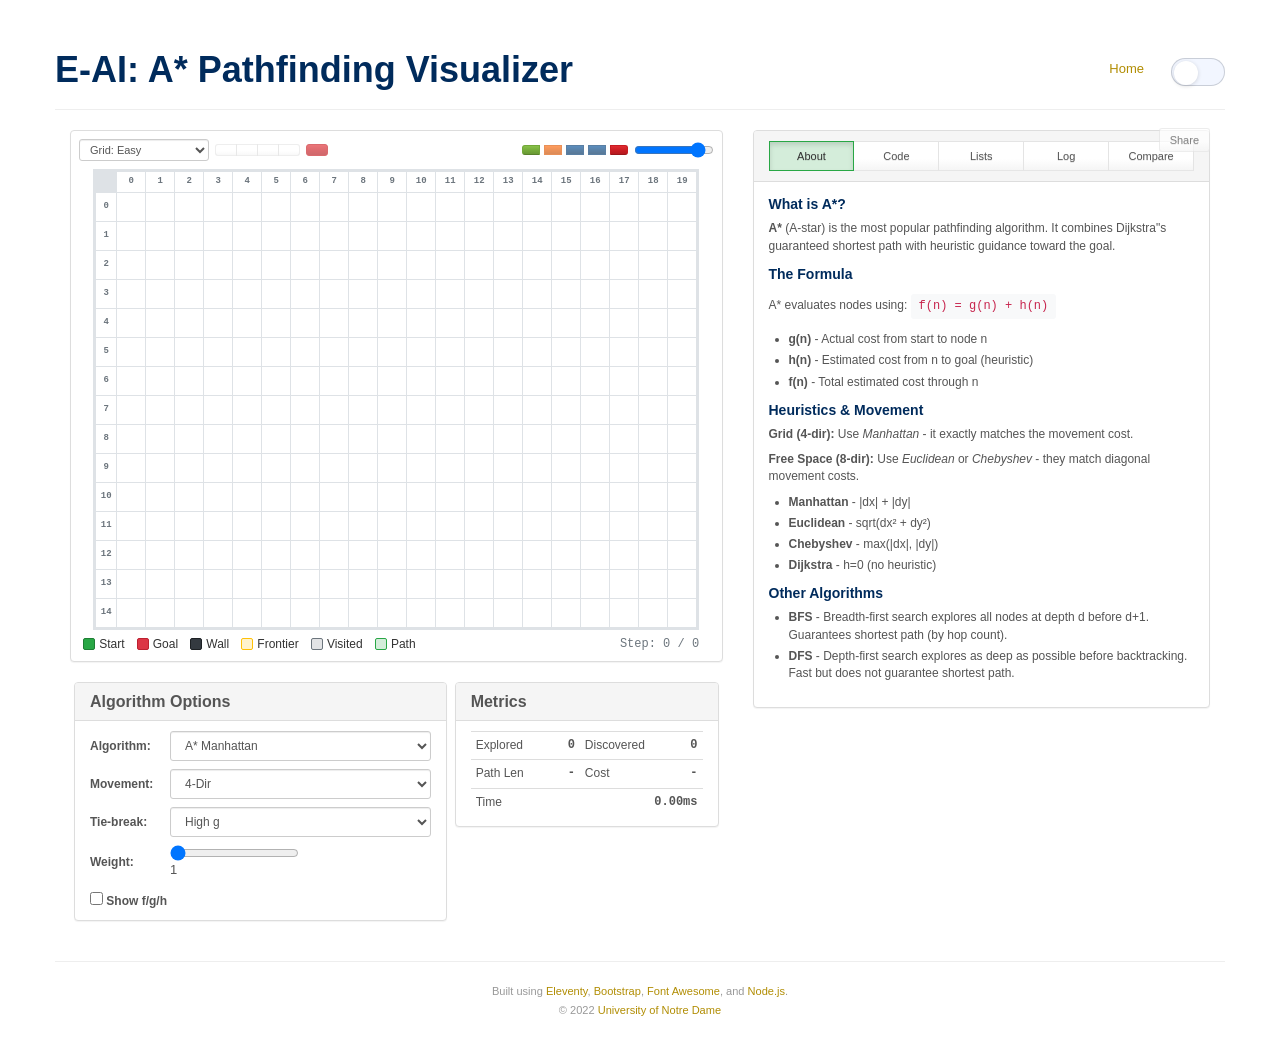
<file: index.html>
<!DOCTYPE html>
<html lang="en" data-theme="bluegold">
    <head>
	<meta charset="utf-8">
	<meta http-equiv="X-UA-Compatible" content="IE=edge">
	<meta name="viewport" content="width=device-width, initial-scale=1">

	<meta name="description" content="Visualize the A* search algorithm finding optimal paths through grids. Compare heuristics like Manhattan, Euclidean, and Dijkstra.">
	<meta name="author" content="William Theisen">

	<title>A* Pathfinding Visualizer | Exploring Artificial Intelligence</title>

	<link rel="canonical" href="astar.html">

	<!-- Open Graph -->
	<meta property="og:type" content="article">
	<meta property="og:title" content="A* Pathfinding Visualizer | Exploring Artificial Intelligence">
	<meta property="og:description" content="Visualize the A* search algorithm finding optimal paths through grids. Compare heuristics like Manhattan, Euclidean, and Dijkstra.">
	<meta property="og:url" content="astar.html">
	<meta property="og:image" content="https://ai.williamtheisen.com/static/img/og-default.png">
	<meta property="og:site_name" content="Exploring Artificial Intelligence">
	<!-- JSON-LD Structured Data -->
	
	<script type="application/ld+json">
	{
		"@context": "https://schema.org",
		"@type": "LearningResource",
		"name": "A* Pathfinding Visualizer",
		"description": "Visualize the A* search algorithm finding optimal paths through grids. Compare heuristics like Manhattan, Euclidean, and Dijkstra.",
		"url": "https://ai.williamtheisen.com/astar.html",
		"image": "https://ai.williamtheisen.com/static/img/og-default.png",
		"educationalLevel": "Undergraduate",
		"learningResourceType": "Interactive visualization",
		"author": {
			"@type": "Person",
			"name": "William Theisen"
		},
		"provider": {
			"@type": "Organization",
			"name": "University of Notre Dame"
		},
		"keywords": "Search, Heuristics"
	}
	</script>
	

	<!-- Theme CSS (toggleable) -->
	<link id="theme-style" href="bluegold.css" rel="stylesheet">
	
	<!-- Shared visualization styles -->
	<link rel="stylesheet" href="visualizations.css">

	<style>
	body {
	    padding: 10px;
	}
	.resource-list {
	    list-style: none;
	    padding-left: 0;
	    margin-bottom: 1.25em;
	}
	.resource-credit {
	    margin-left: 0.5em;
	    font-size: 0.85em;
	    color: #777;
	    font-style: italic;
	}
	.resource-credit::before {
	    content: "\2014";
	    margin-right: 0.35em;
	}
	.teaser-row {
	    position: relative;
	    padding-right: 42%;
	}
	.teaser-row .teaser-text {
	    margin-right: 0;
	}
	.teaser-row .teaser-image-col {
	    position: absolute;
	    right: 0;
	    top: 0;
	    height: 100%;
	    width: 41.66666667%;
	    display: flex;
	    align-items: center;
	    justify-content: center;
	    padding-left: 15px;
	    box-sizing: border-box;
	}
	.teaser-row .teaser-image {
	    max-height: 100%;
	    width: auto;
	    max-width: 100%;
	    object-fit: contain;
	}
	@media (max-width: 991px) {
	    .teaser-row {
	        padding-right: 0;
	    }
	    .teaser-row .teaser-image-col {
	        position: static;
	        height: auto;
	        width: 100%;
	        padding-left: 0;
	        margin-top: 1em;
	    }
	    .teaser-row .teaser-image {
	        max-height: 320px;
	    }
	}
#library-card-container {
    display: flex;
    flex-wrap: wrap;
    gap: 16px;
    margin-top: 10px;
    max-height: 540px;
    overflow-y: auto;
    padding-right: 8px;
}
.library-card-wrapper {
    flex: 1 1 calc(20% - 16px);
    max-width: calc(20% - 16px);
    min-width: 180px;
    display: flex;
    max-height: 100%;
}
    .theme-toggle-btn {
        position: relative;
        display: inline-flex;
        align-items: center;
        justify-content: space-between;
        width: 54px;
        height: 28px;
        margin-top: 8px;
        margin-left: 12px;
        padding: 0 8px;
        border-radius: 999px;
        border: 1px solid rgba(15, 23, 42, 0.18);
        background-color: #f2f6ff;
        cursor: pointer;
        transition: background-color 0.25s ease, border-color 0.25s ease;
    }
    .theme-toggle-btn:focus {
        outline: none;
        box-shadow: 0 0 0 3px rgba(59, 130, 246, 0.35);
    }
    .theme-toggle-btn .theme-icon,
    .theme-toggle-btn .theme-toggle-handle {
        pointer-events: none;
    }
    .theme-toggle-btn .theme-icon {
        font-size: 0.85em;
        opacity: 0.5;
        transition: opacity 0.25s ease;
        position: relative;
        z-index: 2;
    }
    .theme-toggle-btn .theme-icon--sun {
        color: #f59e0b;
        opacity: 1;
    }
    .theme-toggle-btn .theme-icon--moon {
        color: #c084fc;
    }
    .theme-toggle-btn .theme-toggle-handle {
        position: absolute;
        top: 2px;
        left: 2px;
        width: 24px;
        height: 24px;
        border-radius: 50%;
        background-color: #ffffff;
        box-shadow: 0 1px 4px rgba(0, 0, 0, 0.15);
        transition: transform 0.25s ease, background-color 0.25s ease;
        z-index: 1;
    }
    [data-theme="bluegold"] .theme-toggle-btn {
        background-color: #f2f6ff;
        border-color: rgba(15, 23, 42, 0.18);
    }
    [data-theme="bluegold"] .theme-toggle-btn .theme-toggle-handle {
        transform: translateX(0);
        background-color: #ffffff;
    }
    [data-theme="bluegold"] .theme-toggle-btn .theme-icon--sun {
        opacity: 1;
    }
    [data-theme="bluegold"] .theme-toggle-btn .theme-icon--moon {
        opacity: 0.35;
    }
    [data-theme="gruvbox-dark"] .theme-toggle-btn {
        background-color: #3c3836;
        border-color: #665c54;
        color: #ebdbb2;
    }
    [data-theme="gruvbox-dark"] .theme-toggle-btn .theme-toggle-handle {
        transform: translateX(26px);
        background-color: #1d2021;
    }
    [data-theme="gruvbox-dark"] .theme-toggle-btn .theme-icon--sun {
        opacity: 0.35;
    }
    [data-theme="gruvbox-dark"] .theme-toggle-btn .theme-icon--moon {
        opacity: 1;
    }
	.library-card {
	    display: flex;
	    flex-direction: column;
	    width: 100%;
	    border-radius: 6px;
	    border: 1px solid #ddd;
	    box-shadow: 0 2px 6px rgba(0, 0, 0, 0.08);
	    overflow: hidden;
	    background-color: #fff;
	    color: #333;
	}
	.library-card-cover {
	    aspect-ratio: 2 / 3;
	    width: 100%;
	    min-height: 220px;
	    max-height: 320px;
	    background-color: #f7f7f7;
	    display: grid;
	    place-items: center;
	    overflow: hidden;
	    padding: 6px;
	}
	.library-card-cover img {
	    width: 100%;
	    height: 100%;
	    object-fit: contain;
	    background-color: transparent;
	}
	.library-card-body {
	    flex: 1 1 auto;
	    display: flex;
	    flex-direction: column;
	}
	.library-card-title {
	    margin-top: 0;
	    font-size: 0.95em;
	    line-height: 1.35;
	    min-height: 2.7em;
	}
	.library-card-meta {
	    font-size: 0.82em;
	    color: #555;
	    margin-bottom: 6px;
	}
	.library-card-footer {
	    display: flex;
	    align-items: center;
	    justify-content: space-between;
	    font-size: 0.78em;
	}
	[data-theme="gruvbox-dark"] .library-card {
	    border-color: #504945;
	    box-shadow: 0 2px 6px rgba(0, 0, 0, 0.45);
	    background-color: #282828;
	    color: #ebdbb2;
	}
	[data-theme="gruvbox-dark"] .library-card-cover {
	    background-color: #32302f;
	}
	[data-theme="gruvbox-dark"] .library-card-body {
	    color: #ebdbb2;
	}
	[data-theme="gruvbox-dark"] .library-card-footer {
	    color: #d5c4a1;
	}
	[data-theme="gruvbox-dark"] .library-card-title,
	[data-theme="gruvbox-dark"] .library-card-meta {
	    color: #d5c4a1;
	}
	/* Learning cards */
	.learning-card-container {
	    display: flex;
	    flex-wrap: wrap;
	    gap: 16px;
	    margin-top: 10px;
	    max-height: 540px;
	    overflow-y: auto;
	    padding-right: 8px;
	}
	.learning-card-wrapper {
	    flex: 1 1 calc(25% - 16px);
	    max-width: calc(25% - 16px);
	    min-width: 220px;
	    display: flex;
	}
	@media (max-width: 991px) {
	    .learning-card-wrapper {
	        flex: 1 1 calc(50% - 16px);
	        max-width: calc(50% - 16px);
	    }
	}
	@media (max-width: 575px) {
	    .learning-card-wrapper {
	        flex: 1 1 100%;
	        max-width: 100%;
	    }
	}
	.learning-card {
	    display: flex;
	    flex-direction: column;
	    width: 100%;
	    border-radius: 6px;
	    border: 1px solid #ddd;
	    box-shadow: 0 2px 6px rgba(0, 0, 0, 0.08);
	    overflow: hidden;
	    background-color: #fff;
	    color: #333;
	    transition: transform 0.2s ease, box-shadow 0.2s ease;
	}
	.learning-card:hover {
	    transform: translateY(-2px);
	    box-shadow: 0 4px 12px rgba(0, 0, 0, 0.12);
	}
	.learning-card-header {
	    display: flex;
	    align-items: flex-start;
	    gap: 12px;
	    padding: 12px 12px 8px 12px;
	}
	.learning-card-icon {
	    width: 36px;
	    height: 36px;
	    border-radius: 6px;
	    background: #4e73df;
	    display: flex;
	    align-items: center;
	    justify-content: center;
	    flex-shrink: 0;
	}
	.learning-card-icon i {
	    font-size: 16px;
	    color: #fff;
	}
	.learning-card-icon.tweet-icon {
	    background: #1da1f2;
	}
	.learning-card-title-group {
	    flex: 1;
	    min-width: 0;
	}
	.learning-card-title {
	    margin: 0 0 4px 0;
	    font-size: 0.92em;
	    font-weight: 600;
	    line-height: 1.35;
	}
	.learning-card-title a {
	    color: inherit;
	    text-decoration: none;
	}
	.learning-card-title a:hover {
	    text-decoration: underline;
	}
	.learning-card-author {
	    font-size: 0.82em;
	    color: #666;
	    margin: 0;
	}
	.learning-card-body {
	    flex: 1 1 auto;
	    padding: 0 12px 12px 12px;
	    font-size: 0.85em;
	    color: #555;
	    line-height: 1.5;
	}
	.learning-card-body p {
	    margin: 0;
	}
	.learning-card-media {
	    display: flex;
	    flex-wrap: wrap;
	    gap: 6px;
	    justify-content: center;
	    padding: 0 12px;
	    margin-bottom: 8px;
	}
	.learning-card-media img {
	    max-width: 100%;
	    max-height: 150px;
	    border-radius: 6px;
	    object-fit: cover;
	}
	.learning-card-footer {
	    display: flex;
	    align-items: center;
	    justify-content: space-between;
	    padding: 8px 12px;
	    border-top: 1px solid #eee;
	    font-size: 0.78em;
	    margin-top: auto;
	}
	.learning-card-type {
	    padding: 2px 8px;
	    border-radius: 4px;
	    background: #f0f0f5;
	    color: #555;
	    font-weight: 500;
	    text-transform: capitalize;
	}
	.learning-card-date {
	    color: #777;
	}
	.learning-card-link {
	    color: #666;
	    font-size: 1.1em;
	    transition: color 0.2s ease;
	}
	.learning-card-link:hover {
	    color: #1da1f2;
	}
	/* Learning cards dark theme */
	[data-theme="gruvbox-dark"] .learning-card {
	    border-color: #504945;
	    box-shadow: 0 2px 6px rgba(0, 0, 0, 0.45);
	    background-color: #282828;
	    color: #ebdbb2;
	}
	[data-theme="gruvbox-dark"] .learning-card:hover {
	    box-shadow: 0 4px 12px rgba(0, 0, 0, 0.55);
	}
	[data-theme="gruvbox-dark"] .learning-card-icon {
	    background: #458588;
	}
	[data-theme="gruvbox-dark"] .learning-card-icon.tweet-icon {
	    background: #83a598;
	}
	[data-theme="gruvbox-dark"] .learning-card-title {
	    color: #ebdbb2;
	}
	[data-theme="gruvbox-dark"] .learning-card-author {
	    color: #a89984;
	}
	[data-theme="gruvbox-dark"] .learning-card-body {
	    color: #bdae93;
	}
	[data-theme="gruvbox-dark"] .learning-card-footer {
	    border-top-color: #504945;
	}
	[data-theme="gruvbox-dark"] .learning-card-type {
	    background: #3c3836;
	    color: #bdae93;
	}
	[data-theme="gruvbox-dark"] .learning-card-date {
	    color: #a89984;
	}
	[data-theme="gruvbox-dark"] .learning-card-link {
	    color: #a89984;
	}
	[data-theme="gruvbox-dark"] .learning-card-link:hover {
	    color: #83a598;
	}
	/* Video thumbnail styles */
	.learning-card-thumbnail {
	    position: relative;
	    aspect-ratio: 16 / 9;
	    overflow: hidden;
	    background: #000;
	    margin: 0 12px 12px 12px;
	    border-radius: 6px;
	}
	.learning-card-thumbnail img {
	    width: 100%;
	    height: 100%;
	    object-fit: cover;
	    transition: transform 0.2s ease;
	}
	.learning-card:hover .learning-card-thumbnail img {
	    transform: scale(1.03);
	}
	.learning-card-play-overlay {
	    position: absolute;
	    inset: 0;
	    display: flex;
	    align-items: center;
	    justify-content: center;
	    background: rgba(0, 0, 0, 0.25);
	    opacity: 0;
	    transition: opacity 0.2s ease;
	}
	.learning-card-thumbnail:hover .learning-card-play-overlay {
	    opacity: 1;
	}
	.learning-card-play-overlay i {
	    font-size: 40px;
	    color: #fff;
	    text-shadow: 0 2px 8px rgba(0, 0, 0, 0.4);
	}
	/* Dark theme video thumbnail */
	[data-theme="gruvbox-dark"] .learning-card-thumbnail {
	    background: #1d2021;
	}
	/* Musings / blog cards */
	.musings-list {
	    display: flex;
	    flex-direction: column;
	    gap: 16px;
	}
	.musing-card {
	    border-radius: 6px;
	    border: 1px solid #ddd;
	    box-shadow: 0 2px 6px rgba(0, 0, 0, 0.08);
	    background-color: #fff;
	    color: #333;
	    transition: transform 0.2s ease, box-shadow 0.2s ease;
	}
	.musing-card:hover {
	    transform: translateY(-2px);
	    box-shadow: 0 4px 12px rgba(0, 0, 0, 0.12);
	}
	.musing-card-body {
	    padding: 16px 20px;
	}
	.musing-card-title {
	    margin: 0 0 6px 0;
	    font-size: 1.05em;
	    font-weight: 600;
	    line-height: 1.35;
	}
	.musing-card-title a {
	    color: inherit;
	    text-decoration: none;
	}
	.musing-card-title a:hover {
	    text-decoration: underline;
	}
	.musing-card-date {
	    font-size: 0.82em;
	    color: #777;
	}
	.musing-card-summary {
	    margin: 10px 0 0 0;
	    font-size: 0.9em;
	    color: #555;
	    line-height: 1.55;
	}
	.musing-card-tags {
	    display: flex;
	    flex-wrap: wrap;
	    gap: 6px;
	    margin-top: 10px;
	}
	.musing-tag {
	    padding: 2px 10px;
	    border-radius: 4px;
	    background: #f0f0f5;
	    color: #555;
	    font-size: 0.78em;
	    font-weight: 500;
	}
	/* Musings dark theme */
	[data-theme="gruvbox-dark"] .musing-card {
	    border-color: #504945;
	    box-shadow: 0 2px 6px rgba(0, 0, 0, 0.45);
	    background-color: #282828;
	    color: #ebdbb2;
	}
	[data-theme="gruvbox-dark"] .musing-card:hover {
	    box-shadow: 0 4px 12px rgba(0, 0, 0, 0.55);
	}
	[data-theme="gruvbox-dark"] .musing-card-title {
	    color: #ebdbb2;
	}
	[data-theme="gruvbox-dark"] .musing-card-date {
	    color: #a89984;
	}
	[data-theme="gruvbox-dark"] .musing-card-summary {
	    color: #bdae93;
	}
	[data-theme="gruvbox-dark"] .musing-tag {
	    background: #3c3836;
	    color: #bdae93;
	}
	/* Language toggle for bilingual posts */
	.lang-toggle {
	    display: inline-flex;
	    gap: 0;
	    border-radius: 6px;
	    overflow: hidden;
	    border: 1px solid #ddd;
	    margin-bottom: 20px;
	}
	.lang-btn {
	    padding: 6px 16px;
	    border: none;
	    background: #f5f5f5;
	    color: #555;
	    font-size: 0.85em;
	    font-weight: 500;
	    cursor: pointer;
	    transition: background-color 0.2s ease, color 0.2s ease;
	    outline: none;
	}
	.lang-btn:not(:last-child) {
	    border-right: 1px solid #ddd;
	}
	.lang-btn:hover {
	    background: #e8e8ee;
	}
	.lang-btn.active {
	    background: #4e73df;
	    color: #fff;
	}
	.lang-btn:focus-visible {
	    box-shadow: 0 0 0 3px rgba(78, 115, 223, 0.35);
	    z-index: 1;
	    position: relative;
	}
	.lang-section { display: none; }
	.lang-section.active { display: block; }
	/* Language toggle dark theme */
	[data-theme="gruvbox-dark"] .lang-toggle {
	    border-color: #504945;
	}
	[data-theme="gruvbox-dark"] .lang-btn {
	    background: #3c3836;
	    color: #bdae93;
	}
	[data-theme="gruvbox-dark"] .lang-btn:not(:last-child) {
	    border-right-color: #504945;
	}
	[data-theme="gruvbox-dark"] .lang-btn:hover {
	    background: #504945;
	}
	[data-theme="gruvbox-dark"] .lang-btn.active {
	    background: #458588;
	    color: #ebdbb2;
	}
	[data-theme="gruvbox-dark"] .lang-btn:focus-visible {
	    box-shadow: 0 0 0 3px rgba(69, 133, 136, 0.35);
	}
	/* Language indicator on homepage cards */
	.musing-card-lang {
	    display: inline-flex;
	    align-items: center;
	    gap: 4px;
	    font-size: 0.78em;
	    color: #888;
	    margin-left: 10px;
	}
	.musing-card-lang i { font-size: 0.9em; }
	[data-theme="gruvbox-dark"] .musing-card-lang { color: #a89984; }
	/* Musing post page styles */
	.musing-post-figure { margin-bottom: 24px; }
	.musing-post-figure img { width: 100%; border-radius: 8px; }
	.musing-post-figure figcaption { font-size: 0.85em; color: #777; margin-top: 8px; text-align: center; font-style: italic; }
	[data-theme="gruvbox-dark"] .musing-post-figure figcaption { color: #a89984; }
	.musing-post-header { margin-bottom: 30px; }
	.musing-post-meta-row { display: flex; justify-content: space-between; align-items: flex-start; gap: 16px; }
	.musing-post-meta-left { flex: 1; min-width: 0; }
	.musing-post-meta { font-size: 0.9em; color: #777; margin-bottom: 8px; }
	.musing-post-tags { display: flex; flex-wrap: wrap; gap: 6px; margin-top: 8px; }
	.musing-post-content { font-size: 1.05em; line-height: 1.75; }
	.musing-post-content h2,
	.musing-post-content h3,
	.musing-post-content h4 { margin-top: 1.5em; }
	.musing-post-content img { max-width: 100%; border-radius: 6px; }
	.musing-post-content pre { border-radius: 6px; padding: 16px; overflow-x: auto; }
	.musing-post-content blockquote {
	    border-left: 4px solid #4e73df;
	    padding-left: 16px;
	    margin-left: 0;
	    color: #555;
	    font-style: italic;
	}
	.musing-post-title { display: none; }
	.musing-post-title.active { display: block; }
	[data-theme="gruvbox-dark"] .musing-post-meta { color: #a89984; }
	[data-theme="gruvbox-dark"] .musing-post-content blockquote {
	    border-left-color: #458588;
	    color: #bdae93;
	}
	.embed-responsive {
 	    border-radius: 8px;
 	    border: 1px solid rgba(30, 41, 59, 0.18);
 	    box-shadow: 0 6px 16px rgba(15, 23, 42, 0.08);
 	    overflow: hidden;
 	    margin-bottom: 18px;
	}
	.course-embed {
	    background-color: #ffffff;
	    position: relative;
	    cursor: pointer;
	}
	.course-embed iframe {
	    pointer-events: none;
	}
	.course-embed__overlay {
	    position: absolute;
	    inset: 0;
	    z-index: 2;
	    display: block;
	    border-radius: inherit;
	    text-decoration: none;
	    color: inherit;
	    transition: background-color 0.2s ease;
	}
	.course-embed__overlay:hover,
	.course-embed__overlay:focus {
	    background-color: rgba(15, 23, 42, 0.15);
	    outline: none;
	}
	.course-embed__overlay:focus {
	    box-shadow: 0 0 0 3px rgba(59, 130, 246, 0.35);
	}
	.course-title-link {
	    color: inherit;
	    text-decoration: none;
	}
	.course-title-link:hover,
	.course-title-link:focus {
	    text-decoration: underline;
	}
	[data-theme="gruvbox-dark"] .embed-responsive {
	    border-color: #665c54;
	    box-shadow: 0 6px 18px rgba(0, 0, 0, 0.25);
	    background-color: rgba(40, 40, 40, 0.9);
	}
	[data-theme="gruvbox-dark"] .course-embed {
	    background-color: rgba(40, 40, 40, 0.9);
	}
	[data-theme="gruvbox-dark"] .course-embed__overlay:hover,
	[data-theme="gruvbox-dark"] .course-embed__overlay:focus {
	    background-color: rgba(235, 219, 178, 0.12);
	}
	[data-theme="gruvbox-dark"] .course-embed__overlay:focus {
	    box-shadow: 0 0 0 3px rgba(235, 219, 178, 0.25);
	}
	</style>
    </head>
    <body>
	<div class="container">

	    <div class="row">
		<div class="page-header">
		    <button type="button" class="theme-toggle-btn pull-right" id="theme-toggle" role="switch" aria-checked="false" aria-label="Switch to dark theme">
			<span class="theme-icon theme-icon--sun"><i class="fa-solid fa-sun"></i></span>
			<span class="theme-icon theme-icon--moon"><i class="fa-solid fa-moon"></i></span>
			<span class="theme-toggle-handle"></span>
		    </button>
		    <ul class="nav nav-pills pull-right">
			
			
			<li><a href="/"><i class="fa fa-home"></i> <span class="visible-md-inline visible-lg-inline">Home</span></a></li>
			
			
			
			
			
			
			
			
			
			
		    </ul>
		    
		    <h1><i class="fa fa-rocket"></i> E-AI: A* Pathfinding Visualizer</h1>
		    
		</div>
	    </div>

		





<link rel="stylesheet" href="astar.css">

<!-- Main Content: Grid (left) + Info Tabs (right) -->
<div class="row" id="main-content">
    
<button type="button" id="share-btn" class="btn btn-default btn-xs share-btn" title="Copy shareable link">
    <i class="fa fa-link"></i> Share
</button>

    <!-- Left Column: Pathfinding Grid + Options/Metrics -->
    <div class="col-md-7">
        <div class="panel panel-default">
            <div class="panel-body grid-panel-body">
                <!-- Combined Toolbar: Sample select, Edit buttons, Playback controls (custom - too integrated) -->
                <div class="unified-toolbar">
                    <div class="toolbar-left">
                        <div class="sample-select-wrapper">
                            <select id="sample-select" class="form-control input-sm">
                                <optgroup label="Grid Maps">
                                    <option value="easy" selected>Grid: Easy</option>
                                    <option value="medium">Grid: Medium</option>
                                    <option value="hard">Grid: Hard</option>
                                    <option value="maze">Grid: Maze</option>
                                    <option value="nosolution">Grid: No Solution</option>
                                    <option value="custom">Grid: Custom</option>
                                </optgroup>
                                <optgroup label="Direct Graphs">
                                    <option value="graph-simple">Graph: Simple</option>
                                    <option value="graph-trap">Graph: Trap</option>
                                    <option value="graph-custom">Graph: Custom</option>
                                </optgroup>
                            </select>
                        </div>
                        <!-- Grid edit buttons -->
                        <div class="btn-group edit-mode-buttons grid-controls" role="group" id="edit-mode-buttons">
                            <button type="button" class="btn btn-sm btn-default" data-mode="wall" title="Draw walls" disabled>
                                <i class="fa fa-square"></i>
                            </button>
                            <button type="button" class="btn btn-sm btn-default" data-mode="start" title="Place start" disabled>
                                <i class="fa fa-play-circle"></i>
                            </button>
                            <button type="button" class="btn btn-sm btn-default" data-mode="goal" title="Place goal" disabled>
                                <i class="fa fa-flag-checkered"></i>
                            </button>
                            <button type="button" class="btn btn-sm btn-default" data-mode="erase" title="Erase cells" disabled>
                                <i class="fa fa-eraser"></i>
                            </button>
                        </div>
                        <button id="btn-clear-grid" class="btn btn-sm btn-danger grid-controls" title="Clear entire grid" disabled>
                            <i class="fa fa-trash"></i>
                        </button>
                        <!-- Graph edit buttons (hidden by default) -->
                        <div class="btn-group graph-edit-buttons graph-controls" role="group" style="display: none;">
                            <button type="button" class="btn btn-sm btn-default" data-mode="node" title="Add/edit node" disabled>
                                <i class="fa fa-circle-o"></i>
                            </button>
                            <button type="button" class="btn btn-sm btn-default" data-mode="edge" title="Add edge" disabled>
                                <i class="fa fa-long-arrow-right"></i>
                            </button>
                            <button type="button" class="btn btn-sm btn-default" data-mode="start" title="Set start" disabled>
                                <i class="fa fa-play-circle"></i>
                            </button>
                            <button type="button" class="btn btn-sm btn-default" data-mode="goal" title="Set goal" disabled>
                                <i class="fa fa-flag-checkered"></i>
                            </button>
                            <button type="button" class="btn btn-sm btn-default" data-mode="delete" title="Delete" disabled>
                                <i class="fa fa-eraser"></i>
                            </button>
                        </div>
                        <button id="btn-clear-graph" class="btn btn-sm btn-danger graph-controls" title="Clear graph" disabled style="display: none;">
                            <i class="fa fa-trash"></i>
                        </button>
                    </div>
                    <div class="toolbar-right">
                        <div class="btn-group playback-buttons" role="group">
                            <button id="btn-solve" class="btn btn-sm btn-success" title="Run A* algorithm">
                                <i class="fa fa-play"></i>
                            </button>
                            <button id="btn-pause" class="btn btn-sm btn-warning" title="Pause/Resume" disabled>
                                <i class="fa fa-pause"></i>
                            </button>
                            <button id="btn-step-back" class="btn btn-sm btn-info" title="Step backward" disabled>
                                <i class="fa fa-step-backward"></i>
                            </button>
                            <button id="btn-step" class="btn btn-sm btn-info" title="Step forward" disabled>
                                <i class="fa fa-step-forward"></i>
                            </button>
                            <button id="btn-reset" class="btn btn-sm btn-danger" title="Reset visualization">
                                <i class="fa fa-refresh"></i>
                            </button>
                        </div>
                        <div class="speed-control-inline">
                            <input type="range" id="speed-slider" min="1" max="10" value="9" title="Playback speed">
                        </div>
                    </div>
                </div>

                <div class="grid-wrapper">
                    <!-- Grid visualization -->
                    <div id="pathfinding-grid" class="pathfinding-grid">
                        <!-- Grid cells generated by JavaScript -->
                    </div>
                    <svg id="heuristic-overlay" class="heuristic-overlay">
                        <!-- Heuristic visualization lines drawn here -->
                    </svg>
                    <!-- Graph visualization (hidden by default) -->
                    <div id="graph-visualization" class="graph-visualization" style="display: none;">
                        <!-- SVG graph rendered by JavaScript -->
                    </div>
                </div>

                <!-- Graph heuristics table (hidden by default) -->
                <div id="graph-heuristics-panel" class="graph-heuristics-panel graph-controls" style="display: none;">
                    <span class="heuristics-title">Node Heuristics (h-values)</span>
                    <div id="graph-heuristics-table" class="heuristics-table">
                        <!-- Populated by JavaScript -->
                    </div>
                </div>

                <div class="grid-footer">
                    <!-- Grid legend -->
                    <div class="grid-controls">
                        
<div class="grid-legend">
    
    <span class="legend-item">
        
        <span class="legend-color legend-start"></span>
        
        Start
    </span>
    
    <span class="legend-item">
        
        <span class="legend-color legend-goal"></span>
        
        Goal
    </span>
    
    <span class="legend-item">
        
        <span class="legend-color legend-wall"></span>
        
        Wall
    </span>
    
    <span class="legend-item">
        
        <span class="legend-color legend-open"></span>
        
        Frontier
    </span>
    
    <span class="legend-item">
        
        <span class="legend-color legend-closed"></span>
        
        Visited
    </span>
    
    <span class="legend-item">
        
        <span class="legend-color legend-path"></span>
        
        Path
    </span>
    
</div>

                    </div>
                    <!-- Graph legend (hidden by default) -->
                    <div class="graph-controls" style="display: none;">
                        
<div class="grid-legend">
    
    <span class="legend-item">
        
        <span class="legend-color legend-start"></span>
        
        Start
    </span>
    
    <span class="legend-item">
        
        <span class="legend-color legend-goal"></span>
        
        Goal
    </span>
    
    <span class="legend-item">
        
        <span class="legend-color legend-open"></span>
        
        Frontier
    </span>
    
    <span class="legend-item">
        
        <span class="legend-color legend-closed"></span>
        
        Visited
    </span>
    
    <span class="legend-item">
        
        <span class="legend-color legend-path"></span>
        
        Path
    </span>
    
</div>

                    </div>
                    <div class="playback-status">
                        <span id="playback-step">Step: 0 / 0</span>
                    </div>
                </div>
            </div>
        </div>

        <!-- Algorithm Options + Metrics (side by side under grid) -->
        <div class="row options-metrics-row">
            <div class="col-sm-7">
                
<div class="panel panel-default">
    <div class="panel-heading">
        <h3 class="panel-title"><i class="fa fa-cogs"></i> Algorithm Options</h3>
    </div>
    <div class="panel-body compact-panel">
        
        <div class="option-row">
            
            <label>Algorithm:</label>
            <select id="heuristic-select" class="form-control input-sm">
                
                <option value="manhattan" selected>A* Manhattan</option>
                
                <option value="euclidean">A* Euclidean</option>
                
                <option value="chebyshev">A* Chebyshev</option>
                
                <option value="dijkstra">Dijkstra (h=0)</option>
                
                <option value="bfs">BFS</option>
                
                <option value="dfs">DFS</option>
                
            </select>

            
        </div>
        
        <div class="option-row grid-controls">
            
            <label>Movement:</label>
            <select id="movement-mode" class="form-control input-sm">
                
                <option value="grid" selected>4-Dir</option>
                
                <option value="free">8-Dir</option>
                
            </select>

            
        </div>
        
        <div class="option-row">
            
            <label>Tie-break:</label>
            <select id="tiebreaker-select" class="form-control input-sm">
                
                <option value="none">None</option>
                
                <option value="highg" selected>High g</option>
                
                <option value="lowg">Low g</option>
                
            </select>

            
        </div>
        
        <div class="option-row">
            
            <label>Weight:</label>
            <div class="slider-control">
                <input type="range" id="heuristic-weight" min="1" max="3" value="1" step="0.1">
                <span id="weight-value">1</span>
            </div>

            
        </div>
        
        <div class="option-row">
            
            <label class="checkbox-label">
                <input type="checkbox" id="show-values">
                Show f/g/h
            </label>

            
        </div>
        
    </div>
</div>

            </div>
            <div class="col-sm-5">
                
<div class="panel panel-default">
    
    <div class="panel-heading">
        <h3 class="panel-title"><i class="fa fa-bar-chart"></i> Metrics</h3>
    </div>
    
    <div class="panel-body compact-panel">
        <table class="table table-condensed metrics-table">
            <tbody>
                
                    
                    <tr>
                        
                        <td><i class="fa fa-expand"></i> Explored</td>
                        <td id="metric-expanded" class="text-right metric-value">0</td>
                        
                        <td><i class="fa fa-plus-square"></i> Discovered</td>
                        <td id="metric-generated" class="text-right metric-value">0</td>
                        
                    </tr>
                    
                    <tr>
                        
                        <td><i class="fa fa-road"></i> Path Len</td>
                        <td id="metric-path-length" class="text-right metric-value">-</td>
                        
                        <td><i class="fa fa-calculator"></i> Cost</td>
                        <td id="metric-path-cost" class="text-right metric-value">-</td>
                        
                    </tr>
                    
                    <tr>
                        
                        <td><i class="fa fa-clock-o"></i> Time</td>
                        <td id="metric-time" class="text-right metric-value" colspan="3">0.00ms</td>
                        
                    </tr>
                    
                
            </tbody>
        </table>
        
    </div>
</div>

            </div>
        </div>
    </div>

    <!-- Right Column: Info Tabs -->
    <div class="col-md-5">
        
<div class="panel panel-default">
    <div class="panel-heading">
        
        <div class="btn-group info-panel-tabs" role="group">
            
            <button type="button"
                    class="btn btn-sm btn-default active"
                    data-tab="about">
                <i class="fa fa-info-circle"></i> About
            </button>
            
            <button type="button"
                    class="btn btn-sm btn-default"
                    data-tab="pseudocode">
                <i class="fa fa-code"></i> Code
            </button>
            
            <button type="button"
                    class="btn btn-sm btn-default"
                    data-tab="lists">
                <i class="fa fa-list"></i> Lists
            </button>
            
            <button type="button"
                    class="btn btn-sm btn-default"
                    data-tab="log">
                <i class="fa fa-terminal"></i> Log
            </button>
            
            <button type="button"
                    class="btn btn-sm btn-default"
                    data-tab="compare">
                <i class="fa fa-table"></i> Compare
            </button>
            
        </div>
        
    </div>
    <div class="panel-body info-panel-body">
        
        
        <div id="tab-about" class="info-tab-content active">
            
                    <h4><i class="fa fa-route"></i> What is A*?</h4>
                    <p>
                        <strong>A*</strong> (A-star) is the most popular pathfinding algorithm. It combines
                        Dijkstra"s guaranteed shortest path with heuristic guidance toward the goal.
                    </p>
                    <h4><i class="fa fa-calculator"></i> The Formula</h4>
                    <p>
                        A* evaluates nodes using: <code>f(n) = g(n) + h(n)</code>
                    </p>
                    <ul class="formula-list">
                        <li><strong>g(n)</strong> - Actual cost from start to node n</li>
                        <li><strong>h(n)</strong> - Estimated cost from n to goal (heuristic)</li>
                        <li><strong>f(n)</strong> - Total estimated cost through n</li>
                    </ul>
                    <h4><i class="fa fa-compass"></i> Heuristics & Movement</h4>
                    <p><strong>Grid (4-dir):</strong> Use <em>Manhattan</em> - it exactly matches the movement cost.</p>
                    <p><strong>Free Space (8-dir):</strong> Use <em>Euclidean</em> or <em>Chebyshev</em> - they match diagonal movement costs.</p>
                    <ul class="algorithm-list">
                        <li><strong>Manhattan</strong> - |dx| + |dy|</li>
                        <li><strong>Euclidean</strong> - sqrt(dx² + dy²)</li>
                        <li><strong>Chebyshev</strong> - max(|dx|, |dy|)</li>
                        <li><strong>Dijkstra</strong> - h=0 (no heuristic)</li>
                    </ul>
                    <h4><i class="fa fa-sitemap"></i> Other Algorithms</h4>
                    <ul class="algorithm-list">
                        <li><strong>BFS</strong> - Breadth-first search explores all nodes at depth d before d+1. Guarantees shortest path (by hop count).</li>
                        <li><strong>DFS</strong> - Depth-first search explores as deep as possible before backtracking. Fast but does not guarantee shortest path.</li>
                    </ul>
                
        </div>
        
        <div id="tab-pseudocode" class="info-tab-content">
            
                    <div class="pseudocode-container">
                        <pre class="pseudocode"><code><span class="line" data-line="init"><span class="keyword">function</span> <span class="function">A*</span>(start, goal):</span>
<span class="line" data-line="init-open">    openSet ← {start}</span>
<span class="line" data-line="init-closed">    closedSet ← {}</span>
<span class="line" data-line="init-g">    g[start] ← <span class="number">0</span></span>
<span class="line" data-line="init-f">    f[start] ← h(start, goal)</span>
<span class="line" data-line="while">    <span class="keyword">while</span> openSet <span class="keyword">is not</span> empty:</span>
<span class="line" data-line="select">        current ← node in openSet with lowest f</span>
<span class="line" data-line="goal-found">        <span class="keyword">if</span> current = goal:</span>
<span class="line" data-line="return-path">            <span class="keyword">return</span> reconstructPath(current)</span>
<span class="line" data-line="remove-open">        openSet.remove(current)</span>
<span class="line" data-line="add-closed">        closedSet.add(current)</span>
<span class="line" data-line="for-neighbor">        <span class="keyword">for each</span> neighbor <span class="keyword">of</span> current:</span>
<span class="line" data-line="skip-closed">            <span class="keyword">if</span> neighbor <span class="keyword">in</span> closedSet: <span class="keyword">continue</span></span>
<span class="line" data-line="tentative-g">            tentativeG ← g[current] + cost(current, neighbor)</span>
<span class="line" data-line="if-better">            <span class="keyword">if</span> tentativeG &lt; g[neighbor]:</span>
<span class="line" data-line="update-parent">                parent[neighbor] ← current</span>
<span class="line" data-line="update-g">                g[neighbor] ← tentativeG</span>
<span class="line" data-line="update-f">                f[neighbor] ← g[neighbor] + h(neighbor, goal)</span>
<span class="line" data-line="add-to-open">                <span class="keyword">if</span> neighbor <span class="keyword">not in</span> openSet:</span>
<span class="line" data-line="push-open">                    openSet.add(neighbor)</span>
<span class="line" data-line="no-path">    <span class="keyword">return</span> <span class="string">"no path found"</span></span></code></pre>
                    </div>
                    <div class="pseudocode-legend">
                        <span class="legend-active"><i class="fa fa-arrow-right"></i> Current step</span>
                    </div>
                
        </div>
        
        <div id="tab-lists" class="info-tab-content">
            
                    <div class="lists-container">
                        <div class="list-section">
                            <h5><i class="fa fa-folder-open"></i> Frontier <span id="open-count" class="badge">0</span></h5>
                            <div id="open-list" class="node-list">
                                <div class="list-empty">No nodes yet</div>
                            </div>
                        </div>
                        <div class="list-section">
                            <h5><i class="fa fa-folder"></i> Visited <span id="closed-count" class="badge">0</span></h5>
                            <div id="closed-list" class="node-list">
                                <div class="list-empty">No nodes yet</div>
                            </div>
                        </div>
                    </div>
                
        </div>
        
        <div id="tab-log" class="info-tab-content">
            
                    <div class="log-header">
                        <button id="btn-clear-log" class="btn btn-xs btn-default pull-right">
                            <i class="fa fa-trash"></i> Clear
                        </button>
                    </div>
                    <div id="execution-log" class="execution-log">
                        <div class="log-entry log-info">
                            <span class="log-icon"><i class="fa fa-info-circle"></i></span>
                            <span class="log-message">Select Custom to draw, then click Solve.</span>
                        </div>
                    </div>
                
        </div>
        
        <div id="tab-compare" class="info-tab-content">
            
                    <div class="compare-controls">
                        <button id="btn-run-comparison" class="btn btn-sm btn-default">
                            <i class="fa fa-refresh"></i> Refresh
                        </button>
                    </div>
                    <div class="compare-table-container">
                        <table id="comparison-table" class="table table-bordered table-striped table-condensed">
                            <thead>
                                <tr>
                                    <th>Heuristic</th>
                                    <th>Explored</th>
                                    <th>Discovered</th>
                                    <th>Path</th>
                                    <th>Cost</th>
                                    <th>Time</th>
                                </tr>
                            </thead>
                            <tbody></tbody>
                        </table>
                    </div>
                    <p class="compare-hint">
                        <i class="fa fa-lightbulb-o"></i> Click a row to visualize.
                    </p>
                
        </div>
        
        
    </div>
</div>

    </div>
</div>


	    <div class="row">
		<hr/>

		<footer class="text-center">
		    <p class="text-muted">
		    <small>
		    Built using
		    <a href="https://www.11ty.dev/">Eleventy</a>,
		    <a href="http://twitter.github.com/bootstrap/">Bootstrap</a>,
		    <a href="http://fortawesome.github.com/Font-Awesome/">Font Awesome</a>, and
		    <a href="https://nodejs.org/">Node.js</a>.
		    <br/>
		    &copy; 2022 <a href="http://www.nd.edu">University of Notre Dame</a>
		    </small>
		    </p>
		</footer>
	    </div>

	</div> <!-- /container -->

	<!-- Bootstrap core JavaScript
	================================================== -->
	<!-- Placed at the end of the document so the pages load faster -->
	<script src="https://ajax.googleapis.com/ajax/libs/jquery/1.11.3/jquery.min.js"></script>
	<script src="https://maxcdn.bootstrapcdn.com/bootstrap/3.3.7/js/bootstrap.min.js"></script>
	<!-- Shared visualization library modules (load before visualization scripts) -->
	
	<script type="module">
		// Load shared modules and expose them globally for IIFE-based visualizations
		import { PlaybackController } from 'playback-controller.js';
		import { ThemeManager } from 'theme-manager.js';
		import { Quadtree } from 'quadtree.js';
		import { setupHiDPICanvas, resetCanvasTransform, clearCanvas, roundRect, drawLine, drawCircle, getMousePosition, createOffscreenCanvas, CoordinateMapper, hexToRgb, colorLerp } from 'canvas-utils.js';
		import { TreeLayoutEngine } from 'tree-layout.js';
		import { normalize, clamp, euclideanDistance, manhattanDistance, chebyshevDistance, gaussian, lerp, remapRange } from 'math-utils.js';
		import { DatasetGenerators } from 'dataset-generators.js';
		import { URLStateManager } from 'url-state-manager.js';
		import { setTextContent, wireStepper, wireSlider } from 'dom-utils.js';

		window.VizLib = {
			PlaybackController,
			ThemeManager,
			Quadtree,
			setupHiDPICanvas,
			resetCanvasTransform,
			clearCanvas,
			CanvasUtils: { setupHiDPICanvas, resetCanvasTransform, clearCanvas, roundRect, drawLine, drawCircle, getMousePosition, createOffscreenCanvas, CoordinateMapper, hexToRgb, colorLerp },
			TreeLayoutEngine,
			MathUtils: { normalize, clamp, euclideanDistance, manhattanDistance, chebyshevDistance, gaussian, lerp, remapRange },
			DatasetGenerators,
			URLStateManager,
			DomUtils: { setTextContent, wireStepper, wireSlider }
		};

		// Helper for viz scripts to wait for VizLib readiness
		window.VizLib._ready = true;
		window.VizLib.onReady = function(fn) {
			if (window.VizLib._ready) fn();
			else window.addEventListener('vizlib-ready', fn);
		};

		// Signal that VizLib is ready
		window.dispatchEvent(new CustomEvent('vizlib-ready'));
	</script>
	<script src="astar.js"></script>
	<script type="module">
		// Auto-initialize URL state management for visualizations
		window.addEventListener('vizlib-ready', function() {
			if (document.getElementById('main-content')) {
				var urlState = new VizLib.URLStateManager();
				setTimeout(function() {
					urlState.applyFromURL();
					urlState.enableAutoSync();
					urlState.bindShareButton();
				}, 100);
				window._urlState = urlState;
			}
		});
	</script>
	
	<script>
	(function() {
	    var STORAGE_KEY = 'ai-landing-theme';
	    var prefix = '';
	    var themes = {
	        'gruvbox-dark': prefix + 'static/css/gruvbox-dark.css',
	        'bluegold': prefix + 'bluegold.css'
	    };
	    var linkEl = document.getElementById('theme-style');
	    var toggleBtn = document.getElementById('theme-toggle');
	    if (!linkEl || !toggleBtn) {
	        return;
	    }
        function updateButton(theme) {
            var isDark = theme === 'gruvbox-dark';
            var label = isDark ? 'Switch to light theme' : 'Switch to dark theme';
            toggleBtn.setAttribute('aria-label', label);
            toggleBtn.setAttribute('title', label);
            toggleBtn.setAttribute('aria-checked', isDark ? 'true' : 'false');
        }
        function updateNotebookFrames(theme) {
            var frames = document.querySelectorAll('iframe[data-src-dark][data-src-light]');
            var attr = theme === 'bluegold' ? 'data-src-light' : 'data-src-dark';
            Array.prototype.forEach.call(frames, function(frame) {
                var nextSrc = frame.getAttribute(attr);
                if (nextSrc && frame.getAttribute('src') !== nextSrc) {
                    frame.setAttribute('src', nextSrc);
                }
            });
        }
        function applyTheme(theme) {
            var name = themes[theme] ? theme : 'bluegold';
            linkEl.setAttribute('href', themes[name]);
            document.documentElement.setAttribute('data-theme', name);
            updateButton(name);
            updateNotebookFrames(name);
            return name;
        }
	    var savedTheme = (function() {
	        try {
	            return localStorage.getItem(STORAGE_KEY);
	        } catch (err) {
	            return null;
	        }
    })();
        var currentTheme = applyTheme(savedTheme);
        document.addEventListener('themechange', function(event) {
            updateNotebookFrames(event.detail || currentTheme);
        });
        toggleBtn.addEventListener('click', function() {
            var nextTheme = currentTheme === 'gruvbox-dark' ? 'bluegold' : 'gruvbox-dark';
            currentTheme = applyTheme(nextTheme);
            document.dispatchEvent(new CustomEvent('themechange', { detail: currentTheme }));
            try {
                localStorage.setItem(STORAGE_KEY, currentTheme);
            } catch (err) {
                /* ignore write errors */
            }
        });
	})();
	</script>
    </body>
</html>
</file>
<file: bluegold.css>
html {
  font-family: sans-serif;
  -ms-text-size-adjust: 100%;
  -webkit-text-size-adjust: 100%;
}
body {
  margin: 0;
}
article,
aside,
details,
figcaption,
figure,
footer,
header,
hgroup,
main,
menu,
nav,
section,
summary {
  display: block;
}
audio,
canvas,
progress,
video {
  display: inline-block;
  vertical-align: baseline;
}
audio:not([controls]) {
  display: none;
  height: 0;
}
[hidden],
template {
  display: none;
}
a {
  background-color: transparent;
}
a:active,
a:hover {
  outline: 0;
}
abbr[title] {
  border-bottom: 1px dotted;
}
b,
strong {
  font-weight: bold;
}
dfn {
  font-style: italic;
}
h1 {
  font-size: 2em;
  margin: 0.67em 0;
}
mark {
  background: #ff0;
  color: #000;
}
small {
  font-size: 80%;
}
sub,
sup {
  font-size: 75%;
  line-height: 0;
  position: relative;
  vertical-align: baseline;
}
sup {
  top: -0.5em;
}
sub {
  bottom: -0.25em;
}
img {
  border: 0;
}
svg:not(:root) {
  overflow: hidden;
}
figure {
  margin: 1em 40px;
}
hr {
  -webkit-box-sizing: content-box;
     -moz-box-sizing: content-box;
          box-sizing: content-box;
  height: 0;
}
pre {
  overflow: auto;
}
code,
kbd,
pre,
samp {
  font-family: Menlo, Monaco, Consolas, monospace;
  font-size: 1em;
}
button,
input,
optgroup,
select,
textarea {
  color: inherit;
  font: inherit;
  margin: 0;
}
button {
  overflow: visible;
}
button,
select {
  text-transform: none;
}
button,
html input[type="button"],
input[type="reset"],
input[type="submit"] {
  -webkit-appearance: button;
  cursor: pointer;
}
button[disabled],
html input[disabled] {
  cursor: default;
}
button::-moz-focus-inner,
input::-moz-focus-inner {
  border: 0;
  padding: 0;
}
input {
  line-height: normal;
}
input[type="checkbox"],
input[type="radio"] {
  -webkit-box-sizing: border-box;
     -moz-box-sizing: border-box;
          box-sizing: border-box;
  padding: 0;
}
input[type="number"]::-webkit-inner-spin-button,
input[type="number"]::-webkit-outer-spin-button {
  height: auto;
}
input[type="search"] {
  -webkit-appearance: textfield;
  -webkit-box-sizing: content-box;
     -moz-box-sizing: content-box;
          box-sizing: content-box;
}
input[type="search"]::-webkit-search-cancel-button,
input[type="search"]::-webkit-search-decoration {
  -webkit-appearance: none;
}
fieldset {
  border: 1px solid #c0c0c0;
  margin: 0 2px;
  padding: 0.35em 0.625em 0.75em;
}
legend {
  border: 0;
  padding: 0;
}
textarea {
  overflow: auto;
}
optgroup {
  font-weight: bold;
}
table {
  border-collapse: collapse;
  border-spacing: 0;
}
td,
th {
  padding: 0;
}
/*! Source: https://github.com/h5bp/html5-boilerplate/blob/master/src/css/main.css */
@media print {
  *,
  *:before,
  *:after {
    background: transparent !important;
    color: #000 !important;
    -webkit-box-shadow: none !important;
            box-shadow: none !important;
    text-shadow: none !important;
  }
  a,
  a:visited {
    text-decoration: underline;
  }
  a[href]:after {
    content: "";
  }
  abbr[title]:after {
    content: "";
  }
  a[href^="#"]:after,
  a[href^="javascript:"]:after {
    content: "";
  }
  pre,
  blockquote {
    border: 1px solid #999;
    page-break-inside: avoid;
  }
  thead {
    display: table-header-group;
  }
  tr,
  img {
    page-break-inside: avoid;
  }
  img {
    max-width: 100% !important;
  }
  p,
  h2,
  h3 {
    orphans: 3;
    widows: 3;
  }
  h2,
  h3 {
    page-break-after: avoid;
  }
  .navbar {
    display: none;
  }
  .btn > .caret,
  .dropup > .btn > .caret {
    border-top-color: #000 !important;
  }
  .label {
    border: 1px solid #000;
  }
  .table {
    border-collapse: collapse !important;
  }
  .table td,
  .table th {
    background-color: #fff !important;
  }
  .table-bordered th,
  .table-bordered td {
    border: 1px solid #ddd !important;
  }
  footer {
      display: none;
  }
  hr {
      display: none;
  }
  select {
    background: #fff !important;
  }
}
@font-face {
  font-family: 'Glyphicons Halflings';
  src: url('../fonts/glyphicons-halflings-regular.eot');
  src: url('../fonts/glyphicons-halflings-regular.eot?#iefix') format('embedded-opentype'), url('../fonts/glyphicons-halflings-regular.woff2') format('woff2'), url('../fonts/glyphicons-halflings-regular.woff') format('woff'), url('../fonts/glyphicons-halflings-regular.ttf') format('truetype'), url('../fonts/glyphicons-halflings-regular.svg#glyphicons_halflingsregular') format('svg');
}
.glyphicon {
  position: relative;
  top: 1px;
  display: inline-block;
  font-family: 'Glyphicons Halflings';
  font-style: normal;
  font-weight: normal;
  line-height: 1;
  -webkit-font-smoothing: antialiased;
  -moz-osx-font-smoothing: grayscale;
}
.glyphicon-asterisk:before {
  content: "\2a";
}
.glyphicon-plus:before {
  content: "\2b";
}
.glyphicon-euro:before,
.glyphicon-eur:before {
  content: "\20ac";
}
.glyphicon-minus:before {
  content: "\2212";
}
.glyphicon-cloud:before {
  content: "\2601";
}
.glyphicon-envelope:before {
  content: "\2709";
}
.glyphicon-pencil:before {
  content: "\270f";
}
.glyphicon-glass:before {
  content: "\e001";
}
.glyphicon-music:before {
  content: "\e002";
}
.glyphicon-search:before {
  content: "\e003";
}
.glyphicon-heart:before {
  content: "\e005";
}
.glyphicon-star:before {
  content: "\e006";
}
.glyphicon-star-empty:before {
  content: "\e007";
}
.glyphicon-user:before {
  content: "\e008";
}
.glyphicon-film:before {
  content: "\e009";
}
.glyphicon-th-large:before {
  content: "\e010";
}
.glyphicon-th:before {
  content: "\e011";
}
.glyphicon-th-list:before {
  content: "\e012";
}
.glyphicon-ok:before {
  content: "\e013";
}
.glyphicon-remove:before {
  content: "\e014";
}
.glyphicon-zoom-in:before {
  content: "\e015";
}
.glyphicon-zoom-out:before {
  content: "\e016";
}
.glyphicon-off:before {
  content: "\e017";
}
.glyphicon-signal:before {
  content: "\e018";
}
.glyphicon-cog:before {
  content: "\e019";
}
.glyphicon-trash:before {
  content: "\e020";
}
.glyphicon-home:before {
  content: "\e021";
}
.glyphicon-file:before {
  content: "\e022";
}
.glyphicon-time:before {
  content: "\e023";
}
.glyphicon-road:before {
  content: "\e024";
}
.glyphicon-download-alt:before {
  content: "\e025";
}
.glyphicon-download:before {
  content: "\e026";
}
.glyphicon-upload:before {
  content: "\e027";
}
.glyphicon-inbox:before {
  content: "\e028";
}
.glyphicon-play-circle:before {
  content: "\e029";
}
.glyphicon-repeat:before {
  content: "\e030";
}
.glyphicon-refresh:before {
  content: "\e031";
}
.glyphicon-list-alt:before {
  content: "\e032";
}
.glyphicon-lock:before {
  content: "\e033";
}
.glyphicon-flag:before {
  content: "\e034";
}
.glyphicon-headphones:before {
  content: "\e035";
}
.glyphicon-volume-off:before {
  content: "\e036";
}
.glyphicon-volume-down:before {
  content: "\e037";
}
.glyphicon-volume-up:before {
  content: "\e038";
}
.glyphicon-qrcode:before {
  content: "\e039";
}
.glyphicon-barcode:before {
  content: "\e040";
}
.glyphicon-tag:before {
  content: "\e041";
}
.glyphicon-tags:before {
  content: "\e042";
}
.glyphicon-book:before {
  content: "\e043";
}
.glyphicon-bookmark:before {
  content: "\e044";
}
.glyphicon-print:before {
  content: "\e045";
}
.glyphicon-camera:before {
  content: "\e046";
}
.glyphicon-font:before {
  content: "\e047";
}
.glyphicon-bold:before {
  content: "\e048";
}
.glyphicon-italic:before {
  content: "\e049";
}
.glyphicon-text-height:before {
  content: "\e050";
}
.glyphicon-text-width:before {
  content: "\e051";
}
.glyphicon-align-left:before {
  content: "\e052";
}
.glyphicon-align-center:before {
  content: "\e053";
}
.glyphicon-align-right:before {
  content: "\e054";
}
.glyphicon-align-justify:before {
  content: "\e055";
}
.glyphicon-list:before {
  content: "\e056";
}
.glyphicon-indent-left:before {
  content: "\e057";
}
.glyphicon-indent-right:before {
  content: "\e058";
}
.glyphicon-facetime-video:before {
  content: "\e059";
}
.glyphicon-picture:before {
  content: "\e060";
}
.glyphicon-map-marker:before {
  content: "\e062";
}
.glyphicon-adjust:before {
  content: "\e063";
}
.glyphicon-tint:before {
  content: "\e064";
}
.glyphicon-edit:before {
  content: "\e065";
}
.glyphicon-share:before {
  content: "\e066";
}
.glyphicon-check:before {
  content: "\e067";
}
.glyphicon-move:before {
  content: "\e068";
}
.glyphicon-step-backward:before {
  content: "\e069";
}
.glyphicon-fast-backward:before {
  content: "\e070";
}
.glyphicon-backward:before {
  content: "\e071";
}
.glyphicon-play:before {
  content: "\e072";
}
.glyphicon-pause:before {
  content: "\e073";
}
.glyphicon-stop:before {
  content: "\e074";
}
.glyphicon-forward:before {
  content: "\e075";
}
.glyphicon-fast-forward:before {
  content: "\e076";
}
.glyphicon-step-forward:before {
  content: "\e077";
}
.glyphicon-eject:before {
  content: "\e078";
}
.glyphicon-chevron-left:before {
  content: "\e079";
}
.glyphicon-chevron-right:before {
  content: "\e080";
}
.glyphicon-plus-sign:before {
  content: "\e081";
}
.glyphicon-minus-sign:before {
  content: "\e082";
}
.glyphicon-remove-sign:before {
  content: "\e083";
}
.glyphicon-ok-sign:before {
  content: "\e084";
}
.glyphicon-question-sign:before {
  content: "\e085";
}
.glyphicon-info-sign:before {
  content: "\e086";
}
.glyphicon-screenshot:before {
  content: "\e087";
}
.glyphicon-remove-circle:before {
  content: "\e088";
}
.glyphicon-ok-circle:before {
  content: "\e089";
}
.glyphicon-ban-circle:before {
  content: "\e090";
}
.glyphicon-arrow-left:before {
  content: "\e091";
}
.glyphicon-arrow-right:before {
  content: "\e092";
}
.glyphicon-arrow-up:before {
  content: "\e093";
}
.glyphicon-arrow-down:before {
  content: "\e094";
}
.glyphicon-share-alt:before {
  content: "\e095";
}
.glyphicon-resize-full:before {
  content: "\e096";
}
.glyphicon-resize-small:before {
  content: "\e097";
}
.glyphicon-exclamation-sign:before {
  content: "\e101";
}
.glyphicon-gift:before {
  content: "\e102";
}
.glyphicon-leaf:before {
  content: "\e103";
}
.glyphicon-fire:before {
  content: "\e104";
}
.glyphicon-eye-open:before {
  content: "\e105";
}
.glyphicon-eye-close:before {
  content: "\e106";
}
.glyphicon-warning-sign:before {
  content: "\e107";
}
.glyphicon-plane:before {
  content: "\e108";
}
.glyphicon-calendar:before {
  content: "\e109";
}
.glyphicon-random:before {
  content: "\e110";
}
.glyphicon-comment:before {
  content: "\e111";
}
.glyphicon-magnet:before {
  content: "\e112";
}
.glyphicon-chevron-up:before {
  content: "\e113";
}
.glyphicon-chevron-down:before {
  content: "\e114";
}
.glyphicon-retweet:before {
  content: "\e115";
}
.glyphicon-shopping-cart:before {
  content: "\e116";
}
.glyphicon-folder-close:before {
  content: "\e117";
}
.glyphicon-folder-open:before {
  content: "\e118";
}
.glyphicon-resize-vertical:before {
  content: "\e119";
}
.glyphicon-resize-horizontal:before {
  content: "\e120";
}
.glyphicon-hdd:before {
  content: "\e121";
}
.glyphicon-bullhorn:before {
  content: "\e122";
}
.glyphicon-bell:before {
  content: "\e123";
}
.glyphicon-certificate:before {
  content: "\e124";
}
.glyphicon-thumbs-up:before {
  content: "\e125";
}
.glyphicon-thumbs-down:before {
  content: "\e126";
}
.glyphicon-hand-right:before {
  content: "\e127";
}
.glyphicon-hand-left:before {
  content: "\e128";
}
.glyphicon-hand-up:before {
  content: "\e129";
}
.glyphicon-hand-down:before {
  content: "\e130";
}
.glyphicon-circle-arrow-right:before {
  content: "\e131";
}
.glyphicon-circle-arrow-left:before {
  content: "\e132";
}
.glyphicon-circle-arrow-up:before {
  content: "\e133";
}
.glyphicon-circle-arrow-down:before {
  content: "\e134";
}
.glyphicon-globe:before {
  content: "\e135";
}
.glyphicon-wrench:before {
  content: "\e136";
}
.glyphicon-tasks:before {
  content: "\e137";
}
.glyphicon-filter:before {
  content: "\e138";
}
.glyphicon-briefcase:before {
  content: "\e139";
}
.glyphicon-fullscreen:before {
  content: "\e140";
}
.glyphicon-dashboard:before {
  content: "\e141";
}
.glyphicon-paperclip:before {
  content: "\e142";
}
.glyphicon-heart-empty:before {
  content: "\e143";
}
.glyphicon-link:before {
  content: "\e144";
}
.glyphicon-phone:before {
  content: "\e145";
}
.glyphicon-pushpin:before {
  content: "\e146";
}
.glyphicon-usd:before {
  content: "\e148";
}
.glyphicon-gbp:before {
  content: "\e149";
}
.glyphicon-sort:before {
  content: "\e150";
}
.glyphicon-sort-by-alphabet:before {
  content: "\e151";
}
.glyphicon-sort-by-alphabet-alt:before {
  content: "\e152";
}
.glyphicon-sort-by-order:before {
  content: "\e153";
}
.glyphicon-sort-by-order-alt:before {
  content: "\e154";
}
.glyphicon-sort-by-attributes:before {
  content: "\e155";
}
.glyphicon-sort-by-attributes-alt:before {
  content: "\e156";
}
.glyphicon-unchecked:before {
  content: "\e157";
}
.glyphicon-expand:before {
  content: "\e158";
}
.glyphicon-collapse-down:before {
  content: "\e159";
}
.glyphicon-collapse-up:before {
  content: "\e160";
}
.glyphicon-log-in:before {
  content: "\e161";
}
.glyphicon-flash:before {
  content: "\e162";
}
.glyphicon-log-out:before {
  content: "\e163";
}
.glyphicon-new-window:before {
  content: "\e164";
}
.glyphicon-record:before {
  content: "\e165";
}
.glyphicon-save:before {
  content: "\e166";
}
.glyphicon-open:before {
  content: "\e167";
}
.glyphicon-saved:before {
  content: "\e168";
}
.glyphicon-import:before {
  content: "\e169";
}
.glyphicon-export:before {
  content: "\e170";
}
.glyphicon-send:before {
  content: "\e171";
}
.glyphicon-floppy-disk:before {
  content: "\e172";
}
.glyphicon-floppy-saved:before {
  content: "\e173";
}
.glyphicon-floppy-remove:before {
  content: "\e174";
}
.glyphicon-floppy-save:before {
  content: "\e175";
}
.glyphicon-floppy-open:before {
  content: "\e176";
}
.glyphicon-credit-card:before {
  content: "\e177";
}
.glyphicon-transfer:before {
  content: "\e178";
}
.glyphicon-cutlery:before {
  content: "\e179";
}
.glyphicon-header:before {
  content: "\e180";
}
.glyphicon-compressed:before {
  content: "\e181";
}
.glyphicon-earphone:before {
  content: "\e182";
}
.glyphicon-phone-alt:before {
  content: "\e183";
}
.glyphicon-tower:before {
  content: "\e184";
}
.glyphicon-stats:before {
  content: "\e185";
}
.glyphicon-sd-video:before {
  content: "\e186";
}
.glyphicon-hd-video:before {
  content: "\e187";
}
.glyphicon-subtitles:before {
  content: "\e188";
}
.glyphicon-sound-stereo:before {
  content: "\e189";
}
.glyphicon-sound-dolby:before {
  content: "\e190";
}
.glyphicon-sound-5-1:before {
  content: "\e191";
}
.glyphicon-sound-6-1:before {
  content: "\e192";
}
.glyphicon-sound-7-1:before {
  content: "\e193";
}
.glyphicon-copyright-mark:before {
  content: "\e194";
}
.glyphicon-registration-mark:before {
  content: "\e195";
}
.glyphicon-cloud-download:before {
  content: "\e197";
}
.glyphicon-cloud-upload:before {
  content: "\e198";
}
.glyphicon-tree-conifer:before {
  content: "\e199";
}
.glyphicon-tree-deciduous:before {
  content: "\e200";
}
.glyphicon-cd:before {
  content: "\e201";
}
.glyphicon-save-file:before {
  content: "\e202";
}
.glyphicon-open-file:before {
  content: "\e203";
}
.glyphicon-level-up:before {
  content: "\e204";
}
.glyphicon-copy:before {
  content: "\e205";
}
.glyphicon-paste:before {
  content: "\e206";
}
.glyphicon-alert:before {
  content: "\e209";
}
.glyphicon-equalizer:before {
  content: "\e210";
}
.glyphicon-king:before {
  content: "\e211";
}
.glyphicon-queen:before {
  content: "\e212";
}
.glyphicon-pawn:before {
  content: "\e213";
}
.glyphicon-bishop:before {
  content: "\e214";
}
.glyphicon-knight:before {
  content: "\e215";
}
.glyphicon-baby-formula:before {
  content: "\e216";
}
.glyphicon-tent:before {
  content: "\26fa";
}
.glyphicon-blackboard:before {
  content: "\e218";
}
.glyphicon-bed:before {
  content: "\e219";
}
.glyphicon-apple:before {
  content: "\f8ff";
}
.glyphicon-erase:before {
  content: "\e221";
}
.glyphicon-hourglass:before {
  content: "\231b";
}
.glyphicon-lamp:before {
  content: "\e223";
}
.glyphicon-duplicate:before {
  content: "\e224";
}
.glyphicon-piggy-bank:before {
  content: "\e225";
}
.glyphicon-scissors:before {
  content: "\e226";
}
.glyphicon-bitcoin:before {
  content: "\e227";
}
.glyphicon-btc:before {
  content: "\e227";
}
.glyphicon-xbt:before {
  content: "\e227";
}
.glyphicon-yen:before {
  content: "\00a5";
}
.glyphicon-jpy:before {
  content: "\00a5";
}
.glyphicon-ruble:before {
  content: "\20bd";
}
.glyphicon-rub:before {
  content: "\20bd";
}
.glyphicon-scale:before {
  content: "\e230";
}
.glyphicon-ice-lolly:before {
  content: "\e231";
}
.glyphicon-ice-lolly-tasted:before {
  content: "\e232";
}
.glyphicon-education:before {
  content: "\e233";
}
.glyphicon-option-horizontal:before {
  content: "\e234";
}
.glyphicon-option-vertical:before {
  content: "\e235";
}
.glyphicon-menu-hamburger:before {
  content: "\e236";
}
.glyphicon-modal-window:before {
  content: "\e237";
}
.glyphicon-oil:before {
  content: "\e238";
}
.glyphicon-grain:before {
  content: "\e239";
}
.glyphicon-sunglasses:before {
  content: "\e240";
}
.glyphicon-text-size:before {
  content: "\e241";
}
.glyphicon-text-color:before {
  content: "\e242";
}
.glyphicon-text-background:before {
  content: "\e243";
}
.glyphicon-object-align-top:before {
  content: "\e244";
}
.glyphicon-object-align-bottom:before {
  content: "\e245";
}
.glyphicon-object-align-horizontal:before {
  content: "\e246";
}
.glyphicon-object-align-left:before {
  content: "\e247";
}
.glyphicon-object-align-vertical:before {
  content: "\e248";
}
.glyphicon-object-align-right:before {
  content: "\e249";
}
.glyphicon-triangle-right:before {
  content: "\e250";
}
.glyphicon-triangle-left:before {
  content: "\e251";
}
.glyphicon-triangle-bottom:before {
  content: "\e252";
}
.glyphicon-triangle-top:before {
  content: "\e253";
}
.glyphicon-console:before {
  content: "\e254";
}
.glyphicon-superscript:before {
  content: "\e255";
}
.glyphicon-subscript:before {
  content: "\e256";
}
.glyphicon-menu-left:before {
  content: "\e257";
}
.glyphicon-menu-right:before {
  content: "\e258";
}
.glyphicon-menu-down:before {
  content: "\e259";
}
.glyphicon-menu-up:before {
  content: "\e260";
}
* {
  -webkit-box-sizing: border-box;
  -moz-box-sizing: border-box;
  box-sizing: border-box;
}
*:before,
*:after {
  -webkit-box-sizing: border-box;
  -moz-box-sizing: border-box;
  box-sizing: border-box;
}
html {
  font-size: 10px;
  -webkit-tap-highlight-color: rgba(0, 0, 0, 0);
}
body {
  font-family: "Roboto", Helvetica, sans-serif;
  font-size: 13px;
  line-height: 1.42857143;
  color: #555555;
  background-color: #ffffff;
}
input,
button,
select,
textarea {
  font-family: inherit;
  font-size: inherit;
  line-height: inherit;
}
a {
  color: #b18d03;
  text-decoration: none;
}
a:hover,
a:focus {
  color: #b18d03;
  text-decoration: underline;
}
a:focus {
  outline: thin dotted;
  outline: 5px auto -webkit-focus-ring-color;
  outline-offset: -2px;
}
figure {
  margin: 0;
}
img {
  vertical-align: middle;
}
.img-responsive,
.thumbnail > img,
.thumbnail a > img,
.carousel-inner > .item > img,
.carousel-inner > .item > a > img {
  display: block;
  max-width: 100%;
  height: auto;
}
.img-rounded {
  border-radius: 6px;
}
.img-thumbnail {
  padding: 4px;
  line-height: 1.42857143;
  background-color: #ffffff;
  border: 1px solid #dddddd;
  border-radius: 4px;
  -webkit-transition: all 0.2s ease-in-out;
  -o-transition: all 0.2s ease-in-out;
  transition: all 0.2s ease-in-out;
  display: inline-block;
  max-width: 100%;
  height: auto;
}
.img-circle {
  border-radius: 50%;
}
hr {
  margin-top: 20px;
  margin-bottom: 20px;
  border: 0;
  border-top: 1px solid #eeeeee;
}
.sr-only {
  position: absolute;
  width: 1px;
  height: 1px;
  margin: -1px;
  padding: 0;
  overflow: hidden;
  clip: rect(0, 0, 0, 0);
  border: 0;
}
.sr-only-focusable:active,
.sr-only-focusable:focus {
  position: static;
  width: auto;
  height: auto;
  margin: 0;
  overflow: visible;
  clip: auto;
}
[role="button"] {
  cursor: pointer;
}
h1,
h2,
h3,
h4,
h5,
h6,
.h1,
.h2,
.h3,
.h4,
.h5,
.h6 {
  font-family: "Roboto", Helvetica, sans-serif;
  font-weight: bold;
  line-height: 1.1;
  color: #002b5c;
}
h1 small,
h2 small,
h3 small,
h4 small,
h5 small,
h6 small,
.h1 small,
.h2 small,
.h3 small,
.h4 small,
.h5 small,
.h6 small,
h1 .small,
h2 .small,
h3 .small,
h4 .small,
h5 .small,
h6 .small,
.h1 .small,
.h2 .small,
.h3 .small,
.h4 .small,
.h5 .small,
.h6 .small {
  font-weight: normal;
  line-height: 1;
  color: #999999;
}
h1,
.h1,
h2,
.h2,
h3,
.h3 {
  margin-top: 20px;
  margin-bottom: 10px;
}
h1 small,
.h1 small,
h2 small,
.h2 small,
h3 small,
.h3 small,
h1 .small,
.h1 .small,
h2 .small,
.h2 .small,
h3 .small,
.h3 .small {
  font-size: 65%;
}
h4,
.h4,
h5,
.h5,
h6,
.h6 {
  margin-top: 10px;
  margin-bottom: 10px;
}
h4 small,
.h4 small,
h5 small,
.h5 small,
h6 small,
.h6 small,
h4 .small,
.h4 .small,
h5 .small,
.h5 .small,
h6 .small,
.h6 .small {
  font-size: 75%;
}
h1,
.h1 {
  font-size: 36px;
}
h2,
.h2 {
  font-size: 30px;
}
h3,
.h3 {
  font-size: 24px;
}
h4,
.h4 {
  font-size: 18px;
}
h5,
.h5 {
  font-size: 14px;
}
h6,
.h6 {
  font-size: 12px;
}
p {
  margin: 0 0 10px;
}
.lead {
  margin-bottom: 20px;
  font-size: 16px;
  font-weight: 300;
  line-height: 1.4;
}
@media (min-width: 768px) {
  .lead {
    font-size: 21px;
  }
}
small,
.small {
  font-size: 85%;
}
cite {
  font-style: normal;
}
mark,
.mark {
  background-color: #fcf8e3;
  padding: .2em;
}
.text-left {
  text-align: left;
}
.text-right {
  text-align: right;
}
.text-center {
  text-align: center;
}
.text-justify {
  text-align: justify;
}
.text-nowrap {
  white-space: nowrap;
}
.text-strong {
  font-weight: bold;
}
.text-lowercase {
  text-transform: lowercase;
}
.text-uppercase {
  text-transform: uppercase;
}
.text-capitalize {
  text-transform: capitalize;
}
.text-muted {
  color: #999999;
}
.text-primary {
  color: #002b5c;
}
a.text-primary:hover,
a.text-primary:focus {
  color: #178acc;
}
.text-success {
  color: #468847;
}
a.text-success:hover,
a.text-success:focus {
  color: #356635;
}
.text-info {
  color: #3a87ad;
}
a.text-info:hover,
a.text-info:focus {
  color: #2d6987;
}
.text-warning {
  color: #c09853;
}
a.text-warning:hover,
a.text-warning:focus {
  color: #a47e3c;
}
.text-danger {
  color: #b94a48;
}
a.text-danger:hover,
a.text-danger:focus {
  color: #953b39;
}
.bg-primary {
  color: #fff;
  background-color: #002b5c;
}
a.bg-primary:hover,
a.bg-primary:focus {
  background-color: #178acc;
}
.bg-success {
  background-color: #dff0d8;
}
a.bg-success:hover,
a.bg-success:focus {
  background-color: #c1e2b3;
}
.bg-info {
  background-color: #d9edf7;
}
a.bg-info:hover,
a.bg-info:focus {
  background-color: #afd9ee;
}
.bg-warning {
  background-color: #fcf8e3;
}
a.bg-warning:hover,
a.bg-warning:focus {
  background-color: #f7ecb5;
}
.bg-danger {
  background-color: #f2dede;
}
a.bg-danger:hover,
a.bg-danger:focus {
  background-color: #e4b9b9;
}
.page-header {
  padding-bottom: 9px;
  margin: 40px 0 20px;
  border-bottom: 1px solid #eeeeee;
}
ul,
ol {
  margin-top: 0;
  margin-bottom: 10px;
}
ul ul,
ol ul,
ul ol,
ol ol {
  margin-bottom: 0;
}
.list-unstyled {
  padding-left: 0;
  list-style: none;
}
.list-inline {
  padding-left: 0;
  list-style: none;
  margin-left: -5px;
}
.list-inline > li {
  display: inline-block;
  padding-left: 5px;
  padding-right: 5px;
}
.list-spaced > li {
  padding-bottom: 10px;
}
dl {
  margin-top: 0;
  margin-bottom: 20px;
}
dt,
dd {
  line-height: 1.42857143;
}
dd {
  padding-bottom: 10px;
}
dt {
  font-weight: bold;
}
dd {
  margin-left: 0;
}
@media (min-width: 768px) {
  .dl-horizontal dt {
    float: left;
    width: 160px;
    clear: left;
    text-align: right;
    overflow: hidden;
    text-overflow: ellipsis;
    white-space: nowrap;
  }
  .dl-horizontal dd {
    margin-left: 180px;
  }
}
abbr[title],
abbr[data-original-title] {
  cursor: help;
  border-bottom: 1px dotted #999999;
}
.initialism {
  font-size: 90%;
  text-transform: uppercase;
}
blockquote {
  padding: 10px 20px;
  margin: 0 0 20px;
  font-size: 17.5px;
  border-left: 5px solid #eeeeee;
}
blockquote p:last-child,
blockquote ul:last-child,
blockquote ol:last-child {
  margin-bottom: 0;
}
blockquote footer,
blockquote small,
blockquote .small {
  display: block;
  font-size: 80%;
  line-height: 1.42857143;
  color: #999999;
}
blockquote footer:before,
blockquote small:before,
blockquote .small:before {
  content: '\2014 \00A0';
}
.blockquote-reverse,
blockquote.pull-right {
  padding-right: 15px;
  padding-left: 0;
  border-right: 5px solid #eeeeee;
  border-left: 0;
  text-align: right;
}
.blockquote-reverse footer:before,
blockquote.pull-right footer:before,
.blockquote-reverse small:before,
blockquote.pull-right small:before,
.blockquote-reverse .small:before,
blockquote.pull-right .small:before {
  content: '';
}
.blockquote-reverse footer:after,
blockquote.pull-right footer:after,
.blockquote-reverse small:after,
blockquote.pull-right small:after,
.blockquote-reverse .small:after,
blockquote.pull-right .small:after {
  content: '\00A0 \2014';
}
blockquote:before,
blockquote:after {
  content: "";
}
address {
  margin-bottom: 20px;
  font-style: normal;
  line-height: 1.42857143;
}
code,
kbd,
pre,
samp {
  font-family: Menlo, Monaco, Consolas, monospace;
}
code {
  padding: 2px 4px;
  font-size: 90%;
  color: #c7254e;
  background-color: #f9f2f4;
  border-radius: 4px;
}
kbd {
  padding: 2px 4px;
  font-size: 90%;
  color: #ffffff;
  background-color: #333333;
  border-radius: 3px;
  -webkit-box-shadow: inset 0 -1px 0 rgba(0, 0, 0, 0.25);
          box-shadow: inset 0 -1px 0 rgba(0, 0, 0, 0.25);
}
kbd kbd {
  padding: 0;
  font-size: 100%;
  font-weight: bold;
  -webkit-box-shadow: none;
          box-shadow: none;
}
pre {
  display: block;
  padding: 9.5px;
  margin: 0 0 10px;
  font-size: 13px;
  line-height: 1.42857143;
  word-break: break-all;
  word-wrap: break-word;
  color: #333333;
  background-color: #f5f5f5;
  border: 1px solid #cccccc;
  border-radius: 4px;
}
pre code {
  padding: 0;
  font-size: inherit;
  color: inherit;
  white-space: pre-wrap;
  background-color: transparent;
  border-radius: 0;
}
.pre-scrollable {
  max-height: 340px;
  overflow-y: scroll;
}
.container {
  margin-right: auto;
  margin-left: auto;
  padding-left: 15px;
  padding-right: 15px;
}
@media (min-width: 768px) {
  .container {
    width: 750px;
  }
}
@media (min-width: 992px) {
  .container {
    width: 970px;
  }
}
@media (min-width: 1200px) {
  .container {
    width: 1170px;
  }
}
.container-fluid {
  margin-right: auto;
  margin-left: auto;
  padding-left: 15px;
  padding-right: 15px;
}
.row {
  margin-left: -15px;
  margin-right: -15px;
}
.col-xs-1, .col-sm-1, .col-md-1, .col-lg-1, .col-xs-2, .col-sm-2, .col-md-2, .col-lg-2, .col-xs-3, .col-sm-3, .col-md-3, .col-lg-3, .col-xs-4, .col-sm-4, .col-md-4, .col-lg-4, .col-xs-5, .col-sm-5, .col-md-5, .col-lg-5, .col-xs-6, .col-sm-6, .col-md-6, .col-lg-6, .col-xs-7, .col-sm-7, .col-md-7, .col-lg-7, .col-xs-8, .col-sm-8, .col-md-8, .col-lg-8, .col-xs-9, .col-sm-9, .col-md-9, .col-lg-9, .col-xs-10, .col-sm-10, .col-md-10, .col-lg-10, .col-xs-11, .col-sm-11, .col-md-11, .col-lg-11, .col-xs-12, .col-sm-12, .col-md-12, .col-lg-12 {
  position: relative;
  min-height: 1px;
  padding-left: 15px;
  padding-right: 15px;
}
.col-xs-1, .col-xs-2, .col-xs-3, .col-xs-4, .col-xs-5, .col-xs-6, .col-xs-7, .col-xs-8, .col-xs-9, .col-xs-10, .col-xs-11, .col-xs-12 {
  float: left;
}
.col-xs-12 {
  width: 100%;
}
.col-xs-11 {
  width: 91.66666667%;
}
.col-xs-10 {
  width: 83.33333333%;
}
.col-xs-9 {
  width: 75%;
}
.col-xs-8 {
  width: 66.66666667%;
}
.col-xs-7 {
  width: 58.33333333%;
}
.col-xs-6 {
  width: 50%;
}
.col-xs-5 {
  width: 41.66666667%;
}
.col-xs-4 {
  width: 33.33333333%;
}
.col-xs-3 {
  width: 25%;
}
.col-xs-2 {
  width: 16.66666667%;
}
.col-xs-1 {
  width: 8.33333333%;
}
.col-xs-pull-12 {
  right: 100%;
}
.col-xs-pull-11 {
  right: 91.66666667%;
}
.col-xs-pull-10 {
  right: 83.33333333%;
}
.col-xs-pull-9 {
  right: 75%;
}
.col-xs-pull-8 {
  right: 66.66666667%;
}
.col-xs-pull-7 {
  right: 58.33333333%;
}
.col-xs-pull-6 {
  right: 50%;
}
.col-xs-pull-5 {
  right: 41.66666667%;
}
.col-xs-pull-4 {
  right: 33.33333333%;
}
.col-xs-pull-3 {
  right: 25%;
}
.col-xs-pull-2 {
  right: 16.66666667%;
}
.col-xs-pull-1 {
  right: 8.33333333%;
}
.col-xs-pull-0 {
  right: auto;
}
.col-xs-push-12 {
  left: 100%;
}
.col-xs-push-11 {
  left: 91.66666667%;
}
.col-xs-push-10 {
  left: 83.33333333%;
}
.col-xs-push-9 {
  left: 75%;
}
.col-xs-push-8 {
  left: 66.66666667%;
}
.col-xs-push-7 {
  left: 58.33333333%;
}
.col-xs-push-6 {
  left: 50%;
}
.col-xs-push-5 {
  left: 41.66666667%;
}
.col-xs-push-4 {
  left: 33.33333333%;
}
.col-xs-push-3 {
  left: 25%;
}
.col-xs-push-2 {
  left: 16.66666667%;
}
.col-xs-push-1 {
  left: 8.33333333%;
}
.col-xs-push-0 {
  left: auto;
}
.col-xs-offset-12 {
  margin-left: 100%;
}
.col-xs-offset-11 {
  margin-left: 91.66666667%;
}
.col-xs-offset-10 {
  margin-left: 83.33333333%;
}
.col-xs-offset-9 {
  margin-left: 75%;
}
.col-xs-offset-8 {
  margin-left: 66.66666667%;
}
.col-xs-offset-7 {
  margin-left: 58.33333333%;
}
.col-xs-offset-6 {
  margin-left: 50%;
}
.col-xs-offset-5 {
  margin-left: 41.66666667%;
}
.col-xs-offset-4 {
  margin-left: 33.33333333%;
}
.col-xs-offset-3 {
  margin-left: 25%;
}
.col-xs-offset-2 {
  margin-left: 16.66666667%;
}
.col-xs-offset-1 {
  margin-left: 8.33333333%;
}
.col-xs-offset-0 {
  margin-left: 0%;
}
@media (min-width: 768px) {
  .col-sm-1, .col-sm-2, .col-sm-3, .col-sm-4, .col-sm-5, .col-sm-6, .col-sm-7, .col-sm-8, .col-sm-9, .col-sm-10, .col-sm-11, .col-sm-12 {
    float: left;
  }
  .col-sm-12 {
    width: 100%;
  }
  .col-sm-11 {
    width: 91.66666667%;
  }
  .col-sm-10 {
    width: 83.33333333%;
  }
  .col-sm-9 {
    width: 75%;
  }
  .col-sm-8 {
    width: 66.66666667%;
  }
  .col-sm-7 {
    width: 58.33333333%;
  }
  .col-sm-6 {
    width: 50%;
  }
  .col-sm-5 {
    width: 41.66666667%;
  }
  .col-sm-4 {
    width: 33.33333333%;
  }
  .col-sm-3 {
    width: 25%;
  }
  .col-sm-2 {
    width: 16.66666667%;
  }
  .col-sm-1 {
    width: 8.33333333%;
  }
  .col-sm-pull-12 {
    right: 100%;
  }
  .col-sm-pull-11 {
    right: 91.66666667%;
  }
  .col-sm-pull-10 {
    right: 83.33333333%;
  }
  .col-sm-pull-9 {
    right: 75%;
  }
  .col-sm-pull-8 {
    right: 66.66666667%;
  }
  .col-sm-pull-7 {
    right: 58.33333333%;
  }
  .col-sm-pull-6 {
    right: 50%;
  }
  .col-sm-pull-5 {
    right: 41.66666667%;
  }
  .col-sm-pull-4 {
    right: 33.33333333%;
  }
  .col-sm-pull-3 {
    right: 25%;
  }
  .col-sm-pull-2 {
    right: 16.66666667%;
  }
  .col-sm-pull-1 {
    right: 8.33333333%;
  }
  .col-sm-pull-0 {
    right: auto;
  }
  .col-sm-push-12 {
    left: 100%;
  }
  .col-sm-push-11 {
    left: 91.66666667%;
  }
  .col-sm-push-10 {
    left: 83.33333333%;
  }
  .col-sm-push-9 {
    left: 75%;
  }
  .col-sm-push-8 {
    left: 66.66666667%;
  }
  .col-sm-push-7 {
    left: 58.33333333%;
  }
  .col-sm-push-6 {
    left: 50%;
  }
  .col-sm-push-5 {
    left: 41.66666667%;
  }
  .col-sm-push-4 {
    left: 33.33333333%;
  }
  .col-sm-push-3 {
    left: 25%;
  }
  .col-sm-push-2 {
    left: 16.66666667%;
  }
  .col-sm-push-1 {
    left: 8.33333333%;
  }
  .col-sm-push-0 {
    left: auto;
  }
  .col-sm-offset-12 {
    margin-left: 100%;
  }
  .col-sm-offset-11 {
    margin-left: 91.66666667%;
  }
  .col-sm-offset-10 {
    margin-left: 83.33333333%;
  }
  .col-sm-offset-9 {
    margin-left: 75%;
  }
  .col-sm-offset-8 {
    margin-left: 66.66666667%;
  }
  .col-sm-offset-7 {
    margin-left: 58.33333333%;
  }
  .col-sm-offset-6 {
    margin-left: 50%;
  }
  .col-sm-offset-5 {
    margin-left: 41.66666667%;
  }
  .col-sm-offset-4 {
    margin-left: 33.33333333%;
  }
  .col-sm-offset-3 {
    margin-left: 25%;
  }
  .col-sm-offset-2 {
    margin-left: 16.66666667%;
  }
  .col-sm-offset-1 {
    margin-left: 8.33333333%;
  }
  .col-sm-offset-0 {
    margin-left: 0%;
  }
}
@media (min-width: 992px) {
  .col-md-1, .col-md-2, .col-md-3, .col-md-4, .col-md-5, .col-md-6, .col-md-7, .col-md-8, .col-md-9, .col-md-10, .col-md-11, .col-md-12 {
    float: left;
  }
  .col-md-12 {
    width: 100%;
  }
  .col-md-11 {
    width: 91.66666667%;
  }
  .col-md-10 {
    width: 83.33333333%;
  }
  .col-md-9 {
    width: 75%;
  }
  .col-md-8 {
    width: 66.66666667%;
  }
  .col-md-7 {
    width: 58.33333333%;
  }
  .col-md-6 {
    width: 50%;
  }
  .col-md-5 {
    width: 41.66666667%;
  }
  .col-md-4 {
    width: 33.33333333%;
  }
  .col-md-3 {
    width: 25%;
  }
  .col-md-2 {
    width: 16.66666667%;
  }
  .col-md-1 {
    width: 8.33333333%;
  }
  .col-md-pull-12 {
    right: 100%;
  }
  .col-md-pull-11 {
    right: 91.66666667%;
  }
  .col-md-pull-10 {
    right: 83.33333333%;
  }
  .col-md-pull-9 {
    right: 75%;
  }
  .col-md-pull-8 {
    right: 66.66666667%;
  }
  .col-md-pull-7 {
    right: 58.33333333%;
  }
  .col-md-pull-6 {
    right: 50%;
  }
  .col-md-pull-5 {
    right: 41.66666667%;
  }
  .col-md-pull-4 {
    right: 33.33333333%;
  }
  .col-md-pull-3 {
    right: 25%;
  }
  .col-md-pull-2 {
    right: 16.66666667%;
  }
  .col-md-pull-1 {
    right: 8.33333333%;
  }
  .col-md-pull-0 {
    right: auto;
  }
  .col-md-push-12 {
    left: 100%;
  }
  .col-md-push-11 {
    left: 91.66666667%;
  }
  .col-md-push-10 {
    left: 83.33333333%;
  }
  .col-md-push-9 {
    left: 75%;
  }
  .col-md-push-8 {
    left: 66.66666667%;
  }
  .col-md-push-7 {
    left: 58.33333333%;
  }
  .col-md-push-6 {
    left: 50%;
  }
  .col-md-push-5 {
    left: 41.66666667%;
  }
  .col-md-push-4 {
    left: 33.33333333%;
  }
  .col-md-push-3 {
    left: 25%;
  }
  .col-md-push-2 {
    left: 16.66666667%;
  }
  .col-md-push-1 {
    left: 8.33333333%;
  }
  .col-md-push-0 {
    left: auto;
  }
  .col-md-offset-12 {
    margin-left: 100%;
  }
  .col-md-offset-11 {
    margin-left: 91.66666667%;
  }
  .col-md-offset-10 {
    margin-left: 83.33333333%;
  }
  .col-md-offset-9 {
    margin-left: 75%;
  }
  .col-md-offset-8 {
    margin-left: 66.66666667%;
  }
  .col-md-offset-7 {
    margin-left: 58.33333333%;
  }
  .col-md-offset-6 {
    margin-left: 50%;
  }
  .col-md-offset-5 {
    margin-left: 41.66666667%;
  }
  .col-md-offset-4 {
    margin-left: 33.33333333%;
  }
  .col-md-offset-3 {
    margin-left: 25%;
  }
  .col-md-offset-2 {
    margin-left: 16.66666667%;
  }
  .col-md-offset-1 {
    margin-left: 8.33333333%;
  }
  .col-md-offset-0 {
    margin-left: 0%;
  }
}
@media (min-width: 1200px) {
  .col-lg-1, .col-lg-2, .col-lg-3, .col-lg-4, .col-lg-5, .col-lg-6, .col-lg-7, .col-lg-8, .col-lg-9, .col-lg-10, .col-lg-11, .col-lg-12 {
    float: left;
  }
  .col-lg-12 {
    width: 100%;
  }
  .col-lg-11 {
    width: 91.66666667%;
  }
  .col-lg-10 {
    width: 83.33333333%;
  }
  .col-lg-9 {
    width: 75%;
  }
  .col-lg-8 {
    width: 66.66666667%;
  }
  .col-lg-7 {
    width: 58.33333333%;
  }
  .col-lg-6 {
    width: 50%;
  }
  .col-lg-5 {
    width: 41.66666667%;
  }
  .col-lg-4 {
    width: 33.33333333%;
  }
  .col-lg-3 {
    width: 25%;
  }
  .col-lg-2 {
    width: 16.66666667%;
  }
  .col-lg-1 {
    width: 8.33333333%;
  }
  .col-lg-pull-12 {
    right: 100%;
  }
  .col-lg-pull-11 {
    right: 91.66666667%;
  }
  .col-lg-pull-10 {
    right: 83.33333333%;
  }
  .col-lg-pull-9 {
    right: 75%;
  }
  .col-lg-pull-8 {
    right: 66.66666667%;
  }
  .col-lg-pull-7 {
    right: 58.33333333%;
  }
  .col-lg-pull-6 {
    right: 50%;
  }
  .col-lg-pull-5 {
    right: 41.66666667%;
  }
  .col-lg-pull-4 {
    right: 33.33333333%;
  }
  .col-lg-pull-3 {
    right: 25%;
  }
  .col-lg-pull-2 {
    right: 16.66666667%;
  }
  .col-lg-pull-1 {
    right: 8.33333333%;
  }
  .col-lg-pull-0 {
    right: auto;
  }
  .col-lg-push-12 {
    left: 100%;
  }
  .col-lg-push-11 {
    left: 91.66666667%;
  }
  .col-lg-push-10 {
    left: 83.33333333%;
  }
  .col-lg-push-9 {
    left: 75%;
  }
  .col-lg-push-8 {
    left: 66.66666667%;
  }
  .col-lg-push-7 {
    left: 58.33333333%;
  }
  .col-lg-push-6 {
    left: 50%;
  }
  .col-lg-push-5 {
    left: 41.66666667%;
  }
  .col-lg-push-4 {
    left: 33.33333333%;
  }
  .col-lg-push-3 {
    left: 25%;
  }
  .col-lg-push-2 {
    left: 16.66666667%;
  }
  .col-lg-push-1 {
    left: 8.33333333%;
  }
  .col-lg-push-0 {
    left: auto;
  }
  .col-lg-offset-12 {
    margin-left: 100%;
  }
  .col-lg-offset-11 {
    margin-left: 91.66666667%;
  }
  .col-lg-offset-10 {
    margin-left: 83.33333333%;
  }
  .col-lg-offset-9 {
    margin-left: 75%;
  }
  .col-lg-offset-8 {
    margin-left: 66.66666667%;
  }
  .col-lg-offset-7 {
    margin-left: 58.33333333%;
  }
  .col-lg-offset-6 {
    margin-left: 50%;
  }
  .col-lg-offset-5 {
    margin-left: 41.66666667%;
  }
  .col-lg-offset-4 {
    margin-left: 33.33333333%;
  }
  .col-lg-offset-3 {
    margin-left: 25%;
  }
  .col-lg-offset-2 {
    margin-left: 16.66666667%;
  }
  .col-lg-offset-1 {
    margin-left: 8.33333333%;
  }
  .col-lg-offset-0 {
    margin-left: 0%;
  }
}
table {
  background-color: transparent;
}
caption {
  padding-top: 8px;
  padding-bottom: 8px;
  color: #999999;
  text-align: left;
}
th {
  text-align: left;
}
.table {
  width: 100%;
  max-width: 100%;
  margin-bottom: 20px;
}
.table > thead > tr > th,
.table > tbody > tr > th,
.table > tfoot > tr > th,
.table > thead > tr > td,
.table > tbody > tr > td,
.table > tfoot > tr > td {
  padding: 8px;
  line-height: 1.42857143;
  vertical-align: top;
  border-top: 1px solid #dddddd;
}
.table > thead > tr > th {
  vertical-align: bottom;
  border-bottom: 2px solid #dddddd;
}
.table > caption + thead > tr:first-child > th,
.table > colgroup + thead > tr:first-child > th,
.table > thead:first-child > tr:first-child > th,
.table > caption + thead > tr:first-child > td,
.table > colgroup + thead > tr:first-child > td,
.table > thead:first-child > tr:first-child > td {
  border-top: 0;
}
.table > tbody + tbody {
  border-top: 2px solid #dddddd;
}
.table .table {
  background-color: #ffffff;
}
.table-condensed > thead > tr > th,
.table-condensed > tbody > tr > th,
.table-condensed > tfoot > tr > th,
.table-condensed > thead > tr > td,
.table-condensed > tbody > tr > td,
.table-condensed > tfoot > tr > td {
  padding: 5px;
}
.table-bordered {
  border: 1px solid #dddddd;
}
.table-bordered > thead > tr > th,
.table-bordered > tbody > tr > th,
.table-bordered > tfoot > tr > th,
.table-bordered > thead > tr > td,
.table-bordered > tbody > tr > td,
.table-bordered > tfoot > tr > td {
  border: 1px solid #dddddd;
}
.table-bordered > thead > tr > th,
.table-bordered > thead > tr > td {
  border-bottom-width: 2px;
}
.table-striped > tbody > tr:nth-of-type(odd) {
  background-color: #f9f9f9;
}
.table-hover > tbody > tr:hover {
  background-color: #f5f5f5;
}
table col[class*="col-"] {
  position: static;
  float: none;
  display: table-column;
}
table td[class*="col-"],
table th[class*="col-"] {
  position: static;
  float: none;
  display: table-cell;
}
.table > thead > tr > td.active,
.table > tbody > tr > td.active,
.table > tfoot > tr > td.active,
.table > thead > tr > th.active,
.table > tbody > tr > th.active,
.table > tfoot > tr > th.active,
.table > thead > tr.active > td,
.table > tbody > tr.active > td,
.table > tfoot > tr.active > td,
.table > thead > tr.active > th,
.table > tbody > tr.active > th,
.table > tfoot > tr.active > th {
  background-color: #f5f5f5;
}
.table-hover > tbody > tr > td.active:hover,
.table-hover > tbody > tr > th.active:hover,
.table-hover > tbody > tr.active:hover > td,
.table-hover > tbody > tr:hover > .active,
.table-hover > tbody > tr.active:hover > th {
  background-color: #e8e8e8;
}
.table > thead > tr > td.success,
.table > tbody > tr > td.success,
.table > tfoot > tr > td.success,
.table > thead > tr > th.success,
.table > tbody > tr > th.success,
.table > tfoot > tr > th.success,
.table > thead > tr.success > td,
.table > tbody > tr.success > td,
.table > tfoot > tr.success > td,
.table > thead > tr.success > th,
.table > tbody > tr.success > th,
.table > tfoot > tr.success > th {
  background-color: #dff0d8;
}
.table-hover > tbody > tr > td.success:hover,
.table-hover > tbody > tr > th.success:hover,
.table-hover > tbody > tr.success:hover > td,
.table-hover > tbody > tr:hover > .success,
.table-hover > tbody > tr.success:hover > th {
  background-color: #d0e9c6;
}
.table > thead > tr > td.info,
.table > tbody > tr > td.info,
.table > tfoot > tr > td.info,
.table > thead > tr > th.info,
.table > tbody > tr > th.info,
.table > tfoot > tr > th.info,
.table > thead > tr.info > td,
.table > tbody > tr.info > td,
.table > tfoot > tr.info > td,
.table > thead > tr.info > th,
.table > tbody > tr.info > th,
.table > tfoot > tr.info > th {
  background-color: #d9edf7;
}
.table-hover > tbody > tr > td.info:hover,
.table-hover > tbody > tr > th.info:hover,
.table-hover > tbody > tr.info:hover > td,
.table-hover > tbody > tr:hover > .info,
.table-hover > tbody > tr.info:hover > th {
  background-color: #c4e3f3;
}
.table > thead > tr > td.warning,
.table > tbody > tr > td.warning,
.table > tfoot > tr > td.warning,
.table > thead > tr > th.warning,
.table > tbody > tr > th.warning,
.table > tfoot > tr > th.warning,
.table > thead > tr.warning > td,
.table > tbody > tr.warning > td,
.table > tfoot > tr.warning > td,
.table > thead > tr.warning > th,
.table > tbody > tr.warning > th,
.table > tfoot > tr.warning > th {
  background-color: #fcf8e3;
}
.table-hover > tbody > tr > td.warning:hover,
.table-hover > tbody > tr > th.warning:hover,
.table-hover > tbody > tr.warning:hover > td,
.table-hover > tbody > tr:hover > .warning,
.table-hover > tbody > tr.warning:hover > th {
  background-color: #faf2cc;
}
.table > thead > tr > td.danger,
.table > tbody > tr > td.danger,
.table > tfoot > tr > td.danger,
.table > thead > tr > th.danger,
.table > tbody > tr > th.danger,
.table > tfoot > tr > th.danger,
.table > thead > tr.danger > td,
.table > tbody > tr.danger > td,
.table > tfoot > tr.danger > td,
.table > thead > tr.danger > th,
.table > tbody > tr.danger > th,
.table > tfoot > tr.danger > th {
  background-color: #f2dede;
}
.table-hover > tbody > tr > td.danger:hover,
.table-hover > tbody > tr > th.danger:hover,
.table-hover > tbody > tr.danger:hover > td,
.table-hover > tbody > tr:hover > .danger,
.table-hover > tbody > tr.danger:hover > th {
  background-color: #ebcccc;
}
.table-responsive {
  overflow-x: auto;
  min-height: 0.01%;
}
@media screen and (max-width: 767px) {
  .table-responsive {
    width: 100%;
    margin-bottom: 15px;
    overflow-y: hidden;
    -ms-overflow-style: -ms-autohiding-scrollbar;
    border: 1px solid #dddddd;
  }
  .table-responsive > .table {
    margin-bottom: 0;
  }
  .table-responsive > .table > thead > tr > th,
  .table-responsive > .table > tbody > tr > th,
  .table-responsive > .table > tfoot > tr > th,
  .table-responsive > .table > thead > tr > td,
  .table-responsive > .table > tbody > tr > td,
  .table-responsive > .table > tfoot > tr > td {
    white-space: nowrap;
  }
  .table-responsive > .table-bordered {
    border: 0;
  }
  .table-responsive > .table-bordered > thead > tr > th:first-child,
  .table-responsive > .table-bordered > tbody > tr > th:first-child,
  .table-responsive > .table-bordered > tfoot > tr > th:first-child,
  .table-responsive > .table-bordered > thead > tr > td:first-child,
  .table-responsive > .table-bordered > tbody > tr > td:first-child,
  .table-responsive > .table-bordered > tfoot > tr > td:first-child {
    border-left: 0;
  }
  .table-responsive > .table-bordered > thead > tr > th:last-child,
  .table-responsive > .table-bordered > tbody > tr > th:last-child,
  .table-responsive > .table-bordered > tfoot > tr > th:last-child,
  .table-responsive > .table-bordered > thead > tr > td:last-child,
  .table-responsive > .table-bordered > tbody > tr > td:last-child,
  .table-responsive > .table-bordered > tfoot > tr > td:last-child {
    border-right: 0;
  }
  .table-responsive > .table-bordered > tbody > tr:last-child > th,
  .table-responsive > .table-bordered > tfoot > tr:last-child > th,
  .table-responsive > .table-bordered > tbody > tr:last-child > td,
  .table-responsive > .table-bordered > tfoot > tr:last-child > td {
    border-bottom: 0;
  }
}
fieldset {
  padding: 0;
  margin: 0;
  border: 0;
  min-width: 0;
}
legend {
  display: block;
  width: 100%;
  padding: 0;
  margin-bottom: 20px;
  font-size: 21px;
  line-height: inherit;
  color: #555555;
  border: 0;
  border-bottom: 1px solid #e5e5e5;
}
label {
  display: inline-block;
  max-width: 100%;
  margin-bottom: 5px;
  font-weight: bold;
}
input[type="search"] {
  -webkit-box-sizing: border-box;
  -moz-box-sizing: border-box;
  box-sizing: border-box;
}
input[type="radio"],
input[type="checkbox"] {
  margin: 4px 0 0;
  margin-top: 1px \9;
  line-height: normal;
}
input[type="file"] {
  display: block;
}
input[type="range"] {
  display: block;
  width: 100%;
}
select[multiple],
select[size] {
  height: auto;
}
input[type="file"]:focus,
input[type="radio"]:focus,
input[type="checkbox"]:focus {
  outline: thin dotted;
  outline: 5px auto -webkit-focus-ring-color;
  outline-offset: -2px;
}
output {
  display: block;
  padding-top: 9px;
  font-size: 14px;
  line-height: 1.42857143;
  color: #555555;
}
.form-control {
  display: block;
  width: 100%;
  height: 38px;
  padding: 8px 12px;
  font-size: 14px;
  line-height: 1.42857143;
  color: #555555;
  background-color: #ffffff;
  background-image: none;
  border: 1px solid #cccccc;
  border-radius: 4px;
  -webkit-box-shadow: inset 0 1px 1px rgba(0, 0, 0, 0.075);
  box-shadow: inset 0 1px 1px rgba(0, 0, 0, 0.075);
  -webkit-transition: border-color ease-in-out .15s, -webkit-box-shadow ease-in-out .15s;
  -o-transition: border-color ease-in-out .15s, box-shadow ease-in-out .15s;
  transition: border-color ease-in-out .15s, box-shadow ease-in-out .15s;
}
.form-control:focus {
  border-color: #66afe9;
  outline: 0;
  -webkit-box-shadow: inset 0 1px 1px rgba(0,0,0,.075), 0 0 8px rgba(102, 175, 233, 0.6);
  box-shadow: inset 0 1px 1px rgba(0,0,0,.075), 0 0 8px rgba(102, 175, 233, 0.6);
}
.form-control::-moz-placeholder {
  color: #999999;
  opacity: 1;
}
.form-control:-ms-input-placeholder {
  color: #999999;
}
.form-control::-webkit-input-placeholder {
  color: #999999;
}
.form-control[disabled],
.form-control[readonly],
fieldset[disabled] .form-control {
  background-color: #eeeeee;
  opacity: 1;
}
.form-control[disabled],
fieldset[disabled] .form-control {
  cursor: not-allowed;
}
textarea.form-control {
  height: auto;
}
input[type="search"] {
  -webkit-appearance: none;
}
@media screen and (-webkit-min-device-pixel-ratio: 0) {
  input[type="date"].form-control,
  input[type="time"].form-control,
  input[type="datetime-local"].form-control,
  input[type="month"].form-control {
    line-height: 38px;
  }
  input[type="date"].input-sm,
  input[type="time"].input-sm,
  input[type="datetime-local"].input-sm,
  input[type="month"].input-sm,
  .input-group-sm input[type="date"],
  .input-group-sm input[type="time"],
  .input-group-sm input[type="datetime-local"],
  .input-group-sm input[type="month"] {
    line-height: 30px;
  }
  input[type="date"].input-lg,
  input[type="time"].input-lg,
  input[type="datetime-local"].input-lg,
  input[type="month"].input-lg,
  .input-group-lg input[type="date"],
  .input-group-lg input[type="time"],
  .input-group-lg input[type="datetime-local"],
  .input-group-lg input[type="month"] {
    line-height: 54px;
  }
}
.form-group {
  margin-bottom: 15px;
}
.radio,
.checkbox {
  position: relative;
  display: block;
  margin-top: 10px;
  margin-bottom: 10px;
}
.radio label,
.checkbox label {
  min-height: 20px;
  padding-left: 20px;
  margin-bottom: 0;
  font-weight: normal;
  cursor: pointer;
}
.radio input[type="radio"],
.radio-inline input[type="radio"],
.checkbox input[type="checkbox"],
.checkbox-inline input[type="checkbox"] {
  position: absolute;
  margin-left: -20px;
  margin-top: 4px \9;
}
.radio + .radio,
.checkbox + .checkbox {
  margin-top: -5px;
}
.radio-inline,
.checkbox-inline {
  position: relative;
  display: inline-block;
  padding-left: 20px;
  margin-bottom: 0;
  vertical-align: middle;
  font-weight: normal;
  cursor: pointer;
}
.radio-inline + .radio-inline,
.checkbox-inline + .checkbox-inline {
  margin-top: 0;
  margin-left: 10px;
}
input[type="radio"][disabled],
input[type="checkbox"][disabled],
input[type="radio"].disabled,
input[type="checkbox"].disabled,
fieldset[disabled] input[type="radio"],
fieldset[disabled] input[type="checkbox"] {
  cursor: not-allowed;
}
.radio-inline.disabled,
.checkbox-inline.disabled,
fieldset[disabled] .radio-inline,
fieldset[disabled] .checkbox-inline {
  cursor: not-allowed;
}
.radio.disabled label,
.checkbox.disabled label,
fieldset[disabled] .radio label,
fieldset[disabled] .checkbox label {
  cursor: not-allowed;
}
.form-control-static {
  padding-top: 9px;
  padding-bottom: 9px;
  margin-bottom: 0;
  min-height: 34px;
}
.form-control-static.input-lg,
.form-control-static.input-sm {
  padding-left: 0;
  padding-right: 0;
}
.input-sm {
  height: 30px;
  padding: 5px 10px;
  font-size: 12px;
  line-height: 1.5;
  border-radius: 3px;
}
select.input-sm {
  height: 30px;
  line-height: 30px;
}
textarea.input-sm,
select[multiple].input-sm {
  height: auto;
}
.form-group-sm .form-control {
  height: 30px;
  padding: 5px 10px;
  font-size: 12px;
  line-height: 1.5;
  border-radius: 3px;
}
.form-group-sm select.form-control {
  height: 30px;
  line-height: 30px;
}
.form-group-sm textarea.form-control,
.form-group-sm select[multiple].form-control {
  height: auto;
}
.form-group-sm .form-control-static {
  height: 30px;
  min-height: 32px;
  padding: 6px 10px;
  font-size: 12px;
  line-height: 1.5;
}
.input-lg {
  height: 54px;
  padding: 14px 16px;
  font-size: 18px;
  line-height: 1.3333333;
  border-radius: 6px;
}
select.input-lg {
  height: 54px;
  line-height: 54px;
}
textarea.input-lg,
select[multiple].input-lg {
  height: auto;
}
.form-group-lg .form-control {
  height: 54px;
  padding: 14px 16px;
  font-size: 18px;
  line-height: 1.3333333;
  border-radius: 6px;
}
.form-group-lg select.form-control {
  height: 54px;
  line-height: 54px;
}
.form-group-lg textarea.form-control,
.form-group-lg select[multiple].form-control {
  height: auto;
}
.form-group-lg .form-control-static {
  height: 54px;
  min-height: 38px;
  padding: 15px 16px;
  font-size: 18px;
  line-height: 1.3333333;
}
.has-feedback {
  position: relative;
}
.has-feedback .form-control {
  padding-right: 47.5px;
}
.form-control-feedback {
  position: absolute;
  top: 0;
  right: 0;
  z-index: 2;
  display: block;
  width: 38px;
  height: 38px;
  line-height: 38px;
  text-align: center;
  pointer-events: none;
}
.input-lg + .form-control-feedback,
.input-group-lg + .form-control-feedback,
.form-group-lg .form-control + .form-control-feedback {
  width: 54px;
  height: 54px;
  line-height: 54px;
}
.input-sm + .form-control-feedback,
.input-group-sm + .form-control-feedback,
.form-group-sm .form-control + .form-control-feedback {
  width: 30px;
  height: 30px;
  line-height: 30px;
}
.has-success .help-block,
.has-success .control-label,
.has-success .radio,
.has-success .checkbox,
.has-success .radio-inline,
.has-success .checkbox-inline,
.has-success.radio label,
.has-success.checkbox label,
.has-success.radio-inline label,
.has-success.checkbox-inline label {
  color: #468847;
}
.has-success .form-control {
  border-color: #468847;
  -webkit-box-shadow: inset 0 1px 1px rgba(0, 0, 0, 0.075);
  box-shadow: inset 0 1px 1px rgba(0, 0, 0, 0.075);
}
.has-success .form-control:focus {
  border-color: #356635;
  -webkit-box-shadow: inset 0 1px 1px rgba(0, 0, 0, 0.075), 0 0 6px #7aba7b;
  box-shadow: inset 0 1px 1px rgba(0, 0, 0, 0.075), 0 0 6px #7aba7b;
}
.has-success .input-group-addon {
  color: #468847;
  border-color: #468847;
  background-color: #dff0d8;
}
.has-success .form-control-feedback {
  color: #468847;
}
.has-warning .help-block,
.has-warning .control-label,
.has-warning .radio,
.has-warning .checkbox,
.has-warning .radio-inline,
.has-warning .checkbox-inline,
.has-warning.radio label,
.has-warning.checkbox label,
.has-warning.radio-inline label,
.has-warning.checkbox-inline label {
  color: #c09853;
}
.has-warning .form-control {
  border-color: #c09853;
  -webkit-box-shadow: inset 0 1px 1px rgba(0, 0, 0, 0.075);
  box-shadow: inset 0 1px 1px rgba(0, 0, 0, 0.075);
}
.has-warning .form-control:focus {
  border-color: #a47e3c;
  -webkit-box-shadow: inset 0 1px 1px rgba(0, 0, 0, 0.075), 0 0 6px #dbc59e;
  box-shadow: inset 0 1px 1px rgba(0, 0, 0, 0.075), 0 0 6px #dbc59e;
}
.has-warning .input-group-addon {
  color: #c09853;
  border-color: #c09853;
  background-color: #fcf8e3;
}
.has-warning .form-control-feedback {
  color: #c09853;
}
.has-error .help-block,
.has-error .control-label,
.has-error .radio,
.has-error .checkbox,
.has-error .radio-inline,
.has-error .checkbox-inline,
.has-error.radio label,
.has-error.checkbox label,
.has-error.radio-inline label,
.has-error.checkbox-inline label {
  color: #b94a48;
}
.has-error .form-control {
  border-color: #b94a48;
  -webkit-box-shadow: inset 0 1px 1px rgba(0, 0, 0, 0.075);
  box-shadow: inset 0 1px 1px rgba(0, 0, 0, 0.075);
}
.has-error .form-control:focus {
  border-color: #953b39;
  -webkit-box-shadow: inset 0 1px 1px rgba(0, 0, 0, 0.075), 0 0 6px #d59392;
  box-shadow: inset 0 1px 1px rgba(0, 0, 0, 0.075), 0 0 6px #d59392;
}
.has-error .input-group-addon {
  color: #b94a48;
  border-color: #b94a48;
  background-color: #f2dede;
}
.has-error .form-control-feedback {
  color: #b94a48;
}
.has-feedback label ~ .form-control-feedback {
  top: 25px;
}
.has-feedback label.sr-only ~ .form-control-feedback {
  top: 0;
}
.help-block {
  display: block;
  margin-top: 5px;
  margin-bottom: 10px;
  color: #959595;
}
@media (min-width: 768px) {
  .form-inline .form-group {
    display: inline-block;
    margin-bottom: 0;
    vertical-align: middle;
  }
  .form-inline .form-control {
    display: inline-block;
    width: auto;
    vertical-align: middle;
  }
  .form-inline .form-control-static {
    display: inline-block;
  }
  .form-inline .input-group {
    display: inline-table;
    vertical-align: middle;
  }
  .form-inline .input-group .input-group-addon,
  .form-inline .input-group .input-group-btn,
  .form-inline .input-group .form-control {
    width: auto;
  }
  .form-inline .input-group > .form-control {
    width: 100%;
  }
  .form-inline .control-label {
    margin-bottom: 0;
    vertical-align: middle;
  }
  .form-inline .radio,
  .form-inline .checkbox {
    display: inline-block;
    margin-top: 0;
    margin-bottom: 0;
    vertical-align: middle;
  }
  .form-inline .radio label,
  .form-inline .checkbox label {
    padding-left: 0;
  }
  .form-inline .radio input[type="radio"],
  .form-inline .checkbox input[type="checkbox"] {
    position: relative;
    margin-left: 0;
  }
  .form-inline .has-feedback .form-control-feedback {
    top: 0;
  }
}
.form-horizontal .radio,
.form-horizontal .checkbox,
.form-horizontal .radio-inline,
.form-horizontal .checkbox-inline {
  margin-top: 0;
  margin-bottom: 0;
  padding-top: 9px;
}
.form-horizontal .radio,
.form-horizontal .checkbox {
  min-height: 29px;
}
.form-horizontal .form-group {
  margin-left: -15px;
  margin-right: -15px;
}
@media (min-width: 768px) {
  .form-horizontal .control-label {
    text-align: right;
    margin-bottom: 0;
    padding-top: 9px;
  }
}
.form-horizontal .has-feedback .form-control-feedback {
  right: 15px;
}
@media (min-width: 768px) {
  .form-horizontal .form-group-lg .control-label {
    padding-top: 19.6666662px;
    font-size: 18px;
  }
}
@media (min-width: 768px) {
  .form-horizontal .form-group-sm .control-label {
    padding-top: 6px;
    font-size: 12px;
  }
}
.btn {
  display: inline-block;
  margin-bottom: 0;
  font-weight: normal;
  text-align: center;
  vertical-align: middle;
  -ms-touch-action: manipulation;
      touch-action: manipulation;
  cursor: pointer;
  background-image: none;
  border: 1px solid transparent;
  white-space: nowrap;
  padding: 8px 12px;
  font-size: 14px;
  line-height: 1.42857143;
  border-radius: 4px;
  -webkit-user-select: none;
  -moz-user-select: none;
  -ms-user-select: none;
  user-select: none;
}
.btn:focus,
.btn:active:focus,
.btn.active:focus,
.btn.focus,
.btn:active.focus,
.btn.active.focus {
  outline: thin dotted;
  outline: 5px auto -webkit-focus-ring-color;
  outline-offset: -2px;
}
.btn:hover,
.btn:focus,
.btn.focus {
  color: #555555;
  text-decoration: none;
}
.btn:active,
.btn.active {
  outline: 0;
  background-image: none;
  -webkit-box-shadow: inset 0 3px 5px rgba(0, 0, 0, 0.125);
  box-shadow: inset 0 3px 5px rgba(0, 0, 0, 0.125);
}
.btn.disabled,
.btn[disabled],
fieldset[disabled] .btn {
  cursor: not-allowed;
  opacity: 0.65;
  filter: alpha(opacity=65);
  -webkit-box-shadow: none;
  box-shadow: none;
}
a.btn.disabled,
fieldset[disabled] a.btn {
  pointer-events: none;
}
.btn-default {
  color: #555555;
  background-color: #ffffff;
  border-color: rgba(0, 0, 0, 0.1);
}
.btn-default:focus,
.btn-default.focus {
  color: #555555;
  background-color: #e6e6e6;
  border-color: rgba(0, 0, 0, 0.1);
}
.btn-default:hover {
  color: #555555;
  background-color: #e6e6e6;
  border-color: rgba(0, 0, 0, 0.1);
}
.btn-default:active,
.btn-default.active,
.open > .dropdown-toggle.btn-default {
  color: #555555;
  background-color: #e6e6e6;
  border-color: rgba(0, 0, 0, 0.1);
}
.btn-default:active:hover,
.btn-default.active:hover,
.open > .dropdown-toggle.btn-default:hover,
.btn-default:active:focus,
.btn-default.active:focus,
.open > .dropdown-toggle.btn-default:focus,
.btn-default:active.focus,
.btn-default.active.focus,
.open > .dropdown-toggle.btn-default.focus {
  color: #555555;
  background-color: #d4d4d4;
  border-color: rgba(0, 0, 0, 0.1);
}
.btn-default:active,
.btn-default.active,
.open > .dropdown-toggle.btn-default {
  background-image: none;
}
.btn-default.disabled,
.btn-default[disabled],
fieldset[disabled] .btn-default,
.btn-default.disabled:hover,
.btn-default[disabled]:hover,
fieldset[disabled] .btn-default:hover,
.btn-default.disabled:focus,
.btn-default[disabled]:focus,
fieldset[disabled] .btn-default:focus,
.btn-default.disabled.focus,
.btn-default[disabled].focus,
fieldset[disabled] .btn-default.focus,
.btn-default.disabled:active,
.btn-default[disabled]:active,
fieldset[disabled] .btn-default:active,
.btn-default.disabled.active,
.btn-default[disabled].active,
fieldset[disabled] .btn-default.active {
  background-color: #ffffff;
  border-color: rgba(0, 0, 0, 0.1);
}
.btn-default .badge {
  color: #ffffff;
  background-color: #555555;
}
.btn-primary {
  color: #ffffff;
  background-color: #002b5c;
  border-color: #002b5c;
}
.btn-primary:focus,
.btn-primary.focus {
  color: #ffffff;
  background-color: #178acc;
  border-color: #105b87;
}
.btn-primary:hover {
  color: #ffffff;
  background-color: #178acc;
  border-color: #1684c2;
}
.btn-primary:active,
.btn-primary.active,
.open > .dropdown-toggle.btn-primary {
  color: #ffffff;
  background-color: #178acc;
  border-color: #1684c2;
}
.btn-primary:active:hover,
.btn-primary.active:hover,
.open > .dropdown-toggle.btn-primary:hover,
.btn-primary:active:focus,
.btn-primary.active:focus,
.open > .dropdown-toggle.btn-primary:focus,
.btn-primary:active.focus,
.btn-primary.active.focus,
.open > .dropdown-toggle.btn-primary.focus {
  color: #ffffff;
  background-color: #1474ac;
  border-color: #105b87;
}
.btn-primary:active,
.btn-primary.active,
.open > .dropdown-toggle.btn-primary {
  background-image: none;
}
.btn-primary.disabled,
.btn-primary[disabled],
fieldset[disabled] .btn-primary,
.btn-primary.disabled:hover,
.btn-primary[disabled]:hover,
fieldset[disabled] .btn-primary:hover,
.btn-primary.disabled:focus,
.btn-primary[disabled]:focus,
fieldset[disabled] .btn-primary:focus,
.btn-primary.disabled.focus,
.btn-primary[disabled].focus,
fieldset[disabled] .btn-primary.focus,
.btn-primary.disabled:active,
.btn-primary[disabled]:active,
fieldset[disabled] .btn-primary:active,
.btn-primary.disabled.active,
.btn-primary[disabled].active,
fieldset[disabled] .btn-primary.active {
  background-color: #002b5c;
  border-color: #002b5c;
}
.btn-primary .badge {
  color: #002b5c;
  background-color: #ffffff;
}
.btn-success {
  color: #ffffff;
  background-color: #73a839;
  border-color: #73a839;
}
.btn-success:focus,
.btn-success.focus {
  color: #ffffff;
  background-color: #59822c;
  border-color: #324919;
}
.btn-success:hover {
  color: #ffffff;
  background-color: #59822c;
  border-color: #547a29;
}
.btn-success:active,
.btn-success.active,
.open > .dropdown-toggle.btn-success {
  color: #ffffff;
  background-color: #59822c;
  border-color: #547a29;
}
.btn-success:active:hover,
.btn-success.active:hover,
.open > .dropdown-toggle.btn-success:hover,
.btn-success:active:focus,
.btn-success.active:focus,
.open > .dropdown-toggle.btn-success:focus,
.btn-success:active.focus,
.btn-success.active.focus,
.open > .dropdown-toggle.btn-success.focus {
  color: #ffffff;
  background-color: #476723;
  border-color: #324919;
}
.btn-success:active,
.btn-success.active,
.open > .dropdown-toggle.btn-success {
  background-image: none;
}
.btn-success.disabled,
.btn-success[disabled],
fieldset[disabled] .btn-success,
.btn-success.disabled:hover,
.btn-success[disabled]:hover,
fieldset[disabled] .btn-success:hover,
.btn-success.disabled:focus,
.btn-success[disabled]:focus,
fieldset[disabled] .btn-success:focus,
.btn-success.disabled.focus,
.btn-success[disabled].focus,
fieldset[disabled] .btn-success.focus,
.btn-success.disabled:active,
.btn-success[disabled]:active,
fieldset[disabled] .btn-success:active,
.btn-success.disabled.active,
.btn-success[disabled].active,
fieldset[disabled] .btn-success.active {
  background-color: #73a839;
  border-color: #73a839;
}
.btn-success .badge {
  color: #73a839;
  background-color: #ffffff;
}
.btn-info {
  color: #ffffff;
  background-color: #033c73;
  border-color: #033c73;
}
.btn-info:focus,
.btn-info.focus {
  color: #ffffff;
  background-color: #022241;
  border-color: #000000;
}
.btn-info:hover {
  color: #ffffff;
  background-color: #022241;
  border-color: #011d37;
}
.btn-info:active,
.btn-info.active,
.open > .dropdown-toggle.btn-info {
  color: #ffffff;
  background-color: #022241;
  border-color: #011d37;
}
.btn-info:active:hover,
.btn-info.active:hover,
.open > .dropdown-toggle.btn-info:hover,
.btn-info:active:focus,
.btn-info.active:focus,
.open > .dropdown-toggle.btn-info:focus,
.btn-info:active.focus,
.btn-info.active.focus,
.open > .dropdown-toggle.btn-info.focus {
  color: #ffffff;
  background-color: #01101f;
  border-color: #000000;
}
.btn-info:active,
.btn-info.active,
.open > .dropdown-toggle.btn-info {
  background-image: none;
}
.btn-info.disabled,
.btn-info[disabled],
fieldset[disabled] .btn-info,
.btn-info.disabled:hover,
.btn-info[disabled]:hover,
fieldset[disabled] .btn-info:hover,
.btn-info.disabled:focus,
.btn-info[disabled]:focus,
fieldset[disabled] .btn-info:focus,
.btn-info.disabled.focus,
.btn-info[disabled].focus,
fieldset[disabled] .btn-info.focus,
.btn-info.disabled:active,
.btn-info[disabled]:active,
fieldset[disabled] .btn-info:active,
.btn-info.disabled.active,
.btn-info[disabled].active,
fieldset[disabled] .btn-info.active {
  background-color: #033c73;
  border-color: #033c73;
}
.btn-info .badge {
  color: #033c73;
  background-color: #ffffff;
}
.btn-warning {
  color: #ffffff;
  background-color: #dd5600;
  border-color: #dd5600;
}
.btn-warning:focus,
.btn-warning.focus {
  color: #ffffff;
  background-color: #aa4200;
  border-color: #5e2400;
}
.btn-warning:hover {
  color: #ffffff;
  background-color: #aa4200;
  border-color: #a03e00;
}
.btn-warning:active,
.btn-warning.active,
.open > .dropdown-toggle.btn-warning {
  color: #ffffff;
  background-color: #aa4200;
  border-color: #a03e00;
}
.btn-warning:active:hover,
.btn-warning.active:hover,
.open > .dropdown-toggle.btn-warning:hover,
.btn-warning:active:focus,
.btn-warning.active:focus,
.open > .dropdown-toggle.btn-warning:focus,
.btn-warning:active.focus,
.btn-warning.active.focus,
.open > .dropdown-toggle.btn-warning.focus {
  color: #ffffff;
  background-color: #863400;
  border-color: #5e2400;
}
.btn-warning:active,
.btn-warning.active,
.open > .dropdown-toggle.btn-warning {
  background-image: none;
}
.btn-warning.disabled,
.btn-warning[disabled],
fieldset[disabled] .btn-warning,
.btn-warning.disabled:hover,
.btn-warning[disabled]:hover,
fieldset[disabled] .btn-warning:hover,
.btn-warning.disabled:focus,
.btn-warning[disabled]:focus,
fieldset[disabled] .btn-warning:focus,
.btn-warning.disabled.focus,
.btn-warning[disabled].focus,
fieldset[disabled] .btn-warning.focus,
.btn-warning.disabled:active,
.btn-warning[disabled]:active,
fieldset[disabled] .btn-warning:active,
.btn-warning.disabled.active,
.btn-warning[disabled].active,
fieldset[disabled] .btn-warning.active {
  background-color: #dd5600;
  border-color: #dd5600;
}
.btn-warning .badge {
  color: #dd5600;
  background-color: #ffffff;
}
.btn-danger {
  color: #ffffff;
  background-color: #c71c22;
  border-color: #c71c22;
}
.btn-danger:focus,
.btn-danger.focus {
  color: #ffffff;
  background-color: #9a161a;
  border-color: #570c0f;
}
.btn-danger:hover {
  color: #ffffff;
  background-color: #9a161a;
  border-color: #911419;
}
.btn-danger:active,
.btn-danger.active,
.open > .dropdown-toggle.btn-danger {
  color: #ffffff;
  background-color: #9a161a;
  border-color: #911419;
}
.btn-danger:active:hover,
.btn-danger.active:hover,
.open > .dropdown-toggle.btn-danger:hover,
.btn-danger:active:focus,
.btn-danger.active:focus,
.open > .dropdown-toggle.btn-danger:focus,
.btn-danger:active.focus,
.btn-danger.active.focus,
.open > .dropdown-toggle.btn-danger.focus {
  color: #ffffff;
  background-color: #7b1115;
  border-color: #570c0f;
}
.btn-danger:active,
.btn-danger.active,
.open > .dropdown-toggle.btn-danger {
  background-image: none;
}
.btn-danger.disabled,
.btn-danger[disabled],
fieldset[disabled] .btn-danger,
.btn-danger.disabled:hover,
.btn-danger[disabled]:hover,
fieldset[disabled] .btn-danger:hover,
.btn-danger.disabled:focus,
.btn-danger[disabled]:focus,
fieldset[disabled] .btn-danger:focus,
.btn-danger.disabled.focus,
.btn-danger[disabled].focus,
fieldset[disabled] .btn-danger.focus,
.btn-danger.disabled:active,
.btn-danger[disabled]:active,
fieldset[disabled] .btn-danger:active,
.btn-danger.disabled.active,
.btn-danger[disabled].active,
fieldset[disabled] .btn-danger.active {
  background-color: #c71c22;
  border-color: #c71c22;
}
.btn-danger .badge {
  color: #c71c22;
  background-color: #ffffff;
}
.btn-link {
  color: #002b5c;
  font-weight: normal;
  border-radius: 0;
}
.btn-link,
.btn-link:active,
.btn-link.active,
.btn-link[disabled],
fieldset[disabled] .btn-link {
  background-color: transparent;
  -webkit-box-shadow: none;
  box-shadow: none;
}
.btn-link,
.btn-link:hover,
.btn-link:focus,
.btn-link:active {
  border-color: transparent;
}
.btn-link:hover,
.btn-link:focus {
  color: #157ab5;
  text-decoration: underline;
  background-color: transparent;
}
.btn-link[disabled]:hover,
fieldset[disabled] .btn-link:hover,
.btn-link[disabled]:focus,
fieldset[disabled] .btn-link:focus {
  color: #999999;
  text-decoration: none;
}
.btn-lg,
.btn-group-lg > .btn {
  padding: 14px 16px;
  font-size: 18px;
  line-height: 1.3333333;
  border-radius: 6px;
}
.btn-sm,
.btn-group-sm > .btn {
  padding: 5px 10px;
  font-size: 12px;
  line-height: 1.5;
  border-radius: 3px;
}
.btn-xs,
.btn-group-xs > .btn {
  padding: 1px 5px;
  font-size: 12px;
  line-height: 1.5;
  border-radius: 3px;
}
.btn-block {
  display: block;
  width: 100%;
}
.btn-block + .btn-block {
  margin-top: 5px;
}
input[type="submit"].btn-block,
input[type="reset"].btn-block,
input[type="button"].btn-block {
  width: 100%;
}
.fade {
  opacity: 0;
  -webkit-transition: opacity 0.15s linear;
  -o-transition: opacity 0.15s linear;
  transition: opacity 0.15s linear;
}
.fade.in {
  opacity: 1;
}
.collapse {
  display: none;
}
.collapse.in {
  display: block;
}
tr.collapse.in {
  display: table-row;
}
tbody.collapse.in {
  display: table-row-group;
}
.collapsing {
  position: relative;
  height: 0;
  overflow: hidden;
  -webkit-transition-property: height, visibility;
  -o-transition-property: height, visibility;
     transition-property: height, visibility;
  -webkit-transition-duration: 0.35s;
  -o-transition-duration: 0.35s;
     transition-duration: 0.35s;
  -webkit-transition-timing-function: ease;
  -o-transition-timing-function: ease;
     transition-timing-function: ease;
}
.caret {
  display: inline-block;
  width: 0;
  height: 0;
  margin-left: 2px;
  vertical-align: middle;
  border-top: 4px dashed;
  border-top: 4px solid \9;
  border-right: 4px solid transparent;
  border-left: 4px solid transparent;
}
.dropup,
.dropdown {
  position: relative;
}
.dropdown-toggle:focus {
  outline: 0;
}
.dropdown-menu {
  position: absolute;
  top: 100%;
  left: 0;
  z-index: 1000;
  display: none;
  float: left;
  min-width: 160px;
  padding: 5px 0;
  margin: 2px 0 0;
  list-style: none;
  font-size: 14px;
  text-align: left;
  background-color: #ffffff;
  border: 1px solid #cccccc;
  border: 1px solid rgba(0, 0, 0, 0.15);
  border-radius: 4px;
  -webkit-box-shadow: 0 6px 12px rgba(0, 0, 0, 0.175);
  box-shadow: 0 6px 12px rgba(0, 0, 0, 0.175);
  -webkit-background-clip: padding-box;
          background-clip: padding-box;
}
.dropdown-menu.pull-right {
  right: 0;
  left: auto;
}
.dropdown-menu .divider {
  height: 1px;
  margin: 9px 0;
  overflow: hidden;
  background-color: #e5e5e5;
}
.dropdown-menu > li > a {
  display: block;
  padding: 3px 20px;
  clear: both;
  font-weight: normal;
  line-height: 1.42857143;
  color: #333333;
  white-space: nowrap;
}
.dropdown-menu > li > a:hover,
.dropdown-menu > li > a:focus {
  text-decoration: none;
  color: #ffffff;
  background-color: #002b5c;
}
.dropdown-menu > .active > a,
.dropdown-menu > .active > a:hover,
.dropdown-menu > .active > a:focus {
  color: #ffffff;
  text-decoration: none;
  outline: 0;
  background-color: #002b5c;
}
.dropdown-menu > .disabled > a,
.dropdown-menu > .disabled > a:hover,
.dropdown-menu > .disabled > a:focus {
  color: #999999;
}
.dropdown-menu > .disabled > a:hover,
.dropdown-menu > .disabled > a:focus {
  text-decoration: none;
  background-color: transparent;
  background-image: none;
  filter: progid:DXImageTransform.Microsoft.gradient(enabled = false);
  cursor: not-allowed;
}
.open > .dropdown-menu {
  display: block;
}
.open > a {
  outline: 0;
}
.dropdown-menu-right {
  left: auto;
  right: 0;
}
.dropdown-menu-left {
  left: 0;
  right: auto;
}
.dropdown-header {
  display: block;
  padding: 3px 20px;
  font-size: 12px;
  line-height: 1.42857143;
  color: #999999;
  white-space: nowrap;
}
.dropdown-backdrop {
  position: fixed;
  left: 0;
  right: 0;
  bottom: 0;
  top: 0;
  z-index: 990;
}
.pull-right > .dropdown-menu {
  right: 0;
  left: auto;
}
.dropup .caret,
.navbar-fixed-bottom .dropdown .caret {
  border-top: 0;
  border-bottom: 4px dashed;
  border-bottom: 4px solid \9;
  content: "";
}
.dropup .dropdown-menu,
.navbar-fixed-bottom .dropdown .dropdown-menu {
  top: auto;
  bottom: 100%;
  margin-bottom: 2px;
}
@media (min-width: 768px) {
  .navbar-right .dropdown-menu {
    left: auto;
    right: 0;
  }
  .navbar-right .dropdown-menu-left {
    left: 0;
    right: auto;
  }
}
.btn-group,
.btn-group-vertical {
  position: relative;
  display: inline-block;
  vertical-align: middle;
}
.btn-group > .btn,
.btn-group-vertical > .btn {
  position: relative;
  float: left;
}
.btn-group > .btn:hover,
.btn-group-vertical > .btn:hover,
.btn-group > .btn:focus,
.btn-group-vertical > .btn:focus,
.btn-group > .btn:active,
.btn-group-vertical > .btn:active,
.btn-group > .btn.active,
.btn-group-vertical > .btn.active {
  z-index: 2;
}
.btn-group .btn + .btn,
.btn-group .btn + .btn-group,
.btn-group .btn-group + .btn,
.btn-group .btn-group + .btn-group {
  margin-left: -1px;
}
.btn-toolbar {
  margin-left: -5px;
}
.btn-toolbar .btn,
.btn-toolbar .btn-group,
.btn-toolbar .input-group {
  float: left;
}
.btn-toolbar > .btn,
.btn-toolbar > .btn-group,
.btn-toolbar > .input-group {
  margin-left: 5px;
}
.btn-group > .btn:not(:first-child):not(:last-child):not(.dropdown-toggle) {
  border-radius: 0;
}
.btn-group > .btn:first-child {
  margin-left: 0;
}
.btn-group > .btn:first-child:not(:last-child):not(.dropdown-toggle) {
  border-bottom-right-radius: 0;
  border-top-right-radius: 0;
}
.btn-group > .btn:last-child:not(:first-child),
.btn-group > .dropdown-toggle:not(:first-child) {
  border-bottom-left-radius: 0;
  border-top-left-radius: 0;
}
.btn-group > .btn-group {
  float: left;
}
.btn-group > .btn-group:not(:first-child):not(:last-child) > .btn {
  border-radius: 0;
}
.btn-group > .btn-group:first-child:not(:last-child) > .btn:last-child,
.btn-group > .btn-group:first-child:not(:last-child) > .dropdown-toggle {
  border-bottom-right-radius: 0;
  border-top-right-radius: 0;
}
.btn-group > .btn-group:last-child:not(:first-child) > .btn:first-child {
  border-bottom-left-radius: 0;
  border-top-left-radius: 0;
}
.btn-group .dropdown-toggle:active,
.btn-group.open .dropdown-toggle {
  outline: 0;
}
.btn-group > .btn + .dropdown-toggle {
  padding-left: 8px;
  padding-right: 8px;
}
.btn-group > .btn-lg + .dropdown-toggle {
  padding-left: 12px;
  padding-right: 12px;
}
.btn-group.open .dropdown-toggle {
  -webkit-box-shadow: inset 0 3px 5px rgba(0, 0, 0, 0.125);
  box-shadow: inset 0 3px 5px rgba(0, 0, 0, 0.125);
}
.btn-group.open .dropdown-toggle.btn-link {
  -webkit-box-shadow: none;
  box-shadow: none;
}
.btn .caret {
  margin-left: 0;
}
.btn-lg .caret {
  border-width: 5px 5px 0;
  border-bottom-width: 0;
}
.dropup .btn-lg .caret {
  border-width: 0 5px 5px;
}
.btn-group-vertical > .btn,
.btn-group-vertical > .btn-group,
.btn-group-vertical > .btn-group > .btn {
  display: block;
  float: none;
  width: 100%;
  max-width: 100%;
}
.btn-group-vertical > .btn-group > .btn {
  float: none;
}
.btn-group-vertical > .btn + .btn,
.btn-group-vertical > .btn + .btn-group,
.btn-group-vertical > .btn-group + .btn,
.btn-group-vertical > .btn-group + .btn-group {
  margin-top: -1px;
  margin-left: 0;
}
.btn-group-vertical > .btn:not(:first-child):not(:last-child) {
  border-radius: 0;
}
.btn-group-vertical > .btn:first-child:not(:last-child) {
  border-top-right-radius: 4px;
  border-bottom-right-radius: 0;
  border-bottom-left-radius: 0;
}
.btn-group-vertical > .btn:last-child:not(:first-child) {
  border-bottom-left-radius: 4px;
  border-top-right-radius: 0;
  border-top-left-radius: 0;
}
.btn-group-vertical > .btn-group:not(:first-child):not(:last-child) > .btn {
  border-radius: 0;
}
.btn-group-vertical > .btn-group:first-child:not(:last-child) > .btn:last-child,
.btn-group-vertical > .btn-group:first-child:not(:last-child) > .dropdown-toggle {
  border-bottom-right-radius: 0;
  border-bottom-left-radius: 0;
}
.btn-group-vertical > .btn-group:last-child:not(:first-child) > .btn:first-child {
  border-top-right-radius: 0;
  border-top-left-radius: 0;
}
.btn-group-justified {
  display: table;
  width: 100%;
  table-layout: fixed;
  border-collapse: separate;
}
.btn-group-justified > .btn,
.btn-group-justified > .btn-group {
  float: none;
  display: table-cell;
  width: 1%;
}
.btn-group-justified > .btn-group .btn {
  width: 100%;
}
.btn-group-justified > .btn-group .dropdown-menu {
  left: auto;
}
[data-toggle="buttons"] > .btn input[type="radio"],
[data-toggle="buttons"] > .btn-group > .btn input[type="radio"],
[data-toggle="buttons"] > .btn input[type="checkbox"],
[data-toggle="buttons"] > .btn-group > .btn input[type="checkbox"] {
  position: absolute;
  clip: rect(0, 0, 0, 0);
  pointer-events: none;
}
.input-group {
  position: relative;
  display: table;
  border-collapse: separate;
}
.input-group[class*="col-"] {
  float: none;
  padding-left: 0;
  padding-right: 0;
}
.input-group .form-control {
  position: relative;
  z-index: 2;
  float: left;
  width: 100%;
  margin-bottom: 0;
}
.input-group-lg > .form-control,
.input-group-lg > .input-group-addon,
.input-group-lg > .input-group-btn > .btn {
  height: 54px;
  padding: 14px 16px;
  font-size: 18px;
  line-height: 1.3333333;
  border-radius: 6px;
}
select.input-group-lg > .form-control,
select.input-group-lg > .input-group-addon,
select.input-group-lg > .input-group-btn > .btn {
  height: 54px;
  line-height: 54px;
}
textarea.input-group-lg > .form-control,
textarea.input-group-lg > .input-group-addon,
textarea.input-group-lg > .input-group-btn > .btn,
select[multiple].input-group-lg > .form-control,
select[multiple].input-group-lg > .input-group-addon,
select[multiple].input-group-lg > .input-group-btn > .btn {
  height: auto;
}
.input-group-sm > .form-control,
.input-group-sm > .input-group-addon,
.input-group-sm > .input-group-btn > .btn {
  height: 30px;
  padding: 5px 10px;
  font-size: 12px;
  line-height: 1.5;
  border-radius: 3px;
}
select.input-group-sm > .form-control,
select.input-group-sm > .input-group-addon,
select.input-group-sm > .input-group-btn > .btn {
  height: 30px;
  line-height: 30px;
}
textarea.input-group-sm > .form-control,
textarea.input-group-sm > .input-group-addon,
textarea.input-group-sm > .input-group-btn > .btn,
select[multiple].input-group-sm > .form-control,
select[multiple].input-group-sm > .input-group-addon,
select[multiple].input-group-sm > .input-group-btn > .btn {
  height: auto;
}
.input-group-addon,
.input-group-btn,
.input-group .form-control {
  display: table-cell;
}
.input-group-addon:not(:first-child):not(:last-child),
.input-group-btn:not(:first-child):not(:last-child),
.input-group .form-control:not(:first-child):not(:last-child) {
  border-radius: 0;
}
.input-group-addon,
.input-group-btn {
  width: 1%;
  white-space: nowrap;
  vertical-align: middle;
}
.input-group-addon {
  padding: 8px 12px;
  font-size: 14px;
  font-weight: normal;
  line-height: 1;
  color: #555555;
  text-align: center;
  background-color: #eeeeee;
  border: 1px solid #cccccc;
  border-radius: 4px;
}
.input-group-addon.input-sm {
  padding: 5px 10px;
  font-size: 12px;
  border-radius: 3px;
}
.input-group-addon.input-lg {
  padding: 14px 16px;
  font-size: 18px;
  border-radius: 6px;
}
.input-group-addon input[type="radio"],
.input-group-addon input[type="checkbox"] {
  margin-top: 0;
}
.input-group .form-control:first-child,
.input-group-addon:first-child,
.input-group-btn:first-child > .btn,
.input-group-btn:first-child > .btn-group > .btn,
.input-group-btn:first-child > .dropdown-toggle,
.input-group-btn:last-child > .btn:not(:last-child):not(.dropdown-toggle),
.input-group-btn:last-child > .btn-group:not(:last-child) > .btn {
  border-bottom-right-radius: 0;
  border-top-right-radius: 0;
}
.input-group-addon:first-child {
  border-right: 0;
}
.input-group .form-control:last-child,
.input-group-addon:last-child,
.input-group-btn:last-child > .btn,
.input-group-btn:last-child > .btn-group > .btn,
.input-group-btn:last-child > .dropdown-toggle,
.input-group-btn:first-child > .btn:not(:first-child),
.input-group-btn:first-child > .btn-group:not(:first-child) > .btn {
  border-bottom-left-radius: 0;
  border-top-left-radius: 0;
}
.input-group-addon:last-child {
  border-left: 0;
}
.input-group-btn {
  position: relative;
  font-size: 0;
  white-space: nowrap;
}
.input-group-btn > .btn {
  position: relative;
}
.input-group-btn > .btn + .btn {
  margin-left: -1px;
}
.input-group-btn > .btn:hover,
.input-group-btn > .btn:focus,
.input-group-btn > .btn:active {
  z-index: 2;
}
.input-group-btn:first-child > .btn,
.input-group-btn:first-child > .btn-group {
  margin-right: -1px;
}
.input-group-btn:last-child > .btn,
.input-group-btn:last-child > .btn-group {
  z-index: 2;
  margin-left: -1px;
}
.nav {
  margin-bottom: 0;
  padding-left: 0;
  list-style: none;
}
.nav > li {
  position: relative;
  display: block;
}
.nav > li > a {
  position: relative;
  display: block;
  padding: 10px 15px;
}
.nav > li > a:hover,
.nav > li > a:focus {
  text-decoration: none;
  background-color: #eeeeee;
}
.nav > li.disabled > a {
  color: #999999;
}
.nav > li.disabled > a:hover,
.nav > li.disabled > a:focus {
  color: #999999;
  text-decoration: none;
  background-color: transparent;
  cursor: not-allowed;
}
.nav .open > a,
.nav .open > a:hover,
.nav .open > a:focus {
  background-color: #eeeeee;
  border-color: #002b5c;
}
.nav .nav-divider {
  height: 1px;
  margin: 9px 0;
  overflow: hidden;
  background-color: #e5e5e5;
}
.nav > li > a > img {
  max-width: none;
}
.nav-tabs {
  border-bottom: 1px solid #dddddd;
}
.nav-tabs > li {
  float: left;
  margin-bottom: -1px;
}
.nav-tabs > li > a {
  margin-right: 2px;
  line-height: 1.42857143;
  border: 1px solid transparent;
  border-radius: 4px 4px 0 0;
}
.nav-tabs > li > a:hover {
  border-color: #eeeeee #eeeeee #dddddd;
}
.nav-tabs > li.active > a,
.nav-tabs > li.active > a:hover,
.nav-tabs > li.active > a:focus {
  color: #555555;
  background-color: #ffffff;
  border: 1px solid #dddddd;
  border-bottom-color: transparent;
  cursor: default;
}
.nav-tabs.nav-justified {
  width: 100%;
  border-bottom: 0;
}
.nav-tabs.nav-justified > li {
  float: none;
}
.nav-tabs.nav-justified > li > a {
  text-align: center;
  margin-bottom: 5px;
}
.nav-tabs.nav-justified > .dropdown .dropdown-menu {
  top: auto;
  left: auto;
}
@media (min-width: 768px) {
  .nav-tabs.nav-justified > li {
    display: table-cell;
    width: 1%;
  }
  .nav-tabs.nav-justified > li > a {
    margin-bottom: 0;
  }
}
.nav-tabs.nav-justified > li > a {
  margin-right: 0;
  border-radius: 4px;
}
.nav-tabs.nav-justified > .active > a,
.nav-tabs.nav-justified > .active > a:hover,
.nav-tabs.nav-justified > .active > a:focus {
  border: 1px solid #dddddd;
}
@media (min-width: 768px) {
  .nav-tabs.nav-justified > li > a {
    border-bottom: 1px solid #dddddd;
    border-radius: 4px 4px 0 0;
  }
  .nav-tabs.nav-justified > .active > a,
  .nav-tabs.nav-justified > .active > a:hover,
  .nav-tabs.nav-justified > .active > a:focus {
    border-bottom-color: #ffffff;
  }
}
.nav-pills > li {
  float: left;
}
.nav-pills > li > a {
  border-radius: 4px;
}
.nav-pills > li + li {
  margin-left: 2px;
}
.nav-pills > li.active > a,
.nav-pills > li.active > a:hover,
.nav-pills > li.active > a:focus {
  color: #ffffff;
  background-color: #002b5c;
}
.nav-stacked > li {
  float: none;
}
.nav-stacked > li + li {
  margin-top: 2px;
  margin-left: 0;
}
.nav-justified {
  width: 100%;
}
.nav-justified > li {
  float: none;
}
.nav-justified > li > a {
  text-align: center;
  margin-bottom: 5px;
}
.nav-justified > .dropdown .dropdown-menu {
  top: auto;
  left: auto;
}
@media (min-width: 768px) {
  .nav-justified > li {
    display: table-cell;
    width: 1%;
  }
  .nav-justified > li > a {
    margin-bottom: 0;
  }
}
.nav-tabs-justified {
  border-bottom: 0;
}
.nav-tabs-justified > li > a {
  margin-right: 0;
  border-radius: 4px;
}
.nav-tabs-justified > .active > a,
.nav-tabs-justified > .active > a:hover,
.nav-tabs-justified > .active > a:focus {
  border: 1px solid #dddddd;
}
@media (min-width: 768px) {
  .nav-tabs-justified > li > a {
    border-bottom: 1px solid #dddddd;
    border-radius: 4px 4px 0 0;
  }
  .nav-tabs-justified > .active > a,
  .nav-tabs-justified > .active > a:hover,
  .nav-tabs-justified > .active > a:focus {
    border-bottom-color: #ffffff;
  }
}
.tab-content > .tab-pane {
  display: none;
}
.tab-content > .active {
  display: block;
}
.nav-tabs .dropdown-menu {
  margin-top: -1px;
  border-top-right-radius: 0;
  border-top-left-radius: 0;
}
.navbar {
  position: relative;
  min-height: 50px;
  margin-bottom: 20px;
  border: 1px solid transparent;
}
@media (min-width: 768px) {
  .navbar {
    border-radius: 4px;
  }
}
@media (min-width: 768px) {
  .navbar-header {
    float: left;
  }
}
.navbar-collapse {
  overflow-x: visible;
  padding-right: 15px;
  padding-left: 15px;
  border-top: 1px solid transparent;
  -webkit-box-shadow: inset 0 1px 0 rgba(255, 255, 255, 0.1);
          box-shadow: inset 0 1px 0 rgba(255, 255, 255, 0.1);
  -webkit-overflow-scrolling: touch;
}
.navbar-collapse.in {
  overflow-y: auto;
}
@media (min-width: 768px) {
  .navbar-collapse {
    width: auto;
    border-top: 0;
    -webkit-box-shadow: none;
            box-shadow: none;
  }
  .navbar-collapse.collapse {
    display: block !important;
    height: auto !important;
    padding-bottom: 0;
    overflow: visible !important;
  }
  .navbar-collapse.in {
    overflow-y: visible;
  }
  .navbar-fixed-top .navbar-collapse,
  .navbar-static-top .navbar-collapse,
  .navbar-fixed-bottom .navbar-collapse {
    padding-left: 0;
    padding-right: 0;
  }
}
.navbar-fixed-top .navbar-collapse,
.navbar-fixed-bottom .navbar-collapse {
  max-height: 340px;
}
@media (max-device-width: 480px) and (orientation: landscape) {
  .navbar-fixed-top .navbar-collapse,
  .navbar-fixed-bottom .navbar-collapse {
    max-height: 200px;
  }
}
.container > .navbar-header,
.container-fluid > .navbar-header,
.container > .navbar-collapse,
.container-fluid > .navbar-collapse {
  margin-right: -15px;
  margin-left: -15px;
}
@media (min-width: 768px) {
  .container > .navbar-header,
  .container-fluid > .navbar-header,
  .container > .navbar-collapse,
  .container-fluid > .navbar-collapse {
    margin-right: 0;
    margin-left: 0;
  }
}
.navbar-static-top {
  z-index: 1000;
  border-width: 0 0 1px;
}
@media (min-width: 768px) {
  .navbar-static-top {
    border-radius: 0;
  }
}
.navbar-fixed-top,
.navbar-fixed-bottom {
  position: fixed;
  right: 0;
  left: 0;
  z-index: 1030;
}
@media (min-width: 768px) {
  .navbar-fixed-top,
  .navbar-fixed-bottom {
    border-radius: 0;
  }
}
.navbar-fixed-top {
  top: 0;
  border-width: 0 0 1px;
}
.navbar-fixed-bottom {
  bottom: 0;
  margin-bottom: 0;
  border-width: 1px 0 0;
}
.navbar-brand {
  float: left;
  padding: 15px 15px;
  font-size: 18px;
  line-height: 20px;
  height: 50px;
}
.navbar-brand:hover,
.navbar-brand:focus {
  text-decoration: none;
}
.navbar-brand > img {
  display: block;
}
@media (min-width: 768px) {
  .navbar > .container .navbar-brand,
  .navbar > .container-fluid .navbar-brand {
    margin-left: -15px;
  }
}
.navbar-toggle {
  position: relative;
  float: right;
  margin-right: 15px;
  padding: 9px 10px;
  margin-top: 8px;
  margin-bottom: 8px;
  background-color: transparent;
  background-image: none;
  border: 1px solid transparent;
  border-radius: 4px;
}
.navbar-toggle:focus {
  outline: 0;
}
.navbar-toggle .icon-bar {
  display: block;
  width: 22px;
  height: 2px;
  border-radius: 1px;
}
.navbar-toggle .icon-bar + .icon-bar {
  margin-top: 4px;
}
@media (min-width: 768px) {
  .navbar-toggle {
    display: none;
  }
}
.navbar-nav {
  margin: 7.5px -15px;
}
.navbar-nav > li > a {
  padding-top: 10px;
  padding-bottom: 10px;
  line-height: 20px;
}
@media (max-width: 767px) {
  .navbar-nav .open .dropdown-menu {
    position: static;
    float: none;
    width: auto;
    margin-top: 0;
    background-color: transparent;
    border: 0;
    -webkit-box-shadow: none;
            box-shadow: none;
  }
  .navbar-nav .open .dropdown-menu > li > a,
  .navbar-nav .open .dropdown-menu .dropdown-header {
    padding: 5px 15px 5px 25px;
  }
  .navbar-nav .open .dropdown-menu > li > a {
    line-height: 20px;
  }
  .navbar-nav .open .dropdown-menu > li > a:hover,
  .navbar-nav .open .dropdown-menu > li > a:focus {
    background-image: none;
  }
}
@media (min-width: 768px) {
  .navbar-nav {
    float: left;
    margin: 0;
  }
  .navbar-nav > li {
    float: left;
  }
  .navbar-nav > li > a {
    padding-top: 15px;
    padding-bottom: 15px;
  }
}
.navbar-form {
  margin-left: -15px;
  margin-right: -15px;
  padding: 10px 15px;
  border-top: 1px solid transparent;
  border-bottom: 1px solid transparent;
  -webkit-box-shadow: inset 0 1px 0 rgba(255, 255, 255, 0.1), 0 1px 0 rgba(255, 255, 255, 0.1);
  box-shadow: inset 0 1px 0 rgba(255, 255, 255, 0.1), 0 1px 0 rgba(255, 255, 255, 0.1);
  margin-top: 6px;
  margin-bottom: 6px;
}
@media (min-width: 768px) {
  .navbar-form .form-group {
    display: inline-block;
    margin-bottom: 0;
    vertical-align: middle;
  }
  .navbar-form .form-control {
    display: inline-block;
    width: auto;
    vertical-align: middle;
  }
  .navbar-form .form-control-static {
    display: inline-block;
  }
  .navbar-form .input-group {
    display: inline-table;
    vertical-align: middle;
  }
  .navbar-form .input-group .input-group-addon,
  .navbar-form .input-group .input-group-btn,
  .navbar-form .input-group .form-control {
    width: auto;
  }
  .navbar-form .input-group > .form-control {
    width: 100%;
  }
  .navbar-form .control-label {
    margin-bottom: 0;
    vertical-align: middle;
  }
  .navbar-form .radio,
  .navbar-form .checkbox {
    display: inline-block;
    margin-top: 0;
    margin-bottom: 0;
    vertical-align: middle;
  }
  .navbar-form .radio label,
  .navbar-form .checkbox label {
    padding-left: 0;
  }
  .navbar-form .radio input[type="radio"],
  .navbar-form .checkbox input[type="checkbox"] {
    position: relative;
    margin-left: 0;
  }
  .navbar-form .has-feedback .form-control-feedback {
    top: 0;
  }
}
@media (max-width: 767px) {
  .navbar-form .form-group {
    margin-bottom: 5px;
  }
  .navbar-form .form-group:last-child {
    margin-bottom: 0;
  }
}
@media (min-width: 768px) {
  .navbar-form {
    width: auto;
    border: 0;
    margin-left: 0;
    margin-right: 0;
    padding-top: 0;
    padding-bottom: 0;
    -webkit-box-shadow: none;
    box-shadow: none;
  }
}
.navbar-nav > li > .dropdown-menu {
  margin-top: 0;
  border-top-right-radius: 0;
  border-top-left-radius: 0;
}
.navbar-fixed-bottom .navbar-nav > li > .dropdown-menu {
  margin-bottom: 0;
  border-top-right-radius: 4px;
  border-top-left-radius: 4px;
  border-bottom-right-radius: 0;
  border-bottom-left-radius: 0;
}
.navbar-btn {
  margin-top: 6px;
  margin-bottom: 6px;
}
.navbar-btn.btn-sm {
  margin-top: 10px;
  margin-bottom: 10px;
}
.navbar-btn.btn-xs {
  margin-top: 14px;
  margin-bottom: 14px;
}
.navbar-text {
  margin-top: 15px;
  margin-bottom: 15px;
}
@media (min-width: 768px) {
  .navbar-text {
    float: left;
    margin-left: 15px;
    margin-right: 15px;
  }
}
@media (min-width: 768px) {
  .navbar-left {
    float: left !important;
  }
  .navbar-right {
    float: right !important;
    margin-right: -15px;
  }
  .navbar-right ~ .navbar-right {
    margin-right: 0;
  }
}
.navbar-default {
  background-color: #002b5c;
  border-color: #1995dc;
}
.navbar-default .navbar-brand {
  color: #ffffff;
}
.navbar-default .navbar-brand:hover,
.navbar-default .navbar-brand:focus {
  color: #ffffff;
  background-color: none;
}
.navbar-default .navbar-text {
  color: #dddddd;
}
.navbar-default .navbar-nav > li > a {
  color: #ffffff;
}
.navbar-default .navbar-nav > li > a:hover,
.navbar-default .navbar-nav > li > a:focus {
  color: #ffffff;
  background-color: #178acc;
}
.navbar-default .navbar-nav > .active > a,
.navbar-default .navbar-nav > .active > a:hover,
.navbar-default .navbar-nav > .active > a:focus {
  color: #ffffff;
  background-color: #178acc;
}
.navbar-default .navbar-nav > .disabled > a,
.navbar-default .navbar-nav > .disabled > a:hover,
.navbar-default .navbar-nav > .disabled > a:focus {
  color: #dddddd;
  background-color: transparent;
}
.navbar-default .navbar-toggle {
  border-color: #178acc;
}
.navbar-default .navbar-toggle:hover,
.navbar-default .navbar-toggle:focus {
  background-color: #178acc;
}
.navbar-default .navbar-toggle .icon-bar {
  background-color: #ffffff;
}
.navbar-default .navbar-collapse,
.navbar-default .navbar-form {
  border-color: #1995dc;
}
.navbar-default .navbar-nav > .open > a,
.navbar-default .navbar-nav > .open > a:hover,
.navbar-default .navbar-nav > .open > a:focus {
  background-color: #178acc;
  color: #ffffff;
}
@media (max-width: 767px) {
  .navbar-default .navbar-nav .open .dropdown-menu > li > a {
    color: #ffffff;
  }
  .navbar-default .navbar-nav .open .dropdown-menu > li > a:hover,
  .navbar-default .navbar-nav .open .dropdown-menu > li > a:focus {
    color: #ffffff;
    background-color: #178acc;
  }
  .navbar-default .navbar-nav .open .dropdown-menu > .active > a,
  .navbar-default .navbar-nav .open .dropdown-menu > .active > a:hover,
  .navbar-default .navbar-nav .open .dropdown-menu > .active > a:focus {
    color: #ffffff;
    background-color: #178acc;
  }
  .navbar-default .navbar-nav .open .dropdown-menu > .disabled > a,
  .navbar-default .navbar-nav .open .dropdown-menu > .disabled > a:hover,
  .navbar-default .navbar-nav .open .dropdown-menu > .disabled > a:focus {
    color: #dddddd;
    background-color: transparent;
  }
}
.navbar-default .navbar-link {
  color: #ffffff;
}
.navbar-default .navbar-link:hover {
  color: #ffffff;
}
.navbar-default .btn-link {
  color: #ffffff;
}
.navbar-default .btn-link:hover,
.navbar-default .btn-link:focus {
  color: #ffffff;
}
.navbar-default .btn-link[disabled]:hover,
fieldset[disabled] .navbar-default .btn-link:hover,
.navbar-default .btn-link[disabled]:focus,
fieldset[disabled] .navbar-default .btn-link:focus {
  color: #dddddd;
}
.navbar-inverse {
  background-color: #033c73;
  border-color: #022f5a;
}
.navbar-inverse .navbar-brand {
  color: #ffffff;
}
.navbar-inverse .navbar-brand:hover,
.navbar-inverse .navbar-brand:focus {
  color: #ffffff;
  background-color: none;
}
.navbar-inverse .navbar-text {
  color: #ffffff;
}
.navbar-inverse .navbar-nav > li > a {
  color: #ffffff;
}
.navbar-inverse .navbar-nav > li > a:hover,
.navbar-inverse .navbar-nav > li > a:focus {
  color: #ffffff;
  background-color: #022f5a;
}
.navbar-inverse .navbar-nav > .active > a,
.navbar-inverse .navbar-nav > .active > a:hover,
.navbar-inverse .navbar-nav > .active > a:focus {
  color: #ffffff;
  background-color: #022f5a;
}
.navbar-inverse .navbar-nav > .disabled > a,
.navbar-inverse .navbar-nav > .disabled > a:hover,
.navbar-inverse .navbar-nav > .disabled > a:focus {
  color: #cccccc;
  background-color: transparent;
}
.navbar-inverse .navbar-toggle {
  border-color: #022f5a;
}
.navbar-inverse .navbar-toggle:hover,
.navbar-inverse .navbar-toggle:focus {
  background-color: #022f5a;
}
.navbar-inverse .navbar-toggle .icon-bar {
  background-color: #ffffff;
}
.navbar-inverse .navbar-collapse,
.navbar-inverse .navbar-form {
  border-color: #022a50;
}
.navbar-inverse .navbar-nav > .open > a,
.navbar-inverse .navbar-nav > .open > a:hover,
.navbar-inverse .navbar-nav > .open > a:focus {
  background-color: #022f5a;
  color: #ffffff;
}
@media (max-width: 767px) {
  .navbar-inverse .navbar-nav .open .dropdown-menu > .dropdown-header {
    border-color: #022f5a;
  }
  .navbar-inverse .navbar-nav .open .dropdown-menu .divider {
    background-color: #022f5a;
  }
  .navbar-inverse .navbar-nav .open .dropdown-menu > li > a {
    color: #ffffff;
  }
  .navbar-inverse .navbar-nav .open .dropdown-menu > li > a:hover,
  .navbar-inverse .navbar-nav .open .dropdown-menu > li > a:focus {
    color: #ffffff;
    background-color: #022f5a;
  }
  .navbar-inverse .navbar-nav .open .dropdown-menu > .active > a,
  .navbar-inverse .navbar-nav .open .dropdown-menu > .active > a:hover,
  .navbar-inverse .navbar-nav .open .dropdown-menu > .active > a:focus {
    color: #ffffff;
    background-color: #022f5a;
  }
  .navbar-inverse .navbar-nav .open .dropdown-menu > .disabled > a,
  .navbar-inverse .navbar-nav .open .dropdown-menu > .disabled > a:hover,
  .navbar-inverse .navbar-nav .open .dropdown-menu > .disabled > a:focus {
    color: #cccccc;
    background-color: transparent;
  }
}
.navbar-inverse .navbar-link {
  color: #ffffff;
}
.navbar-inverse .navbar-link:hover {
  color: #ffffff;
}
.navbar-inverse .btn-link {
  color: #ffffff;
}
.navbar-inverse .btn-link:hover,
.navbar-inverse .btn-link:focus {
  color: #ffffff;
}
.navbar-inverse .btn-link[disabled]:hover,
fieldset[disabled] .navbar-inverse .btn-link:hover,
.navbar-inverse .btn-link[disabled]:focus,
fieldset[disabled] .navbar-inverse .btn-link:focus {
  color: #cccccc;
}
.breadcrumb {
  padding: 8px 15px;
  margin-bottom: 20px;
  list-style: none;
  background-color: #f5f5f5;
  border-radius: 4px;
}
.breadcrumb > li {
  display: inline-block;
}
.breadcrumb > li + li:before {
  content: "/\00a0";
  padding: 0 5px;
  color: #cccccc;
}
.breadcrumb > .active {
  color: #999999;
}
.pagination {
  display: inline-block;
  padding-left: 0;
  margin: 20px 0;
  border-radius: 4px;
}
.pagination > li {
  display: inline;
}
.pagination > li > a,
.pagination > li > span {
  position: relative;
  float: left;
  padding: 8px 12px;
  line-height: 1.42857143;
  text-decoration: none;
  color: #002b5c;
  background-color: #ffffff;
  border: 1px solid #dddddd;
  margin-left: -1px;
}
.pagination > li:first-child > a,
.pagination > li:first-child > span {
  margin-left: 0;
  border-bottom-left-radius: 4px;
  border-top-left-radius: 4px;
}
.pagination > li:last-child > a,
.pagination > li:last-child > span {
  border-bottom-right-radius: 4px;
  border-top-right-radius: 4px;
}
.pagination > li > a:hover,
.pagination > li > span:hover,
.pagination > li > a:focus,
.pagination > li > span:focus {
  z-index: 3;
  color: #157ab5;
  background-color: #eeeeee;
  border-color: #dddddd;
}
.pagination > .active > a,
.pagination > .active > span,
.pagination > .active > a:hover,
.pagination > .active > span:hover,
.pagination > .active > a:focus,
.pagination > .active > span:focus {
  z-index: 2;
  color: #999999;
  background-color: #f5f5f5;
  border-color: #dddddd;
  cursor: default;
}
.pagination > .disabled > span,
.pagination > .disabled > span:hover,
.pagination > .disabled > span:focus,
.pagination > .disabled > a,
.pagination > .disabled > a:hover,
.pagination > .disabled > a:focus {
  color: #999999;
  background-color: #ffffff;
  border-color: #dddddd;
  cursor: not-allowed;
}
.pagination-lg > li > a,
.pagination-lg > li > span {
  padding: 14px 16px;
  font-size: 18px;
  line-height: 1.3333333;
}
.pagination-lg > li:first-child > a,
.pagination-lg > li:first-child > span {
  border-bottom-left-radius: 6px;
  border-top-left-radius: 6px;
}
.pagination-lg > li:last-child > a,
.pagination-lg > li:last-child > span {
  border-bottom-right-radius: 6px;
  border-top-right-radius: 6px;
}
.pagination-sm > li > a,
.pagination-sm > li > span {
  padding: 5px 10px;
  font-size: 12px;
  line-height: 1.5;
}
.pagination-sm > li:first-child > a,
.pagination-sm > li:first-child > span {
  border-bottom-left-radius: 3px;
  border-top-left-radius: 3px;
}
.pagination-sm > li:last-child > a,
.pagination-sm > li:last-child > span {
  border-bottom-right-radius: 3px;
  border-top-right-radius: 3px;
}
.pager {
  padding-left: 0;
  margin: 20px 0;
  list-style: none;
  text-align: center;
}
.pager li {
  display: inline;
}
.pager li > a,
.pager li > span {
  display: inline-block;
  padding: 5px 14px;
  background-color: #ffffff;
  border: 1px solid #dddddd;
  border-radius: 15px;
}
.pager li > a:hover,
.pager li > a:focus {
  text-decoration: none;
  background-color: #eeeeee;
}
.pager .next > a,
.pager .next > span {
  float: right;
}
.pager .previous > a,
.pager .previous > span {
  float: left;
}
.pager .disabled > a,
.pager .disabled > a:hover,
.pager .disabled > a:focus,
.pager .disabled > span {
  color: #999999;
  background-color: #ffffff;
  cursor: not-allowed;
}
.label {
  display: inline;
  padding: .2em .6em .3em;
  font-size: 75%;
  font-weight: bold;
  line-height: 1;
  color: #ffffff;
  text-align: center;
  white-space: nowrap;
  vertical-align: baseline;
  border-radius: .25em;
}
a.label:hover,
a.label:focus {
  color: #ffffff;
  text-decoration: none;
  cursor: pointer;
}
.label:empty {
  display: none;
}
.btn .label {
  position: relative;
  top: -1px;
}
.label-default {
  background-color: #999999;
}
.label-default[href]:hover,
.label-default[href]:focus {
  background-color: #808080;
}
.label-primary {
  background-color: #002b5c;
}
.label-primary[href]:hover,
.label-primary[href]:focus {
  background-color: #178acc;
}
.label-caution {
  background-color: #c4a000;
}
.label-caution[href]:hover,
.label-caution[href]:focus {
  background-color: #edd400;
}
.label-success {
  background-color: #73a839;
}
.label-success[href]:hover,
.label-success[href]:focus {
  background-color: #59822c;
}
.label-info {
  background-color: #2fa4e7;
}
.label-info[href]:hover,
.label-info[href]:focus {
  background-color: #022241;
}
.label-warning {
  background-color: #dd5600;
}
.label-warning[href]:hover,
.label-warning[href]:focus {
  background-color: #aa4200;
}
.label-danger {
  background-color: #c71c22;
}
.label-danger[href]:hover,
.label-danger[href]:focus {
  background-color: #9a161a;
}
.badge {
  display: inline-block;
  min-width: 10px;
  padding: 3px 7px;
  font-size: 12px;
  font-weight: bold;
  color: #ffffff;
  line-height: 1;
  vertical-align: middle;
  white-space: nowrap;
  text-align: center;
  background-color: #002b5c;
  border-radius: 10px;
}
.badge:empty {
  display: none;
}
.btn .badge {
  position: relative;
  top: -1px;
}
.btn-xs .badge,
.btn-group-xs > .btn .badge {
  top: 0;
  padding: 1px 5px;
}
a.badge:hover,
a.badge:focus {
  color: #ffffff;
  text-decoration: none;
  cursor: pointer;
}
.list-group-item.active > .badge,
.nav-pills > .active > a > .badge {
  color: #002b5c;
  background-color: #ffffff;
}
.list-group-item > .badge {
  float: right;
}
.list-group-item > .badge + .badge {
  margin-right: 5px;
}
.nav-pills > li > a > .badge {
  margin-left: 3px;
}
.jumbotron {
  padding: 10px;
  margin-bottom: 30px;
  color: inherit;
  background-color: #eeeeee;
}
.jumbotron h1,
.jumbotron .h1 {
  color: inherit;
}
.jumbotron p {
  margin-bottom: 10px;
  font-size: 18px;
  font-weight: 200;
}
.jumbotron > hr {
  border-top-color: #d5d5d5;
}
.container .jumbotron,
.container-fluid .jumbotron {
  border-radius: 6px;
}
.jumbotron .container {
  max-width: 100%;
}
@media screen and (min-width: 768px) {
  .jumbotron {
    padding-top: 24px;
    padding-bottom: 30px;
  }
  .container .jumbotron {
    padding-left: 30px;
    padding-right: 30px;
  }
  .jumbotron h1,
  .jumbotron .h1 {
    font-size: 63px;
  }
}
.thumbnail {
  display: block;
  padding: 4px;
  margin-bottom: 20px;
  line-height: 1.42857143;
  background-color: #ffffff;
  border: 1px solid #dddddd;
  border-radius: 4px;
  -webkit-transition: border 0.2s ease-in-out;
  -o-transition: border 0.2s ease-in-out;
  transition: border 0.2s ease-in-out;
}
.thumbnail > img,
.thumbnail a > img {
  margin-left: auto;
  margin-right: auto;
}
a.thumbnail:hover,
a.thumbnail:focus,
a.thumbnail.active {
  border-color: #002b5c;
}
.thumbnail .caption {
  padding: 9px;
  color: #555555;
}
.alert {
  padding: 15px;
  margin-bottom: 20px;
  border: 1px solid transparent;
  border-radius: 4px;
}
.alert h4 {
  margin-top: 0;
  color: inherit;
}
.alert .alert-link {
  font-weight: bold;
}
.alert > p,
.alert > ul {
  margin-bottom: 0;
}
.alert > p + p {
  margin-top: 5px;
}
.alert-dismissable,
.alert-dismissible {
  padding-right: 35px;
}
.alert-dismissable .close,
.alert-dismissible .close {
  position: relative;
  top: -2px;
  right: -21px;
  color: inherit;
}
.alert-success {
  background-color: #dff0d8;
  border-color: #d6e9c6;
  color: #468847;
}
.alert-success hr {
  border-top-color: #c9e2b3;
}
.alert-success .alert-link {
  color: #356635;
}
.alert-info {
  background-color: #d9edf7;
  border-color: #bce8f1;
  color: #3a87ad;
}
.alert-info hr {
  border-top-color: #a6e1ec;
}
.alert-info .alert-link {
  color: #2d6987;
}
.alert-warning {
  background-color: #fcf8e3;
  border-color: #fbeed5;
  color: #c09853;
}
.alert-warning hr {
  border-top-color: #f8e5be;
}
.alert-warning .alert-link {
  color: #a47e3c;
}
.alert-danger {
  background-color: #f2dede;
  border-color: #eed3d7;
  color: #b94a48;
}
.alert-danger hr {
  border-top-color: #e6c1c7;
}
.alert-danger .alert-link {
  color: #953b39;
}
@-webkit-keyframes progress-bar-stripes {
  from {
    background-position: 40px 0;
  }
  to {
    background-position: 0 0;
  }
}
@-o-keyframes progress-bar-stripes {
  from {
    background-position: 40px 0;
  }
  to {
    background-position: 0 0;
  }
}
@keyframes progress-bar-stripes {
  from {
    background-position: 40px 0;
  }
  to {
    background-position: 0 0;
  }
}
.progress {
  overflow: hidden;
  height: 20px;
  margin-bottom: 20px;
  background-color: #f5f5f5;
  border-radius: 4px;
  -webkit-box-shadow: inset 0 1px 2px rgba(0, 0, 0, 0.1);
  box-shadow: inset 0 1px 2px rgba(0, 0, 0, 0.1);
}
.progress-bar {
  float: left;
  width: 0%;
  height: 100%;
  font-size: 12px;
  line-height: 20px;
  color: #ffffff;
  text-align: center;
  background-color: #002b5c;
  -webkit-box-shadow: inset 0 -1px 0 rgba(0, 0, 0, 0.15);
  box-shadow: inset 0 -1px 0 rgba(0, 0, 0, 0.15);
  -webkit-transition: width 0.6s ease;
  -o-transition: width 0.6s ease;
  transition: width 0.6s ease;
}
.progress-striped .progress-bar,
.progress-bar-striped {
  background-image: -webkit-linear-gradient(45deg, rgba(255, 255, 255, 0.15) 25%, transparent 25%, transparent 50%, rgba(255, 255, 255, 0.15) 50%, rgba(255, 255, 255, 0.15) 75%, transparent 75%, transparent);
  background-image: -o-linear-gradient(45deg, rgba(255, 255, 255, 0.15) 25%, transparent 25%, transparent 50%, rgba(255, 255, 255, 0.15) 50%, rgba(255, 255, 255, 0.15) 75%, transparent 75%, transparent);
  background-image: linear-gradient(45deg, rgba(255, 255, 255, 0.15) 25%, transparent 25%, transparent 50%, rgba(255, 255, 255, 0.15) 50%, rgba(255, 255, 255, 0.15) 75%, transparent 75%, transparent);
  -webkit-background-size: 40px 40px;
          background-size: 40px 40px;
}
.progress.active .progress-bar,
.progress-bar.active {
  -webkit-animation: progress-bar-stripes 2s linear infinite;
  -o-animation: progress-bar-stripes 2s linear infinite;
  animation: progress-bar-stripes 2s linear infinite;
}
.progress-bar-success {
  background-color: #73a839;
}
.progress-striped .progress-bar-success {
  background-image: -webkit-linear-gradient(45deg, rgba(255, 255, 255, 0.15) 25%, transparent 25%, transparent 50%, rgba(255, 255, 255, 0.15) 50%, rgba(255, 255, 255, 0.15) 75%, transparent 75%, transparent);
  background-image: -o-linear-gradient(45deg, rgba(255, 255, 255, 0.15) 25%, transparent 25%, transparent 50%, rgba(255, 255, 255, 0.15) 50%, rgba(255, 255, 255, 0.15) 75%, transparent 75%, transparent);
  background-image: linear-gradient(45deg, rgba(255, 255, 255, 0.15) 25%, transparent 25%, transparent 50%, rgba(255, 255, 255, 0.15) 50%, rgba(255, 255, 255, 0.15) 75%, transparent 75%, transparent);
}
.progress-bar-info {
  background-color: #033c73;
}
.progress-striped .progress-bar-info {
  background-image: -webkit-linear-gradient(45deg, rgba(255, 255, 255, 0.15) 25%, transparent 25%, transparent 50%, rgba(255, 255, 255, 0.15) 50%, rgba(255, 255, 255, 0.15) 75%, transparent 75%, transparent);
  background-image: -o-linear-gradient(45deg, rgba(255, 255, 255, 0.15) 25%, transparent 25%, transparent 50%, rgba(255, 255, 255, 0.15) 50%, rgba(255, 255, 255, 0.15) 75%, transparent 75%, transparent);
  background-image: linear-gradient(45deg, rgba(255, 255, 255, 0.15) 25%, transparent 25%, transparent 50%, rgba(255, 255, 255, 0.15) 50%, rgba(255, 255, 255, 0.15) 75%, transparent 75%, transparent);
}
.progress-bar-warning {
  background-color: #dd5600;
}
.progress-striped .progress-bar-warning {
  background-image: -webkit-linear-gradient(45deg, rgba(255, 255, 255, 0.15) 25%, transparent 25%, transparent 50%, rgba(255, 255, 255, 0.15) 50%, rgba(255, 255, 255, 0.15) 75%, transparent 75%, transparent);
  background-image: -o-linear-gradient(45deg, rgba(255, 255, 255, 0.15) 25%, transparent 25%, transparent 50%, rgba(255, 255, 255, 0.15) 50%, rgba(255, 255, 255, 0.15) 75%, transparent 75%, transparent);
  background-image: linear-gradient(45deg, rgba(255, 255, 255, 0.15) 25%, transparent 25%, transparent 50%, rgba(255, 255, 255, 0.15) 50%, rgba(255, 255, 255, 0.15) 75%, transparent 75%, transparent);
}
.progress-bar-danger {
  background-color: #c71c22;
}
.progress-striped .progress-bar-danger {
  background-image: -webkit-linear-gradient(45deg, rgba(255, 255, 255, 0.15) 25%, transparent 25%, transparent 50%, rgba(255, 255, 255, 0.15) 50%, rgba(255, 255, 255, 0.15) 75%, transparent 75%, transparent);
  background-image: -o-linear-gradient(45deg, rgba(255, 255, 255, 0.15) 25%, transparent 25%, transparent 50%, rgba(255, 255, 255, 0.15) 50%, rgba(255, 255, 255, 0.15) 75%, transparent 75%, transparent);
  background-image: linear-gradient(45deg, rgba(255, 255, 255, 0.15) 25%, transparent 25%, transparent 50%, rgba(255, 255, 255, 0.15) 50%, rgba(255, 255, 255, 0.15) 75%, transparent 75%, transparent);
}
.media {
  margin-top: 15px;
}
.media:first-child {
  margin-top: 0;
}
.media,
.media-body {
  zoom: 1;
  overflow: hidden;
}
.media-body {
  width: 10000px;
}
.media-object {
  display: block;
}
.media-object.img-thumbnail {
  max-width: none;
}
.media-right,
.media > .pull-right {
  padding-left: 10px;
}
.media-left,
.media > .pull-left {
  padding-right: 10px;
}
.media-left,
.media-right,
.media-body {
  display: table-cell;
  vertical-align: top;
}
.media-middle {
  vertical-align: middle;
}
.media-bottom {
  vertical-align: bottom;
}
.media-heading {
  margin-top: 0;
  margin-bottom: 5px;
}
.media-list {
  padding-left: 0;
  list-style: none;
}
.list-group {
  margin-bottom: 20px;
  padding-left: 0;
}
.list-group-item {
  position: relative;
  display: block;
  padding: 10px 15px;
  margin-bottom: -1px;
  background-color: #ffffff;
  border: 1px solid #dddddd;
}
.list-group-item:first-child {
  border-top-right-radius: 4px;
  border-top-left-radius: 4px;
}
.list-group-item:last-child {
  margin-bottom: 0;
  border-bottom-right-radius: 4px;
  border-bottom-left-radius: 4px;
}
a.list-group-item,
button.list-group-item {
  color: #555555;
}
a.list-group-item .list-group-item-heading,
button.list-group-item .list-group-item-heading {
  color: #333333;
}
a.list-group-item:hover,
button.list-group-item:hover,
a.list-group-item:focus,
button.list-group-item:focus {
  text-decoration: none;
  color: #555555;
  background-color: #f5f5f5;
}
button.list-group-item {
  width: 100%;
  text-align: left;
}
.list-group-item.disabled,
.list-group-item.disabled:hover,
.list-group-item.disabled:focus {
  background-color: #eeeeee;
  color: #999999;
  cursor: not-allowed;
}
.list-group-item.disabled .list-group-item-heading,
.list-group-item.disabled:hover .list-group-item-heading,
.list-group-item.disabled:focus .list-group-item-heading {
  color: inherit;
}
.list-group-item.disabled .list-group-item-text,
.list-group-item.disabled:hover .list-group-item-text,
.list-group-item.disabled:focus .list-group-item-text {
  color: #999999;
}
.list-group-item.active,
.list-group-item.active:hover,
.list-group-item.active:focus {
  z-index: 2;
  color: #ffffff;
  background-color: #002b5c;
  border-color: #002b5c;
}
.list-group-item.active .list-group-item-heading,
.list-group-item.active:hover .list-group-item-heading,
.list-group-item.active:focus .list-group-item-heading,
.list-group-item.active .list-group-item-heading > small,
.list-group-item.active:hover .list-group-item-heading > small,
.list-group-item.active:focus .list-group-item-heading > small,
.list-group-item.active .list-group-item-heading > .small,
.list-group-item.active:hover .list-group-item-heading > .small,
.list-group-item.active:focus .list-group-item-heading > .small {
  color: inherit;
}
.list-group-item.active .list-group-item-text,
.list-group-item.active:hover .list-group-item-text,
.list-group-item.active:focus .list-group-item-text {
  color: #e6f4fc;
}
.list-group-item-success {
  color: #468847;
  background-color: #dff0d8;
}
a.list-group-item-success,
button.list-group-item-success {
  color: #468847;
}
a.list-group-item-success .list-group-item-heading,
button.list-group-item-success .list-group-item-heading {
  color: inherit;
}
a.list-group-item-success:hover,
button.list-group-item-success:hover,
a.list-group-item-success:focus,
button.list-group-item-success:focus {
  color: #468847;
  background-color: #d0e9c6;
}
a.list-group-item-success.active,
button.list-group-item-success.active,
a.list-group-item-success.active:hover,
button.list-group-item-success.active:hover,
a.list-group-item-success.active:focus,
button.list-group-item-success.active:focus {
  color: #fff;
  background-color: #468847;
  border-color: #468847;
}
.list-group-item-info {
  color: #3a87ad;
  background-color: #d9edf7;
}
a.list-group-item-info,
button.list-group-item-info {
  color: #3a87ad;
}
a.list-group-item-info .list-group-item-heading,
button.list-group-item-info .list-group-item-heading {
  color: inherit;
}
a.list-group-item-info:hover,
button.list-group-item-info:hover,
a.list-group-item-info:focus,
button.list-group-item-info:focus {
  color: #3a87ad;
  background-color: #c4e3f3;
}
a.list-group-item-info.active,
button.list-group-item-info.active,
a.list-group-item-info.active:hover,
button.list-group-item-info.active:hover,
a.list-group-item-info.active:focus,
button.list-group-item-info.active:focus {
  color: #fff;
  background-color: #3a87ad;
  border-color: #3a87ad;
}
.list-group-item-warning {
  color: #c09853;
  background-color: #fcf8e3;
}
a.list-group-item-warning,
button.list-group-item-warning {
  color: #c09853;
}
a.list-group-item-warning .list-group-item-heading,
button.list-group-item-warning .list-group-item-heading {
  color: inherit;
}
a.list-group-item-warning:hover,
button.list-group-item-warning:hover,
a.list-group-item-warning:focus,
button.list-group-item-warning:focus {
  color: #c09853;
  background-color: #faf2cc;
}
a.list-group-item-warning.active,
button.list-group-item-warning.active,
a.list-group-item-warning.active:hover,
button.list-group-item-warning.active:hover,
a.list-group-item-warning.active:focus,
button.list-group-item-warning.active:focus {
  color: #fff;
  background-color: #c09853;
  border-color: #c09853;
}
.list-group-item-danger {
  color: #b94a48;
  background-color: #f2dede;
}
a.list-group-item-danger,
button.list-group-item-danger {
  color: #b94a48;
}
a.list-group-item-danger .list-group-item-heading,
button.list-group-item-danger .list-group-item-heading {
  color: inherit;
}
a.list-group-item-danger:hover,
button.list-group-item-danger:hover,
a.list-group-item-danger:focus,
button.list-group-item-danger:focus {
  color: #b94a48;
  background-color: #ebcccc;
}
a.list-group-item-danger.active,
button.list-group-item-danger.active,
a.list-group-item-danger.active:hover,
button.list-group-item-danger.active:hover,
a.list-group-item-danger.active:focus,
button.list-group-item-danger.active:focus {
  color: #fff;
  background-color: #b94a48;
  border-color: #b94a48;
}
.list-group-item-heading {
  margin-top: 0;
  margin-bottom: 5px;
}
.list-group-item-text {
  margin-bottom: 0;
  line-height: 1.3;
}
.panel {
  margin-bottom: 20px;
  background-color: #ffffff;
  border: 1px solid transparent;
  border-radius: 4px;
  -webkit-box-shadow: 0 1px 1px rgba(0, 0, 0, 0.05);
  box-shadow: 0 1px 1px rgba(0, 0, 0, 0.05);
}
.panel-body {
  padding: 15px;
}
.panel-heading {
  padding: 10px 15px;
  border-bottom: 1px solid transparent;
  border-top-right-radius: 3px;
  border-top-left-radius: 3px;
}
.panel-heading > .dropdown .dropdown-toggle {
  color: inherit;
}
.panel-title {
  margin-top: 0;
  margin-bottom: 0;
  font-size: 16px;
  color: inherit;
}
.panel-title > a,
.panel-title > small,
.panel-title > .small,
.panel-title > small > a,
.panel-title > .small > a {
  color: inherit;
}
.panel-footer {
  padding: 10px 15px;
  background-color: #f5f5f5;
  border-top: 1px solid #dddddd;
  border-bottom-right-radius: 3px;
  border-bottom-left-radius: 3px;
}
.panel > .list-group,
.panel > .panel-collapse > .list-group {
  margin-bottom: 0;
}
.panel > .list-group .list-group-item,
.panel > .panel-collapse > .list-group .list-group-item {
  border-width: 1px 0;
  border-radius: 0;
}
.panel > .list-group:first-child .list-group-item:first-child,
.panel > .panel-collapse > .list-group:first-child .list-group-item:first-child {
  border-top: 0;
  border-top-right-radius: 3px;
  border-top-left-radius: 3px;
}
.panel > .list-group:last-child .list-group-item:last-child,
.panel > .panel-collapse > .list-group:last-child .list-group-item:last-child {
  border-bottom: 0;
  border-bottom-right-radius: 3px;
  border-bottom-left-radius: 3px;
}
.panel > .panel-heading + .panel-collapse > .list-group .list-group-item:first-child {
  border-top-right-radius: 0;
  border-top-left-radius: 0;
}
.panel-heading + .list-group .list-group-item:first-child {
  border-top-width: 0;
}
.list-group + .panel-footer {
  border-top-width: 0;
}
.panel > .table,
.panel > .table-responsive > .table,
.panel > .panel-collapse > .table {
  margin-bottom: 0;
}
.panel > .table caption,
.panel > .table-responsive > .table caption,
.panel > .panel-collapse > .table caption {
  padding-left: 15px;
  padding-right: 15px;
}
.panel > .table:first-child,
.panel > .table-responsive:first-child > .table:first-child {
  border-top-right-radius: 3px;
  border-top-left-radius: 3px;
}
.panel > .table:first-child > thead:first-child > tr:first-child,
.panel > .table-responsive:first-child > .table:first-child > thead:first-child > tr:first-child,
.panel > .table:first-child > tbody:first-child > tr:first-child,
.panel > .table-responsive:first-child > .table:first-child > tbody:first-child > tr:first-child {
  border-top-left-radius: 3px;
  border-top-right-radius: 3px;
}
.panel > .table:first-child > thead:first-child > tr:first-child td:first-child,
.panel > .table-responsive:first-child > .table:first-child > thead:first-child > tr:first-child td:first-child,
.panel > .table:first-child > tbody:first-child > tr:first-child td:first-child,
.panel > .table-responsive:first-child > .table:first-child > tbody:first-child > tr:first-child td:first-child,
.panel > .table:first-child > thead:first-child > tr:first-child th:first-child,
.panel > .table-responsive:first-child > .table:first-child > thead:first-child > tr:first-child th:first-child,
.panel > .table:first-child > tbody:first-child > tr:first-child th:first-child,
.panel > .table-responsive:first-child > .table:first-child > tbody:first-child > tr:first-child th:first-child {
  border-top-left-radius: 3px;
}
.panel > .table:first-child > thead:first-child > tr:first-child td:last-child,
.panel > .table-responsive:first-child > .table:first-child > thead:first-child > tr:first-child td:last-child,
.panel > .table:first-child > tbody:first-child > tr:first-child td:last-child,
.panel > .table-responsive:first-child > .table:first-child > tbody:first-child > tr:first-child td:last-child,
.panel > .table:first-child > thead:first-child > tr:first-child th:last-child,
.panel > .table-responsive:first-child > .table:first-child > thead:first-child > tr:first-child th:last-child,
.panel > .table:first-child > tbody:first-child > tr:first-child th:last-child,
.panel > .table-responsive:first-child > .table:first-child > tbody:first-child > tr:first-child th:last-child {
  border-top-right-radius: 3px;
}
.panel > .table:last-child,
.panel > .table-responsive:last-child > .table:last-child {
  border-bottom-right-radius: 3px;
  border-bottom-left-radius: 3px;
}
.panel > .table:last-child > tbody:last-child > tr:last-child,
.panel > .table-responsive:last-child > .table:last-child > tbody:last-child > tr:last-child,
.panel > .table:last-child > tfoot:last-child > tr:last-child,
.panel > .table-responsive:last-child > .table:last-child > tfoot:last-child > tr:last-child {
  border-bottom-left-radius: 3px;
  border-bottom-right-radius: 3px;
}
.panel > .table:last-child > tbody:last-child > tr:last-child td:first-child,
.panel > .table-responsive:last-child > .table:last-child > tbody:last-child > tr:last-child td:first-child,
.panel > .table:last-child > tfoot:last-child > tr:last-child td:first-child,
.panel > .table-responsive:last-child > .table:last-child > tfoot:last-child > tr:last-child td:first-child,
.panel > .table:last-child > tbody:last-child > tr:last-child th:first-child,
.panel > .table-responsive:last-child > .table:last-child > tbody:last-child > tr:last-child th:first-child,
.panel > .table:last-child > tfoot:last-child > tr:last-child th:first-child,
.panel > .table-responsive:last-child > .table:last-child > tfoot:last-child > tr:last-child th:first-child {
  border-bottom-left-radius: 3px;
}
.panel > .table:last-child > tbody:last-child > tr:last-child td:last-child,
.panel > .table-responsive:last-child > .table:last-child > tbody:last-child > tr:last-child td:last-child,
.panel > .table:last-child > tfoot:last-child > tr:last-child td:last-child,
.panel > .table-responsive:last-child > .table:last-child > tfoot:last-child > tr:last-child td:last-child,
.panel > .table:last-child > tbody:last-child > tr:last-child th:last-child,
.panel > .table-responsive:last-child > .table:last-child > tbody:last-child > tr:last-child th:last-child,
.panel > .table:last-child > tfoot:last-child > tr:last-child th:last-child,
.panel > .table-responsive:last-child > .table:last-child > tfoot:last-child > tr:last-child th:last-child {
  border-bottom-right-radius: 3px;
}
.panel > .panel-body + .table,
.panel > .panel-body + .table-responsive,
.panel > .table + .panel-body,
.panel > .table-responsive + .panel-body {
  border-top: 1px solid #dddddd;
}
.panel > .table > tbody:first-child > tr:first-child th,
.panel > .table > tbody:first-child > tr:first-child td {
  border-top: 0;
}
.panel > .table-bordered,
.panel > .table-responsive > .table-bordered {
  border: 0;
}
.panel > .table-bordered > thead > tr > th:first-child,
.panel > .table-responsive > .table-bordered > thead > tr > th:first-child,
.panel > .table-bordered > tbody > tr > th:first-child,
.panel > .table-responsive > .table-bordered > tbody > tr > th:first-child,
.panel > .table-bordered > tfoot > tr > th:first-child,
.panel > .table-responsive > .table-bordered > tfoot > tr > th:first-child,
.panel > .table-bordered > thead > tr > td:first-child,
.panel > .table-responsive > .table-bordered > thead > tr > td:first-child,
.panel > .table-bordered > tbody > tr > td:first-child,
.panel > .table-responsive > .table-bordered > tbody > tr > td:first-child,
.panel > .table-bordered > tfoot > tr > td:first-child,
.panel > .table-responsive > .table-bordered > tfoot > tr > td:first-child {
  border-left: 0;
}
.panel > .table-bordered > thead > tr > th:last-child,
.panel > .table-responsive > .table-bordered > thead > tr > th:last-child,
.panel > .table-bordered > tbody > tr > th:last-child,
.panel > .table-responsive > .table-bordered > tbody > tr > th:last-child,
.panel > .table-bordered > tfoot > tr > th:last-child,
.panel > .table-responsive > .table-bordered > tfoot > tr > th:last-child,
.panel > .table-bordered > thead > tr > td:last-child,
.panel > .table-responsive > .table-bordered > thead > tr > td:last-child,
.panel > .table-bordered > tbody > tr > td:last-child,
.panel > .table-responsive > .table-bordered > tbody > tr > td:last-child,
.panel > .table-bordered > tfoot > tr > td:last-child,
.panel > .table-responsive > .table-bordered > tfoot > tr > td:last-child {
  border-right: 0;
}
.panel > .table-bordered > thead > tr:first-child > td,
.panel > .table-responsive > .table-bordered > thead > tr:first-child > td,
.panel > .table-bordered > tbody > tr:first-child > td,
.panel > .table-responsive > .table-bordered > tbody > tr:first-child > td,
.panel > .table-bordered > thead > tr:first-child > th,
.panel > .table-responsive > .table-bordered > thead > tr:first-child > th,
.panel > .table-bordered > tbody > tr:first-child > th,
.panel > .table-responsive > .table-bordered > tbody > tr:first-child > th {
  border-bottom: 0;
}
.panel > .table-bordered > tbody > tr:last-child > td,
.panel > .table-responsive > .table-bordered > tbody > tr:last-child > td,
.panel > .table-bordered > tfoot > tr:last-child > td,
.panel > .table-responsive > .table-bordered > tfoot > tr:last-child > td,
.panel > .table-bordered > tbody > tr:last-child > th,
.panel > .table-responsive > .table-bordered > tbody > tr:last-child > th,
.panel > .table-bordered > tfoot > tr:last-child > th,
.panel > .table-responsive > .table-bordered > tfoot > tr:last-child > th {
  border-bottom: 0;
}
.panel > .table-responsive {
  border: 0;
  margin-bottom: 0;
}
.panel-group {
  margin-bottom: 20px;
}
.panel-group .panel {
  margin-bottom: 0;
  border-radius: 4px;
}
.panel-group .panel + .panel {
  margin-top: 5px;
}
.panel-group .panel-heading {
  border-bottom: 0;
}
.panel-group .panel-heading + .panel-collapse > .panel-body,
.panel-group .panel-heading + .panel-collapse > .panel-body {
  border-top: 1px solid #dddddd;
}
.panel-group .panel-footer {
  border-top: 0;
}
.panel-group .panel-footer + .panel-collapse .panel-body {
  border-bottom: 1px solid #dddddd;
}
.panel-default {
  border-color: #dddddd;
}
.panel-default > .panel-heading {
  color: #555555;
  background-color: #f5f5f5;
  border-color: #dddddd;
}
.panel-default > .panel-heading + .panel-collapse > .panel-body {
  border-top-color: #dddddd;
}
.panel-default > .panel-heading .badge {
  color: #f5f5f5;
  background-color: #555555;
}
.panel-default > .panel-footer + .panel-collapse > .panel-body {
  border-bottom-color: #dddddd;
}
.panel-primary {
  border-color: #dddddd;
}
.panel-primary > .panel-heading {
  color: #ffffff;
  background-color: #002b5c;
  border-color: #dddddd;
}
.panel-primary > .panel-heading + .panel-collapse > .panel-body {
  border-top-color: #dddddd;
}
.panel-primary > .panel-heading .badge {
  color: #002b5c;
  background-color: #ffffff;
}
.panel-primary > .panel-footer + .panel-collapse > .panel-body {
  border-bottom-color: #dddddd;
}
.panel-success {
  border-color: #dddddd;
}
.panel-success > .panel-heading {
  color: #468847;
  background-color: #73a839;
  border-color: #dddddd;
}
.panel-success > .panel-heading + .panel-collapse > .panel-body {
  border-top-color: #dddddd;
}
.panel-success > .panel-heading .badge {
  color: #73a839;
  background-color: #468847;
}
.panel-success > .panel-footer + .panel-collapse > .panel-body {
  border-bottom-color: #dddddd;
}
.panel-info {
  border-color: #dddddd;
}
.panel-info > .panel-heading {
  color: #3a87ad;
  background-color: #033c73;
  border-color: #dddddd;
}
.panel-info > .panel-heading + .panel-collapse > .panel-body {
  border-top-color: #dddddd;
}
.panel-info > .panel-heading .badge {
  color: #033c73;
  background-color: #3a87ad;
}
.panel-info > .panel-footer + .panel-collapse > .panel-body {
  border-bottom-color: #dddddd;
}
.panel-warning {
  border-color: #dddddd;
}
.panel-warning > .panel-heading {
  color: #c09853;
  background-color: #dd5600;
  border-color: #dddddd;
}
.panel-warning > .panel-heading + .panel-collapse > .panel-body {
  border-top-color: #dddddd;
}
.panel-warning > .panel-heading .badge {
  color: #dd5600;
  background-color: #c09853;
}
.panel-warning > .panel-footer + .panel-collapse > .panel-body {
  border-bottom-color: #dddddd;
}
.panel-danger {
  border-color: #dddddd;
}
.panel-danger > .panel-heading {
  color: #b94a48;
  background-color: #c71c22;
  border-color: #dddddd;
}
.panel-danger > .panel-heading + .panel-collapse > .panel-body {
  border-top-color: #dddddd;
}
.panel-danger > .panel-heading .badge {
  color: #c71c22;
  background-color: #b94a48;
}
.panel-danger > .panel-footer + .panel-collapse > .panel-body {
  border-bottom-color: #dddddd;
}
.embed-responsive {
  position: relative;
  display: block;
  height: 0;
  padding: 0;
  overflow: hidden;
}
.embed-responsive .embed-responsive-item,
.embed-responsive iframe,
.embed-responsive embed,
.embed-responsive object,
.embed-responsive video {
  position: absolute;
  top: 0;
  left: 0;
  bottom: 0;
  height: 100%;
  width: 100%;
  border: 0;
}
.embed-responsive-16by9 {
  padding-bottom: 56.25%;
}
.embed-responsive-4by3 {
  padding-bottom: 75%;
}
.well {
  min-height: 20px;
  padding: 19px;
  margin-bottom: 20px;
  background-color: #f5f5f5;
  border: 1px solid #e3e3e3;
  border-radius: 4px;
  -webkit-box-shadow: inset 0 1px 1px rgba(0, 0, 0, 0.05);
  box-shadow: inset 0 1px 1px rgba(0, 0, 0, 0.05);
}
.well blockquote {
  border-color: #ddd;
  border-color: rgba(0, 0, 0, 0.15);
}
.well-lg {
  padding: 24px;
  border-radius: 6px;
}
.well-sm {
  padding: 9px;
  border-radius: 3px;
}
.close {
  float: right;
  font-size: 21px;
  font-weight: bold;
  line-height: 1;
  color: #000000;
  text-shadow: 0 1px 0 #ffffff;
  opacity: 0.2;
  filter: alpha(opacity=20);
}
.close:hover,
.close:focus {
  color: #000000;
  text-decoration: none;
  cursor: pointer;
  opacity: 0.5;
  filter: alpha(opacity=50);
}
button.close {
  padding: 0;
  cursor: pointer;
  background: transparent;
  border: 0;
  -webkit-appearance: none;
}
.modal-open {
  overflow: hidden;
}
.modal {
  display: none;
  overflow: hidden;
  position: fixed;
  top: 0;
  right: 0;
  bottom: 0;
  left: 0;
  z-index: 1050;
  -webkit-overflow-scrolling: touch;
  outline: 0;
}
.modal.fade .modal-dialog {
  -webkit-transform: translate(0, -25%);
  -ms-transform: translate(0, -25%);
  -o-transform: translate(0, -25%);
  transform: translate(0, -25%);
  -webkit-transition: -webkit-transform 0.3s ease-out;
  -o-transition: -o-transform 0.3s ease-out;
  transition: transform 0.3s ease-out;
}
.modal.in .modal-dialog {
  -webkit-transform: translate(0, 0);
  -ms-transform: translate(0, 0);
  -o-transform: translate(0, 0);
  transform: translate(0, 0);
}
.modal-open .modal {
  overflow-x: hidden;
  overflow-y: auto;
}
.modal-dialog {
  position: relative;
  width: auto;
  margin: 10px;
}
.modal-content {
  position: relative;
  background-color: #ffffff;
  border: 1px solid #999999;
  border: 1px solid rgba(0, 0, 0, 0.2);
  border-radius: 6px;
  -webkit-box-shadow: 0 3px 9px rgba(0, 0, 0, 0.5);
  box-shadow: 0 3px 9px rgba(0, 0, 0, 0.5);
  -webkit-background-clip: padding-box;
          background-clip: padding-box;
  outline: 0;
}
.modal-backdrop {
  position: fixed;
  top: 0;
  right: 0;
  bottom: 0;
  left: 0;
  z-index: 1040;
  background-color: #000000;
}
.modal-backdrop.fade {
  opacity: 0;
  filter: alpha(opacity=0);
}
.modal-backdrop.in {
  opacity: 0.5;
  filter: alpha(opacity=50);
}
.modal-header {
  padding: 15px;
  border-bottom: 1px solid #e5e5e5;
  min-height: 16.42857143px;
}
.modal-header .close {
  margin-top: -2px;
}
.modal-title {
  margin: 0;
  line-height: 1.42857143;
}
.modal-body {
  position: relative;
  padding: 20px;
}
.modal-footer {
  padding: 20px;
  text-align: right;
  border-top: 1px solid #e5e5e5;
}
.modal-footer .btn + .btn {
  margin-left: 5px;
  margin-bottom: 0;
}
.modal-footer .btn-group .btn + .btn {
  margin-left: -1px;
}
.modal-footer .btn-block + .btn-block {
  margin-left: 0;
}
.modal-scrollbar-measure {
  position: absolute;
  top: -9999px;
  width: 50px;
  height: 50px;
  overflow: scroll;
}
@media (min-width: 768px) {
  .modal-dialog {
    width: 600px;
    margin: 30px auto;
  }
  .modal-content {
    -webkit-box-shadow: 0 5px 15px rgba(0, 0, 0, 0.5);
    box-shadow: 0 5px 15px rgba(0, 0, 0, 0.5);
  }
  .modal-sm {
    width: 300px;
  }
}
@media (min-width: 992px) {
  .modal-lg {
    width: 900px;
  }
}
.tooltip {
  position: absolute;
  z-index: 1070;
  display: block;
  font-family: "Roboto", "Helvetica Neue", Helvetica, sans-serif;
  font-style: normal;
  font-weight: normal;
  letter-spacing: normal;
  line-break: auto;
  line-height: 1.42857143;
  text-align: left;
  text-align: start;
  text-decoration: none;
  text-shadow: none;
  text-transform: none;
  white-space: normal;
  word-break: normal;
  word-spacing: normal;
  word-wrap: normal;
  font-size: 12px;
  opacity: 0;
  filter: alpha(opacity=0);
}
.tooltip.in {
  opacity: 0.9;
  filter: alpha(opacity=90);
}
.tooltip.top {
  margin-top: -3px;
  padding: 5px 0;
}
.tooltip.right {
  margin-left: 3px;
  padding: 0 5px;
}
.tooltip.bottom {
  margin-top: 3px;
  padding: 5px 0;
}
.tooltip.left {
  margin-left: -3px;
  padding: 0 5px;
}
.tooltip-inner {
  max-width: 200px;
  padding: 3px 8px;
  color: #ffffff;
  text-align: center;
  background-color: #000000;
  border-radius: 4px;
}
.tooltip-arrow {
  position: absolute;
  width: 0;
  height: 0;
  border-color: transparent;
  border-style: solid;
}
.tooltip.top .tooltip-arrow {
  bottom: 0;
  left: 50%;
  margin-left: -5px;
  border-width: 5px 5px 0;
  border-top-color: #000000;
}
.tooltip.top-left .tooltip-arrow {
  bottom: 0;
  right: 5px;
  margin-bottom: -5px;
  border-width: 5px 5px 0;
  border-top-color: #000000;
}
.tooltip.top-right .tooltip-arrow {
  bottom: 0;
  left: 5px;
  margin-bottom: -5px;
  border-width: 5px 5px 0;
  border-top-color: #000000;
}
.tooltip.right .tooltip-arrow {
  top: 50%;
  left: 0;
  margin-top: -5px;
  border-width: 5px 5px 5px 0;
  border-right-color: #000000;
}
.tooltip.left .tooltip-arrow {
  top: 50%;
  right: 0;
  margin-top: -5px;
  border-width: 5px 0 5px 5px;
  border-left-color: #000000;
}
.tooltip.bottom .tooltip-arrow {
  top: 0;
  left: 50%;
  margin-left: -5px;
  border-width: 0 5px 5px;
  border-bottom-color: #000000;
}
.tooltip.bottom-left .tooltip-arrow {
  top: 0;
  right: 5px;
  margin-top: -5px;
  border-width: 0 5px 5px;
  border-bottom-color: #000000;
}
.tooltip.bottom-right .tooltip-arrow {
  top: 0;
  left: 5px;
  margin-top: -5px;
  border-width: 0 5px 5px;
  border-bottom-color: #000000;
}
.popover {
  position: absolute;
  top: 0;
  left: 0;
  z-index: 1060;
  display: none;
  max-width: 276px;
  padding: 1px;
  font-family: "Roboto", "Helvetica Neue", Helvetica, sans-serif;
  font-style: normal;
  font-weight: normal;
  letter-spacing: normal;
  line-break: auto;
  line-height: 1.42857143;
  text-align: left;
  text-align: start;
  text-decoration: none;
  text-shadow: none;
  text-transform: none;
  white-space: normal;
  word-break: normal;
  word-spacing: normal;
  word-wrap: normal;
  font-size: 14px;
  background-color: #ffffff;
  -webkit-background-clip: padding-box;
          background-clip: padding-box;
  border: 1px solid #cccccc;
  border: 1px solid rgba(0, 0, 0, 0.2);
  border-radius: 6px;
  -webkit-box-shadow: 0 5px 10px rgba(0, 0, 0, 0.2);
  box-shadow: 0 5px 10px rgba(0, 0, 0, 0.2);
}
.popover.top {
  margin-top: -10px;
}
.popover.right {
  margin-left: 10px;
}
.popover.bottom {
  margin-top: 10px;
}
.popover.left {
  margin-left: -10px;
}
.popover-title {
  margin: 0;
  padding: 8px 14px;
  font-size: 14px;
  background-color: #f7f7f7;
  border-bottom: 1px solid #ebebeb;
  border-radius: 5px 5px 0 0;
}
.popover-content {
  padding: 9px 14px;
}
.popover > .arrow,
.popover > .arrow:after {
  position: absolute;
  display: block;
  width: 0;
  height: 0;
  border-color: transparent;
  border-style: solid;
}
.popover > .arrow {
  border-width: 11px;
}
.popover > .arrow:after {
  border-width: 10px;
  content: "";
}
.popover.top > .arrow {
  left: 50%;
  margin-left: -11px;
  border-bottom-width: 0;
  border-top-color: #999999;
  border-top-color: rgba(0, 0, 0, 0.25);
  bottom: -11px;
}
.popover.top > .arrow:after {
  content: " ";
  bottom: 1px;
  margin-left: -10px;
  border-bottom-width: 0;
  border-top-color: #ffffff;
}
.popover.right > .arrow {
  top: 50%;
  left: -11px;
  margin-top: -11px;
  border-left-width: 0;
  border-right-color: #999999;
  border-right-color: rgba(0, 0, 0, 0.25);
}
.popover.right > .arrow:after {
  content: " ";
  left: 1px;
  bottom: -10px;
  border-left-width: 0;
  border-right-color: #ffffff;
}
.popover.bottom > .arrow {
  left: 50%;
  margin-left: -11px;
  border-top-width: 0;
  border-bottom-color: #999999;
  border-bottom-color: rgba(0, 0, 0, 0.25);
  top: -11px;
}
.popover.bottom > .arrow:after {
  content: " ";
  top: 1px;
  margin-left: -10px;
  border-top-width: 0;
  border-bottom-color: #ffffff;
}
.popover.left > .arrow {
  top: 50%;
  right: -11px;
  margin-top: -11px;
  border-right-width: 0;
  border-left-color: #999999;
  border-left-color: rgba(0, 0, 0, 0.25);
}
.popover.left > .arrow:after {
  content: " ";
  right: 1px;
  border-right-width: 0;
  border-left-color: #ffffff;
  bottom: -10px;
}
.carousel {
  position: relative;
}
.carousel-inner {
  position: relative;
  overflow: hidden;
  width: 100%;
}
.carousel-inner > .item {
  display: none;
  position: relative;
  -webkit-transition: 0.6s ease-in-out left;
  -o-transition: 0.6s ease-in-out left;
  transition: 0.6s ease-in-out left;
}
.carousel-inner > .item > img,
.carousel-inner > .item > a > img {
  line-height: 1;
}
@media all and (transform-3d), (-webkit-transform-3d) {
  .carousel-inner > .item {
    -webkit-transition: -webkit-transform 0.6s ease-in-out;
    -o-transition: -o-transform 0.6s ease-in-out;
    transition: transform 0.6s ease-in-out;
    -webkit-backface-visibility: hidden;
    backface-visibility: hidden;
    -webkit-perspective: 1000px;
    perspective: 1000px;
  }
  .carousel-inner > .item.next,
  .carousel-inner > .item.active.right {
    -webkit-transform: translate3d(100%, 0, 0);
    transform: translate3d(100%, 0, 0);
    left: 0;
  }
  .carousel-inner > .item.prev,
  .carousel-inner > .item.active.left {
    -webkit-transform: translate3d(-100%, 0, 0);
    transform: translate3d(-100%, 0, 0);
    left: 0;
  }
  .carousel-inner > .item.next.left,
  .carousel-inner > .item.prev.right,
  .carousel-inner > .item.active {
    -webkit-transform: translate3d(0, 0, 0);
    transform: translate3d(0, 0, 0);
    left: 0;
  }
}
.carousel-inner > .active,
.carousel-inner > .next,
.carousel-inner > .prev {
  display: block;
}
.carousel-inner > .active {
  left: 0;
}
.carousel-inner > .next,
.carousel-inner > .prev {
  position: absolute;
  top: 0;
  width: 100%;
}
.carousel-inner > .next {
  left: 100%;
}
.carousel-inner > .prev {
  left: -100%;
}
.carousel-inner > .next.left,
.carousel-inner > .prev.right {
  left: 0;
}
.carousel-inner > .active.left {
  left: -100%;
}
.carousel-inner > .active.right {
  left: 100%;
}
.carousel-control {
  position: absolute;
  top: 0;
  left: 0;
  bottom: 0;
  width: 15%;
  opacity: 0.5;
  filter: alpha(opacity=50);
  font-size: 20px;
  color: #ffffff;
  text-align: center;
  text-shadow: 0 1px 2px rgba(0, 0, 0, 0.6);
}
.carousel-control.left {
  background-image: -webkit-linear-gradient(left, rgba(0, 0, 0, 0.5) 0%, rgba(0, 0, 0, 0.0001) 100%);
  background-image: -o-linear-gradient(left, rgba(0, 0, 0, 0.5) 0%, rgba(0, 0, 0, 0.0001) 100%);
  background-image: linear-gradient(to right, rgba(0, 0, 0, 0.5) 0%, rgba(0, 0, 0, 0.0001) 100%);
  background-repeat: repeat-x;
  filter: progid:DXImageTransform.Microsoft.gradient(startColorstr='#80000000', endColorstr='#00000000', GradientType=1);
}
.carousel-control.right {
  left: auto;
  right: 0;
  background-image: -webkit-linear-gradient(left, rgba(0, 0, 0, 0.0001) 0%, rgba(0, 0, 0, 0.5) 100%);
  background-image: -o-linear-gradient(left, rgba(0, 0, 0, 0.0001) 0%, rgba(0, 0, 0, 0.5) 100%);
  background-image: linear-gradient(to right, rgba(0, 0, 0, 0.0001) 0%, rgba(0, 0, 0, 0.5) 100%);
  background-repeat: repeat-x;
  filter: progid:DXImageTransform.Microsoft.gradient(startColorstr='#00000000', endColorstr='#80000000', GradientType=1);
}
.carousel-control:hover,
.carousel-control:focus {
  outline: 0;
  color: #ffffff;
  text-decoration: none;
  opacity: 0.9;
  filter: alpha(opacity=90);
}
.carousel-control .icon-prev,
.carousel-control .icon-next,
.carousel-control .glyphicon-chevron-left,
.carousel-control .glyphicon-chevron-right {
  position: absolute;
  top: 50%;
  margin-top: -10px;
  z-index: 5;
  display: inline-block;
}
.carousel-control .icon-prev,
.carousel-control .glyphicon-chevron-left {
  left: 50%;
  margin-left: -10px;
}
.carousel-control .icon-next,
.carousel-control .glyphicon-chevron-right {
  right: 50%;
  margin-right: -10px;
}
.carousel-control .icon-prev,
.carousel-control .icon-next {
  width: 20px;
  height: 20px;
  line-height: 1;
  font-family: serif;
}
.carousel-control .icon-prev:before {
  content: '\2039';
}
.carousel-control .icon-next:before {
  content: '\203a';
}
.carousel-indicators {
  position: absolute;
  bottom: 10px;
  left: 50%;
  z-index: 15;
  width: 60%;
  margin-left: -30%;
  padding-left: 0;
  list-style: none;
  text-align: center;
}
.carousel-indicators li {
  display: inline-block;
  width: 10px;
  height: 10px;
  margin: 1px;
  text-indent: -999px;
  border: 1px solid #ffffff;
  border-radius: 10px;
  cursor: pointer;
  background-color: #000 \9;
  background-color: rgba(0, 0, 0, 0);
}
.carousel-indicators .active {
  margin: 0;
  width: 12px;
  height: 12px;
  background-color: #ffffff;
}
.carousel-caption {
  position: absolute;
  left: 15%;
  right: 15%;
  bottom: 20px;
  z-index: 10;
  padding-top: 20px;
  padding-bottom: 20px;
  color: #ffffff;
  text-align: center;
  text-shadow: 0 1px 2px rgba(0, 0, 0, 0.6);
}
.carousel-caption .btn {
  text-shadow: none;
}
@media screen and (min-width: 768px) {
  .carousel-control .glyphicon-chevron-left,
  .carousel-control .glyphicon-chevron-right,
  .carousel-control .icon-prev,
  .carousel-control .icon-next {
    width: 30px;
    height: 30px;
    margin-top: -15px;
    font-size: 30px;
  }
  .carousel-control .glyphicon-chevron-left,
  .carousel-control .icon-prev {
    margin-left: -15px;
  }
  .carousel-control .glyphicon-chevron-right,
  .carousel-control .icon-next {
    margin-right: -15px;
  }
  .carousel-caption {
    left: 20%;
    right: 20%;
    padding-bottom: 30px;
  }
  .carousel-indicators {
    bottom: 20px;
  }
}
.clearfix:before,
.clearfix:after,
.dl-horizontal dd:before,
.dl-horizontal dd:after,
.container:before,
.container:after,
.container-fluid:before,
.container-fluid:after,
.row:before,
.row:after,
.form-horizontal .form-group:before,
.form-horizontal .form-group:after,
.btn-toolbar:before,
.btn-toolbar:after,
.btn-group-vertical > .btn-group:before,
.btn-group-vertical > .btn-group:after,
.nav:before,
.nav:after,
.navbar:before,
.navbar:after,
.navbar-header:before,
.navbar-header:after,
.navbar-collapse:before,
.navbar-collapse:after,
.pager:before,
.pager:after,
.panel-body:before,
.panel-body:after,
.modal-footer:before,
.modal-footer:after {
  content: " ";
  display: table;
}
.clearfix:after,
.dl-horizontal dd:after,
.container:after,
.container-fluid:after,
.row:after,
.form-horizontal .form-group:after,
.btn-toolbar:after,
.btn-group-vertical > .btn-group:after,
.nav:after,
.navbar:after,
.navbar-header:after,
.navbar-collapse:after,
.pager:after,
.panel-body:after,
.modal-footer:after {
  clear: both;
}
.center-block {
  display: block;
  margin-left: auto;
  margin-right: auto;
}
.pull-right {
  float: right !important;
}
.pull-left {
  float: left !important;
}
.hide {
  display: none !important;
}
.show {
  display: block !important;
}
.invisible {
  visibility: hidden;
}
.text-hide {
  font: 0/0 a;
  color: transparent;
  text-shadow: none;
  background-color: transparent;
  border: 0;
}
.hidden {
  display: none !important;
}
.affix {
  position: fixed;
}
@-ms-viewport {
  width: device-width;
}
.visible-xs,
.visible-sm,
.visible-md,
.visible-lg {
  display: none !important;
}
.visible-xs-block,
.visible-xs-inline,
.visible-xs-inline-block,
.visible-sm-block,
.visible-sm-inline,
.visible-sm-inline-block,
.visible-md-block,
.visible-md-inline,
.visible-md-inline-block,
.visible-lg-block,
.visible-lg-inline,
.visible-lg-inline-block {
  display: none !important;
}
@media (max-width: 767px) {
  .visible-xs {
    display: block !important;
  }
  table.visible-xs {
    display: table !important;
  }
  tr.visible-xs {
    display: table-row !important;
  }
  th.visible-xs,
  td.visible-xs {
    display: table-cell !important;
  }
}
@media (max-width: 767px) {
  .visible-xs-block {
    display: block !important;
  }
}
@media (max-width: 767px) {
  .visible-xs-inline {
    display: inline !important;
  }
}
@media (max-width: 767px) {
  .visible-xs-inline-block {
    display: inline-block !important;
  }
}
@media (min-width: 768px) and (max-width: 991px) {
  .visible-sm {
    display: block !important;
  }
  table.visible-sm {
    display: table !important;
  }
  tr.visible-sm {
    display: table-row !important;
  }
  th.visible-sm,
  td.visible-sm {
    display: table-cell !important;
  }
}
@media (min-width: 768px) and (max-width: 991px) {
  .visible-sm-block {
    display: block !important;
  }
}
@media (min-width: 768px) and (max-width: 991px) {
  .visible-sm-inline {
    display: inline !important;
  }
}
@media (min-width: 768px) and (max-width: 991px) {
  .visible-sm-inline-block {
    display: inline-block !important;
  }
}
@media (min-width: 992px) and (max-width: 1199px) {
  .visible-md {
    display: block !important;
  }
  table.visible-md {
    display: table !important;
  }
  tr.visible-md {
    display: table-row !important;
  }
  th.visible-md,
  td.visible-md {
    display: table-cell !important;
  }
}
@media (min-width: 992px) and (max-width: 1199px) {
  .visible-md-block {
    display: block !important;
  }
}
@media (min-width: 992px) and (max-width: 1199px) {
  .visible-md-inline {
    display: inline !important;
  }
}
@media (min-width: 992px) and (max-width: 1199px) {
  .visible-md-inline-block {
    display: inline-block !important;
  }
}
@media (min-width: 1200px) {
  .visible-lg {
    display: block !important;
  }
  table.visible-lg {
    display: table !important;
  }
  tr.visible-lg {
    display: table-row !important;
  }
  th.visible-lg,
  td.visible-lg {
    display: table-cell !important;
  }
}
@media (min-width: 1200px) {
  .visible-lg-block {
    display: block !important;
  }
}
@media (min-width: 1200px) {
  .visible-lg-inline {
    display: inline !important;
  }
}
@media (min-width: 1200px) {
  .visible-lg-inline-block {
    display: inline-block !important;
  }
}
@media (max-width: 767px) {
  .hidden-xs {
    display: none !important;
  }
}
@media (min-width: 768px) and (max-width: 991px) {
  .hidden-sm {
    display: none !important;
  }
}
@media (min-width: 992px) and (max-width: 1199px) {
  .hidden-md {
    display: none !important;
  }
}
@media (min-width: 1200px) {
  .hidden-lg {
    display: none !important;
  }
}
.visible-print {
  display: none !important;
}
@media print {
  .visible-print {
    display: block !important;
  }
  table.visible-print {
    display: table !important;
  }
  tr.visible-print {
    display: table-row !important;
  }
  th.visible-print,
  td.visible-print {
    display: table-cell !important;
  }
}
.visible-print-block {
  display: none !important;
}
@media print {
  .visible-print-block {
    display: block !important;
  }
}
.visible-print-inline {
  display: none !important;
}
@media print {
  .visible-print-inline {
    display: inline !important;
  }
}
.visible-print-inline-block {
  display: none !important;
}
@media print {
  .visible-print-inline-block {
    display: inline-block !important;
  }
}
@media print {
  .hidden-print {
    display: none !important;
  }
}
.navbar {
  background-image: -webkit-linear-gradient(#54b4eb, #002b5c 60%, #1d9ce5);
  background-image: -o-linear-gradient(#54b4eb, #002b5c 60%, #1d9ce5);
  background-image: linear-gradient(#54b4eb, #002b5c 60%, #1d9ce5);
  background-repeat: no-repeat;
  filter: progid:DXImageTransform.Microsoft.gradient(startColorstr='#ff54b4eb', endColorstr='#ff1d9ce5', GradientType=0);
  border-bottom: 1px solid #178acc;
  -webkit-filter: none;
          filter: none;
  -webkit-box-shadow: 0 1px 10px rgba(0, 0, 0, 0.1);
  box-shadow: 0 1px 10px rgba(0, 0, 0, 0.1);
}
.navbar-default .badge {
  background-color: #fff;
  color: #002b5c;
}
.navbar-inverse {
  background-image: -webkit-linear-gradient(#04519b, #044687 60%, #033769);
  background-image: -o-linear-gradient(#04519b, #044687 60%, #033769);
  background-image: linear-gradient(#04519b, #044687 60%, #033769);
  background-repeat: no-repeat;
  filter: progid:DXImageTransform.Microsoft.gradient(startColorstr='#ff04519b', endColorstr='#ff033769', GradientType=0);
  -webkit-filter: none;
          filter: none;
  border-bottom: 1px solid #022241;
}
.navbar-inverse .badge {
  background-color: #fff;
  color: #033c73;
}
.navbar .navbar-nav > li > a,
.navbar-brand {
  text-shadow: 0 1px 0 rgba(0, 0, 0, 0.1);
}
@media (max-width: 767px) {
  .navbar .dropdown-header {
    color: #fff;
  }
  .navbar .dropdown-menu a {
    color: #fff;
  }
}
.btn {
  text-shadow: 0 1px 0 rgba(0, 0, 0, 0.1);
}
.btn .caret {
  border-top-color: #fff;
}
.btn-default {
  background-image: -webkit-linear-gradient(#ffffff, #ffffff 60%, #f5f5f5);
  background-image: -o-linear-gradient(#ffffff, #ffffff 60%, #f5f5f5);
  background-image: linear-gradient(#ffffff, #ffffff 60%, #f5f5f5);
  background-repeat: no-repeat;
  filter: progid:DXImageTransform.Microsoft.gradient(startColorstr='#ffffffff', endColorstr='#fff5f5f5', GradientType=0);
  -webkit-filter: none;
          filter: none;
  border-bottom: 1px solid #e6e6e6;
}
.btn-default:hover {
  color: #555555;
}
.btn-default .caret {
  border-top-color: #555555;
}
.btn-default {
  background-image: -webkit-linear-gradient(#ffffff, #ffffff 60%, #f5f5f5);
  background-image: -o-linear-gradient(#ffffff, #ffffff 60%, #f5f5f5);
  background-image: linear-gradient(#ffffff, #ffffff 60%, #f5f5f5);
  background-repeat: no-repeat;
  filter: progid:DXImageTransform.Microsoft.gradient(startColorstr='#ffffffff', endColorstr='#fff5f5f5', GradientType=0);
  -webkit-filter: none;
          filter: none;
  border-bottom: 1px solid #e6e6e6;
}
.btn-primary {
}
.btn-success {
  background-image: -webkit-linear-gradient(#88c149, #73a839 60%, #699934);
  background-image: -o-linear-gradient(#88c149, #73a839 60%, #699934);
  background-image: linear-gradient(#88c149, #73a839 60%, #699934);
  background-repeat: no-repeat;
  filter: progid:DXImageTransform.Microsoft.gradient(startColorstr='#ff88c149', endColorstr='#ff699934', GradientType=0);
  -webkit-filter: none;
          filter: none;
  border-bottom: 1px solid #59822c;
}
.btn-info {
  background-image: -webkit-linear-gradient(#04519b, #033c73 60%, #02325f);
  background-image: -o-linear-gradient(#04519b, #033c73 60%, #02325f);
  background-image: linear-gradient(#04519b, #033c73 60%, #02325f);
  background-repeat: no-repeat;
  filter: progid:DXImageTransform.Microsoft.gradient(startColorstr='#ff04519b', endColorstr='#ff02325f', GradientType=0);
  -webkit-filter: none;
          filter: none;
  border-bottom: 1px solid #022241;
}
.btn-warning {
  background-image: -webkit-linear-gradient(#ff6707, #dd5600 60%, #c94e00);
  background-image: -o-linear-gradient(#ff6707, #dd5600 60%, #c94e00);
  background-image: linear-gradient(#ff6707, #dd5600 60%, #c94e00);
  background-repeat: no-repeat;
  filter: progid:DXImageTransform.Microsoft.gradient(startColorstr='#ffff6707', endColorstr='#ffc94e00', GradientType=0);
  -webkit-filter: none;
          filter: none;
  border-bottom: 1px solid #aa4200;
}
.btn-danger {
  background-image: -webkit-linear-gradient(#e12b31, #c71c22 60%, #b5191f);
  background-image: -o-linear-gradient(#e12b31, #c71c22 60%, #b5191f);
  background-image: linear-gradient(#e12b31, #c71c22 60%, #b5191f);
  background-repeat: no-repeat;
  filter: progid:DXImageTransform.Microsoft.gradient(startColorstr='#ffe12b31', endColorstr='#ffb5191f', GradientType=0);
  -webkit-filter: none;
          filter: none;
  border-bottom: 1px solid #9a161a;
}
.panel-primary .panel-heading,
.panel-success .panel-heading,
.panel-warning .panel-heading,
.panel-danger .panel-heading,
.panel-info .panel-heading,
.panel-primary .panel-title,
.panel-success .panel-title,
.panel-warning .panel-title,
.panel-danger .panel-title,
.panel-info .panel-title {
  color: #fff;
}

/* Header links */
h2 a.headerlink,
h3 a.headerlink,
h4 a.headerlink,
h5 a.headerlink,
h6 a.headerlink{
    opacity:0;
    font-size: 90%;
    position: relative;
    left: 5px;
    transition: opacity 0.2s linear;
}
h2:hover a.headerlink,
h3:hover a.headerlink,
h4:hover a.headerlink,
h5:hover a.headerlink,
h6:hover a.headerlink{
    opacity:0.7;
}
h2:hover a.headerlink:hover,
h3:hover a.headerlink:hover,
h4:hover a.headerlink:hover,
h5:hover a.headerlink:hover,
h6:hover a.headerlink:hover{
    opacity:0.9;
}

/* Schedule table row striping */
.topic-row-even {
  background-color: #f9f9f9;
}
.topic-row-odd {
  background-color: #ffffff;
}

/* Tweet card styles */
.tweet-card {
  display: block !important;
  padding: 16px !important;
  border-left: 3px solid #1da1f2 !important;
  margin-bottom: 8px;
}

.tweet-header {
  display: flex;
  align-items: center;
  margin-bottom: 10px;
  flex-wrap: wrap;
  gap: 8px;
}

.tweet-author {
  font-weight: bold;
  color: #4e73df !important;
}

.tweet-date {
  font-size: 0.85em;
  margin-left: auto;
}

.tweet-content {
  margin-bottom: 12px;
  line-height: 1.5;
  white-space: pre-wrap;
  word-wrap: break-word;
}

.tweet-media {
  display: flex;
  flex-wrap: wrap;
  gap: 8px;
  margin-bottom: 12px;
}

.tweet-image {
  max-width: 100%;
  max-height: 300px;
  border-radius: 8px;
  border: 1px solid #ddd;
  object-fit: contain;
}

.tweet-footer {
  display: flex;
  justify-content: flex-end;
}

.tweet-link {
  font-size: 0.85em;
  color: #888 !important;
}

.tweet-link:hover {
  color: #1da1f2 !important;
}
</file>
<file: visualizations.css>
:root {
    /* Common UI colors */
    --viz-bg: #ffffff;
    --viz-border: #dee2e6;
    --viz-text: #333333;
    --viz-text-muted: #6c757d;
    --viz-hover-bg: #f8f9fa;
    --viz-canvas-bg: #fafafa;

    /* Active/highlight states */
    --viz-active-bg: #d4edda;
    --viz-active-border: #28a745;

    /* Monospace font stack */
    --viz-mono-font: 'SF Mono', 'Menlo', 'Monaco', 'Consolas', 'Courier New', monospace;

    /* Common semantic colors */
    --viz-success-bg: #d4edda;
    --viz-success-border: #28a745;
    --viz-warning-bg: #fff3cd;
    --viz-warning-border: #ffc107;
    --viz-danger-bg: #f8d7da;
    --viz-danger-border: #dc3545;
    --viz-info-bg: #cce5ff;
    --viz-info-border: #007bff;
}

[data-theme="gruvbox-dark"] {
    /* Gruvbox palette - reusable across all visualization CSS */
    --gruvbox-bg: #282828;
    --gruvbox-bg1: #3c3836;
    --gruvbox-bg2: #504945;
    --gruvbox-bg-dim: #32302f;
    --gruvbox-bg-darkest: #1d2021;
    --gruvbox-fg: #ebdbb2;
    --gruvbox-fg-dim: #d5c4a1;
    --gruvbox-gray: #a89984;
    --gruvbox-red: #fb4934;
    --gruvbox-green: #b8bb26;
    --gruvbox-yellow: #fabd2f;
    --gruvbox-blue: #83a598;
    --gruvbox-purple: #d3869b;
    --gruvbox-aqua: #8ec07c;
    --gruvbox-orange: #fe8019;

    /* Semantic mappings using palette */
    --viz-bg: var(--gruvbox-bg);
    --viz-border: var(--gruvbox-bg2);
    --viz-text: var(--gruvbox-fg);
    --viz-text-muted: var(--gruvbox-gray);
    --viz-hover-bg: var(--gruvbox-bg1);
    --viz-canvas-bg: var(--gruvbox-bg-darkest);

    --viz-active-bg: rgba(184, 187, 38, 0.3);
    --viz-active-border: var(--gruvbox-green);

    --viz-success-bg: rgba(184, 187, 38, 0.3);
    --viz-success-border: var(--gruvbox-green);
    --viz-warning-bg: rgba(250, 189, 47, 0.3);
    --viz-warning-border: var(--gruvbox-yellow);
    --viz-danger-bg: rgba(251, 73, 52, 0.3);
    --viz-danger-border: var(--gruvbox-red);
    --viz-info-bg: rgba(131, 165, 152, 0.3);
    --viz-info-border: var(--gruvbox-blue);
}

/* ============================================
   Canvas Container
   ============================================ */
.canvas-panel-body {
    padding: 0 !important;
}

.canvas-wrapper {
    position: relative;
    display: block;
    line-height: 0;
    width: 100%;
}

/* ============================================
   Compact Panel Styling
   ============================================ */
.compact-panel {
    padding: 10px 15px !important;
}

/* ============================================
   Option Row Layout
   ============================================ */
.option-row {
    display: flex;
    align-items: center;
    gap: 10px;
    margin-bottom: 8px;
}

.option-row:last-child {
    margin-bottom: 0;
}

.option-row label:first-child {
    min-width: 70px;
    margin: 0;
    font-size: 12px;
}

.option-row select {
    flex: 1;
    font-size: 12px;
}

.option-row .checkbox-inline {
    margin: 0;
    font-size: 12px;
}

/* ============================================
   Info Panel Tabs
   ============================================ */
.info-panel-tabs {
    display: flex;
    width: 100%;
}

.info-panel-tabs .btn {
    flex: 1;
    border-radius: 0;
    font-size: 11px;
    padding: 6px 4px;
}

.info-panel-tabs .btn.active {
    background-color: var(--viz-active-bg);
    border-color: var(--viz-active-border);
    color: var(--viz-text);
}

[data-theme="gruvbox-dark"] .info-panel-tabs .btn.active {
    background-color: rgba(250, 189, 47, 0.3);
    border-color: #fabd2f;
    color: #ebdbb2;
}

.info-panel-body {
    padding: 0 !important;
    min-height: 280px;
}

.info-tab-content {
    display: none;
    padding: 15px;
    height: 100%;
}

.info-tab-content.active {
    display: block;
}

/* ============================================
   Metrics Table
   ============================================ */
.metrics-table {
    margin-bottom: 0;
    font-size: 12px;
}

.metrics-table td {
    padding: 4px 6px;
}

.metrics-table td:nth-child(odd) {
    white-space: nowrap;
}

.metrics-table .metric-value {
    font-family: var(--viz-mono-font);
    font-weight: bold;
    min-width: 40px;
}

/* ============================================
   Legend Styles
   ============================================ */
.viz-legend,
.grid-legend {
    display: flex;
    flex-wrap: wrap;
    gap: 12px;
    font-size: 12px;
}

.legend-item {
    display: flex;
    align-items: center;
    gap: 5px;
    color: var(--viz-text);
}

.legend-color {
    width: 14px;
    height: 14px;
    border-radius: 2px;
    border: 1px solid var(--viz-border);
}

.legend-line {
    width: 24px;
    height: 3px;
    border-radius: 1px;
}

/* Legend footer at bottom of panels */
.legend-footer {
    padding: 8px 15px !important;
    text-align: center;
    background: var(--viz-bg);
    border-top: 1px solid var(--viz-border);
}

/* ============================================
   Loading Overlay
   ============================================ */
.loading-overlay {
    position: absolute;
    top: 0;
    left: 0;
    width: 100%;
    height: 100%;
    background: rgba(255, 255, 255, 0.9);
    display: flex;
    flex-direction: column;
    align-items: center;
    justify-content: center;
    z-index: 100;
    border-radius: 4px;
}

[data-theme="gruvbox-dark"] .loading-overlay {
    background: rgba(40, 40, 40, 0.9);
}

.spinner {
    width: 40px;
    height: 40px;
    border: 4px solid var(--viz-border);
    border-top-color: var(--viz-active-border);
    border-radius: 50%;
    animation: viz-spin 0.8s linear infinite;
}

@keyframes viz-spin {
    to { transform: rotate(360deg); }
}

.loading-text {
    margin-top: 12px;
    font-size: 14px;
    color: var(--viz-text);
}

/* ============================================
   Edit Toolbar
   ============================================ */
.edit-toolbar {
    display: none;
}

.edit-toolbar.active {
    display: flex;
}

/* ============================================
   Algorithm & Interaction Lists
   ============================================ */
.algorithm-list,
.interaction-list,
.formula-list {
    padding-left: 20px;
    margin-bottom: 10px;
    font-size: 12px;
}

.algorithm-list li,
.interaction-list li,
.formula-list li {
    margin-bottom: 4px;
}

/* ============================================
   Code & Formula Display
   ============================================ */
code {
    display: inline-block;
    background: var(--viz-hover-bg);
    padding: 4px 8px;
    border-radius: 3px;
    font-family: var(--viz-mono-font);
    font-size: 12px;
    margin: 4px 0;
}

.formula-desc {
    font-size: 11px;
    color: var(--viz-text-muted);
    margin-top: 2px;
    margin-bottom: 12px;
}

/* ============================================
   Comparison Table
   ============================================ */
.compare-controls {
    margin-bottom: 12px;
}

.compare-table-container {
    max-height: 200px;
    overflow-y: auto;
}

.comparison-table,
#comparison-table {
    margin-bottom: 0;
    font-size: 11px;
    border-collapse: separate;
    border-spacing: 0;
}

.comparison-table th,
#comparison-table th {
    background-color: var(--viz-hover-bg);
    text-align: center;
    color: var(--viz-text);
    padding: 5px 6px;
    position: sticky;
    top: 0;
    z-index: 1;
    font-size: 10px;
}

.comparison-table td,
#comparison-table td {
    text-align: center;
    font-family: var(--viz-mono-font);
    color: var(--viz-text);
    padding: 4px 6px;
}

.comparison-table td:first-child,
#comparison-table td:first-child {
    text-align: left;
    font-family: inherit;
    white-space: nowrap;
}

.comparison-table td.best-value,
#comparison-table td.best-value {
    background-color: var(--viz-success-bg);
    font-weight: bold;
    color: var(--viz-success-border);
    border: 1px solid var(--viz-success-border);
}

.comparison-table tr,
#comparison-table tr {
    cursor: pointer;
    transition: background-color 0.15s ease;
}

.comparison-table tbody tr:hover,
#comparison-table tbody tr:hover {
    background-color: var(--viz-hover-bg);
}

.comparison-table tr.selected-row,
#comparison-table tr.selected-row {
    outline: 2px solid var(--viz-warning-border);
    outline-offset: -2px;
}

.comparison-table tr.selected-row td:first-child,
#comparison-table tr.selected-row td:first-child {
    background-color: var(--viz-warning-bg);
    font-weight: bold;
}

.compare-hint {
    margin-top: 10px;
    font-size: 11px;
    color: var(--viz-text-muted);
    font-style: italic;
}

.compare-hint i {
    color: var(--viz-active-border);
}

/* ============================================
   Playback Controls
   ============================================ */
.playback-buttons {
    display: flex;
    gap: 5px;
    margin: 0;
}

.playback-buttons .btn {
    padding: 6px 12px;
}

.playback-status {
    font-size: 12px;
    color: var(--viz-text-muted);
    font-family: var(--viz-mono-font);
    min-width: 100px;
    text-align: center;
}

.speed-control-inline {
    display: flex;
    align-items: center;
    gap: 6px;
}

.speed-control-inline label {
    margin: 0;
    font-size: 12px;
    white-space: nowrap;
    color: var(--viz-text-muted);
}

.speed-control-inline input[type="range"] {
    width: 80px;
    margin: 0;
}

/* ============================================
   Execution Log
   ============================================ */
.execution-log {
    max-height: 200px;
    overflow-y: auto;
    font-family: var(--viz-mono-font);
    font-size: 11px;
    background-color: var(--viz-bg);
    border: 1px solid var(--viz-border);
    border-radius: 4px;
    padding: 8px;
}

.log-header {
    margin-bottom: 10px;
    min-height: 24px;
}

.log-entry {
    padding: 3px 6px;
    margin: 2px 0;
    border-radius: 3px;
    display: flex;
    gap: 6px;
}

.log-icon {
    flex-shrink: 0;
    width: 14px;
    text-align: center;
}

.log-message {
    flex-grow: 1;
    word-wrap: break-word;
}

/* Log entry types */
.log-entry.log-info {
    background-color: rgba(131, 165, 152, 0.15);
    color: #17a2b8;
}

.log-entry.log-success {
    background-color: rgba(184, 187, 38, 0.25);
    color: #98971a;
    font-weight: bold;
}

.log-entry.log-failure {
    background-color: rgba(251, 73, 52, 0.25);
    color: #cc241d;
    font-weight: bold;
}

.log-entry.log-warning {
    background-color: rgba(250, 189, 47, 0.15);
    color: #d79921;
}

[data-theme="gruvbox-dark"] .log-entry.log-info { color: #83a598; }
[data-theme="gruvbox-dark"] .log-entry.log-success { color: #b8bb26; }
[data-theme="gruvbox-dark"] .log-entry.log-failure { color: #fb4934; }
[data-theme="gruvbox-dark"] .log-entry.log-warning { color: #fabd2f; }

/* ============================================
   Tree Visualization Common Styles
   ============================================ */
.tree-panel-body {
    padding: 0 !important;
}

.tree-wrapper {
    position: relative;
    overflow: hidden;
    border: 1px solid var(--viz-border);
    border-radius: 4px;
    background: var(--viz-bg);
    cursor: grab;
}

.tree-wrapper:active {
    cursor: grabbing;
}

.tree-wrapper svg {
    display: block;
}

/* Tree controls bar */
.tree-controls-bar {
    display: flex;
    align-items: center;
    justify-content: space-between;
    padding: 8px 15px;
    background-color: var(--viz-hover-bg);
    border-top: 1px solid var(--viz-border);
}

[data-theme="gruvbox-dark"] .tree-controls-bar {
    background-color: #282828;
}

/* Tree legend */
.tree-legend-bar {
    display: flex;
    gap: 15px;
    font-size: 11px;
}

.tree-legend-item {
    display: flex;
    align-items: center;
    gap: 5px;
    color: var(--viz-text-muted);
}

.tree-legend-dot {
    width: 14px;
    height: 14px;
    border-radius: 2px;
    border: 2px solid;
}

/* Tree zoom controls */
.tree-zoom-controls {
    display: flex;
    align-items: center;
    gap: 8px;
    font-size: 12px;
    color: var(--viz-text-muted);
}

.tree-zoom-controls input[type="range"] {
    width: 80px;
    height: 4px;
    cursor: pointer;
}

/* Tree tooltip */
.tree-tooltip {
    position: absolute;
    padding: 8px 12px;
    background-color: var(--viz-bg);
    border: 1px solid var(--viz-border);
    border-radius: 4px;
    font-family: var(--viz-mono-font);
    font-size: 11px;
    color: var(--viz-text);
    pointer-events: none;
    opacity: 0;
    transition: opacity 0.15s ease;
    z-index: 100;
    box-shadow: 0 2px 8px rgba(0, 0, 0, 0.15);
    max-width: 220px;
}

.tree-tooltip.visible {
    opacity: 1;
}

.tree-tooltip-title {
    font-weight: bold;
    margin-bottom: 4px;
    color: var(--viz-warning-border);
}

.tree-tooltip-info {
    color: var(--viz-text-muted);
    line-height: 1.4;
}

[data-theme="gruvbox-dark"] .tree-tooltip {
    box-shadow: 0 2px 8px rgba(0, 0, 0, 0.4);
}

/* Tree nodes */
.tree-node {
    cursor: pointer;
}

.tree-node:hover .tree-node-bg,
.tree-node:hover .tree-grid-bg {
    filter: brightness(1.1);
}

.tree-node-label {
    font-family: var(--viz-mono-font);
    font-size: 9px;
    text-anchor: middle;
    fill: var(--viz-text-muted);
    pointer-events: none;
}

/* Tree edges */
.tree-edge {
    fill: none;
    stroke: var(--viz-border);
    stroke-width: 2;
    opacity: 0.6;
}

.tree-edge.active {
    stroke: var(--viz-warning-border);
    stroke-width: 3;
    opacity: 1;
}

.tree-edge.success {
    stroke: var(--viz-success-border);
    stroke-width: 3;
    opacity: 1;
}

.tree-empty-message {
    fill: var(--viz-text-muted);
    font-size: 14px;
}

/* ============================================
   Tooltip Common Styles
   ============================================ */
.viz-tooltip {
    position: absolute;
    display: none;
    background-color: var(--viz-bg);
    border: 1px solid var(--viz-border);
    border-radius: 4px;
    padding: 8px 12px;
    font-size: 0.85em;
    box-shadow: 0 2px 8px rgba(0, 0, 0, 0.15);
    pointer-events: none;
    z-index: 100;
    max-width: 200px;
}

.viz-tooltip.visible {
    display: block;
}

/* ============================================
   No Data / Empty State Messages
   ============================================ */
.no-node-message,
.no-data-message {
    text-align: center;
    padding: 30px;
    color: var(--viz-text-muted);
}

.no-node-message i,
.no-data-message i {
    display: block;
    font-size: 2em;
    margin-bottom: 10px;
}

.list-empty {
    color: var(--viz-text-muted);
    font-style: italic;
    padding: 12px;
    text-align: center;
}

/* ============================================
   Stepper Controls (K, Depth, etc.)
   ============================================ */
.stepper-control {
    display: flex;
    align-items: center;
    gap: 2px;
}

.stepper-control .btn {
    padding: 2px 8px;
    font-size: 14px;
    line-height: 1;
}

.stepper-input {
    width: 32px;
    text-align: center;
    font-size: 12px;
    font-weight: 600;
    border: 1px solid var(--viz-border);
    border-radius: 3px;
    padding: 2px 4px;
    background: var(--viz-bg);
    color: var(--viz-text);
}

/* ============================================
   Class Colors (for classification visualizations)
   ============================================ */
:root {
    /* Categorical colors - from ThemeManager */
    --viz-class-0: #e41a1c;
    --viz-class-1: #377eb8;
    --viz-class-2: #4daf4a;
    --viz-class-3: #984ea3;
    --viz-class-4: #ff7f00;
    --viz-class-5: #c4a000;
    --viz-class-6: #a65628;
    --viz-class-7: #f781bf;
    --viz-class-8: #999999;
    --viz-class-9: #17becf;

    /* Query point */
    --viz-query-bg: #ffd700;
    --viz-query-border: #b8860b;
}

[data-theme="gruvbox-dark"] {
    --viz-class-0: #fb4934;
    --viz-class-1: #83a598;
    --viz-class-2: #b8bb26;
    --viz-class-3: #d3869b;
    --viz-class-4: #fe8019;
    --viz-class-5: #fabd2f;
    --viz-class-6: #d65d0e;
    --viz-class-7: #d3869b;
    --viz-class-8: #928374;
    --viz-class-9: #8ec07c;

    --viz-query-bg: #fabd2f;
    --viz-query-border: #d79921;
}

/* Class color utilities */
.legend-color.class-0, .class-0 .legend-color { background-color: var(--viz-class-0); }
.legend-color.class-1, .class-1 .legend-color { background-color: var(--viz-class-1); }
.legend-color.class-2, .class-2 .legend-color { background-color: var(--viz-class-2); }
.legend-color.class-3, .class-3 .legend-color { background-color: var(--viz-class-3); }
.legend-color.class-4, .class-4 .legend-color { background-color: var(--viz-class-4); }
.legend-color.class-5, .class-5 .legend-color { background-color: var(--viz-class-5); }
.legend-color.class-6, .class-6 .legend-color { background-color: var(--viz-class-6); }
.legend-color.class-7, .class-7 .legend-color { background-color: var(--viz-class-7); }
.legend-color.class-8, .class-8 .legend-color { background-color: var(--viz-class-8); }
.legend-color.class-9, .class-9 .legend-color { background-color: var(--viz-class-9); }

.legend-color.query-point {
    background-color: var(--viz-query-bg);
    border: 2px solid var(--viz-query-border);
    box-sizing: border-box;
}

/* Prediction badges */
.prediction-badge {
    display: inline-block;
    padding: 2px 8px;
    border-radius: 3px;
    font-weight: 600;
    color: #fff;
    font-size: 11px;
}

.prediction-badge.class-0 { background-color: var(--viz-class-0); }
.prediction-badge.class-1 { background-color: var(--viz-class-1); }
.prediction-badge.class-2 { background-color: var(--viz-class-2); }

/* Class selector buttons */
.class-selector .btn[data-class="0"].active {
    background-color: var(--viz-class-0);
    border-color: var(--viz-class-0);
    color: #fff;
}

.class-selector .btn[data-class="1"].active {
    background-color: var(--viz-class-1);
    border-color: var(--viz-class-1);
    color: #fff;
}

.class-selector .btn[data-class="2"].active {
    background-color: var(--viz-class-2);
    border-color: var(--viz-class-2);
    color: #fff;
}

/* ============================================
   Panel Full Height Layout
   ============================================ */
.panel-full-height {
    display: flex;
    flex-direction: column;
    height: 100%;
}

.panel-full-height > .panel-body {
    flex: 1;
    overflow: auto;
}

.panel-full-height .tab-content {
    height: 100%;
}

.panel-full-height .tab-pane {
    height: 100%;
}

/* ============================================
   Pseudocode Display
   ============================================ */
.pseudocode-container {
    background-color: var(--viz-bg);
    border: 1px solid var(--viz-border);
    border-radius: 4px;
    overflow: hidden;
}

.pseudocode {
    margin: 0;
    padding: 6px 0;
    font-family: var(--viz-mono-font);
    font-size: 12px;
    line-height: 1;
    overflow-x: auto;
    background: transparent;
    color: var(--viz-text);
}

.pseudocode code {
    display: block;
    white-space: pre;
    line-height: 1;
    background: transparent;
    padding: 0;
    margin: 0;
}

.pseudocode .line {
    display: block;
    padding: 2px 8px 2px 18px;
    position: relative;
    border-left: 3px solid transparent;
    transition: all 0.15s ease;
    line-height: 1;
}

.pseudocode .line:hover {
    background-color: var(--viz-hover-bg);
}

.pseudocode .line.active {
    background-color: var(--viz-active-bg);
    border-left-color: var(--viz-active-border);
}

.pseudocode .line.active::before {
    content: '\f061';
    font-family: 'FontAwesome';
    position: absolute;
    left: 5px;
    color: var(--viz-active-border);
    font-size: 9px;
}

/* Syntax highlighting */
.pseudocode .keyword {
    color: #d73a49;
    font-weight: bold;
}

.pseudocode .function {
    color: #6f42c1;
    font-weight: bold;
}

.pseudocode .operator {
    color: #005cc5;
    font-weight: bold;
}

.pseudocode .number {
    color: #005cc5;
    font-weight: bold;
}

.pseudocode .string {
    color: #22863a;
    font-weight: bold;
}

.pseudocode .comment {
    color: #6a737d;
    font-style: italic;
}

[data-theme="gruvbox-dark"] .pseudocode .keyword { color: #fb4934; }
[data-theme="gruvbox-dark"] .pseudocode .function { color: #b8bb26; }
[data-theme="gruvbox-dark"] .pseudocode .operator { color: #8ec07c; }
[data-theme="gruvbox-dark"] .pseudocode .number { color: #d3869b; }
[data-theme="gruvbox-dark"] .pseudocode .string { color: #b8bb26; }
[data-theme="gruvbox-dark"] .pseudocode .comment { color: #928374; }

.pseudocode-legend {
    padding: 8px 12px;
    font-size: 11px;
    color: var(--viz-text-muted);
    border-top: 1px solid var(--viz-border);
    background-color: var(--viz-hover-bg);
}

/* ============================================
   Shared Breakdown Table
   ============================================ */
.viz-breakdown-table {
    width: 100%;
    border-collapse: collapse;
    font-size: 12px;
}

.viz-breakdown-table th,
.viz-breakdown-table td {
    padding: 5px 7px;
    text-align: center;
    border: 1px solid var(--viz-border);
}

.viz-breakdown-table th {
    background: var(--viz-hover-bg);
    font-weight: 600;
    font-size: 11px;
}

.viz-breakdown-table td {
    font-family: var(--viz-mono-font);
}

.viz-breakdown-table td:first-child {
    text-align: left;
    font-family: inherit;
    font-weight: 500;
}

.viz-breakdown-table .outcome-dot {
    display: inline-block;
    width: 10px;
    height: 10px;
    border-radius: 2px;
    margin-right: 6px;
    vertical-align: middle;
}

.viz-breakdown-table .total-row {
    background: var(--viz-active-bg);
    font-weight: 600;
}

.viz-breakdown-table .total-row td {
    border-color: var(--viz-active-border);
}

.viz-breakdown-table .true-class {
    background: var(--viz-success-bg);
}

.viz-breakdown-table .true-class td {
    border-color: var(--viz-success-border);
}

/* ============================================
   Shared Badge
   ============================================ */
.viz-badge {
    display: inline-block;
    padding: 4px 12px;
    background: var(--viz-hover-bg);
    border: 1px solid var(--viz-border);
    border-radius: 4px;
    font-family: var(--viz-mono-font);
    font-weight: 600;
    font-size: 14px;
    color: var(--viz-text);
}

.viz-badge.low-loss {
    background: var(--viz-success-bg);
    border-color: var(--viz-success-border);
    color: var(--viz-success-border);
}

.viz-badge.medium-loss {
    background: var(--viz-warning-bg);
    border-color: var(--viz-warning-border);
    color: var(--viz-warning-border);
}

.viz-badge.high-loss {
    background: var(--viz-danger-bg);
    border-color: var(--viz-danger-border);
    color: var(--viz-danger-border);
}

/* ============================================
   Loading Overlay - fullscreen variant
   ============================================ */
.loading-overlay--fullscreen {
    position: fixed;
    top: 0;
    left: 0;
    right: 0;
    bottom: 0;
    z-index: 1000;
}

/* ============================================
   Legend Dot Type
   ============================================ */
.legend-dot {
    width: 10px;
    height: 10px;
    border-radius: 50%;
    display: inline-block;
}

/* ============================================
   Share Button
   ============================================ */
#main-content,
#grid {
    position: relative;
}

.share-btn {
    position: absolute;
    top: -2px;
    right: 15px;
    z-index: 10;
    font-size: 11px;
    padding: 3px 10px;
    border-radius: 3px;
    opacity: 0.7;
    transition: opacity 0.2s ease, background-color 0.2s ease;
}

.share-btn:hover {
    opacity: 1;
}

.share-btn--copied {
    opacity: 1;
    background-color: var(--viz-success-bg) !important;
    border-color: var(--viz-success-border) !important;
    color: var(--viz-success-border) !important;
}

/* ============================================
   Responsive Base Adjustments
   ============================================ */
@media (max-width: 992px) {
    .canvas-wrapper canvas {
        max-width: 100%;
        height: auto;
    }

    .tree-wrapper {
        overflow-x: auto;
    }

    .info-panel-tabs .btn {
        font-size: 10px;
        padding: 5px 3px;
    }
}

@media (max-width: 768px) {
    .option-row {
        flex-direction: column;
        align-items: flex-start;
        gap: 5px;
    }

    .option-row label:first-child {
        min-width: auto;
    }

    .playback-buttons {
        flex-wrap: wrap;
        justify-content: center;
    }

    .tree-legend-bar {
        flex-wrap: wrap;
        gap: 8px;
    }
}

/* ============================================
   Panel Heading Content Layout
   ============================================ */
.panel-heading-content {
    display: flex;
    align-items: center;
    justify-content: space-between;
    flex-wrap: wrap;
    gap: 10px;
}

/* ============================================
   Controls Panel Layout
   ============================================ */
.viz-controls-panel {
    display: flex;
    gap: 20px;
}

.viz-options-col {
    flex: 1;
}

.viz-playback-col {
    display: flex;
    flex-direction: column;
    gap: 10px;
    justify-content: center;
    border-left: 1px solid var(--viz-border);
    padding-left: 20px;
}

/* ============================================
   Range Value Display
   ============================================ */
.range-value {
    font-family: var(--viz-mono-font);
    font-size: 11px;
    min-width: 30px;
    text-align: right;
    color: var(--viz-text-muted);
}

/* ============================================
   Math Formula Display
   ============================================ */
.math-formula-display {
    text-align: center;
    padding: 15px;
    margin-bottom: 15px;
    background: var(--viz-hover-bg);
    border-radius: 4px;
}

.math-formula-display code {
    font-size: 16px;
    background: transparent;
    padding: 0;
}

.formula-note {
    font-size: 12px;
    color: var(--viz-text-muted);
    text-align: center;
    margin-bottom: 10px;
}

/* ============================================
   Speed Control
   ============================================ */
.speed-control {
    display: flex;
    align-items: center;
    gap: 8px;
    font-size: 12px;
    color: var(--viz-text-muted);
}

.speed-control input[type="range"] {
    flex: 1;
    min-width: 80px;
}

/* ============================================
   Responsive Controls Breakpoint
   ============================================ */
@media (max-width: 992px) {
    .viz-controls-panel {
        flex-direction: column;
    }

    .viz-playback-col {
        border-left: none;
        border-top: 1px solid var(--viz-border);
        padding-left: 0;
        padding-top: 15px;
    }
}

/* ============================================
   Legend Component
   ============================================ */
.canvas-legend {
    display: flex;
    flex-wrap: wrap;
    align-items: center;
    gap: 0.3em 1em;
    padding: 6px 10px;
    font-size: 11px;
    color: var(--viz-text-muted);
}

.legend-item {
    display: inline-flex;
    align-items: center;
    gap: 0.35em;
    white-space: nowrap;
}

.legend-color {
    display: inline-block;
    width: 12px;
    height: 12px;
    border-radius: 2px;
    flex-shrink: 0;
}

.legend-dot {
    display: inline-block;
    width: 10px;
    height: 10px;
    border-radius: 50%;
    flex-shrink: 0;
}

.legend-line {
    display: inline-block;
    width: 20px;
    height: 2px;
    flex-shrink: 0;
}
</file>
<file: astar.css>
:root {
    /* Grid colors - map to shared */
    --astar-bg: var(--viz-bg);
    --astar-border: var(--viz-border);
    --astar-cell-bg: #ffffff;
    --astar-text: var(--viz-text);
    --astar-domain-text: var(--viz-text-muted);
    --astar-hover-bg: var(--viz-hover-bg);

    /* Cell state colors */
    --astar-start-bg: #28a745;
    --astar-start-border: #1e7e34;
    --astar-goal-bg: #dc3545;
    --astar-goal-border: #bd2130;
    --astar-wall-bg: #343a40;
    --astar-wall-border: #1d2124;
    --astar-open-bg: var(--viz-warning-bg);
    --astar-open-border: var(--viz-warning-border);
    --astar-closed-bg: #e2e3e5;
    --astar-closed-border: #6c757d;
    --astar-current-bg: var(--viz-active-bg);
    --astar-current-border: var(--viz-active-border);
    --astar-path-bg: var(--viz-success-bg);
    --astar-path-border: var(--viz-success-border);
    --astar-neighbor-bg: var(--viz-danger-bg);
    --astar-neighbor-border: #f5c6cb;

    /* Value display colors */
    --astar-f-color: #6c757d;
    --astar-g-color: #007bff;
    --astar-h-color: #28a745;
}

[data-theme="gruvbox-dark"] {
    --astar-cell-bg: var(--gruvbox-bg-dim);

    /* Cell state colors - gruvbox palette */
    --astar-start-bg: rgba(184, 187, 38, 0.6);
    --astar-start-border: var(--gruvbox-green);
    --astar-goal-bg: rgba(251, 73, 52, 0.6);
    --astar-goal-border: var(--gruvbox-red);
    --astar-wall-bg: var(--gruvbox-bg-darkest);
    --astar-wall-border: var(--gruvbox-bg2);
    --astar-closed-bg: rgba(168, 153, 132, 0.3);
    --astar-closed-border: var(--gruvbox-gray);
    --astar-neighbor-border: var(--gruvbox-purple);

    /* Value display colors */
    --astar-f-color: var(--gruvbox-gray);
    --astar-g-color: var(--gruvbox-blue);
    --astar-h-color: var(--gruvbox-green);
}

/* ============================================
   Grid Container
   ============================================ */
.grid-panel-body {
    padding: 8px !important;
    text-align: center;
}

.grid-wrapper {
    position: relative;
    display: inline-block;
}

/* ============================================
   Unified Toolbar
   ============================================ */
.unified-toolbar {
    display: flex;
    justify-content: space-between;
    align-items: center;
    gap: 8px;
    margin-bottom: 8px;
    flex-wrap: wrap;
}

.toolbar-left,
.toolbar-right {
    display: flex;
    align-items: center;
    gap: 6px;
}

.sample-select-wrapper {
    min-width: 90px;
}

.sample-select-wrapper select {
    font-size: 11px;
    padding: 3px 6px;
    height: auto;
}

.playback-buttons .btn {
    padding: 4px 8px;
}

/* Grid Footer */
.grid-footer {
    display: flex;
    justify-content: space-between;
    align-items: center;
    margin-top: 6px;
    padding: 0 4px;
}

/* ============================================
   Options/Metrics Row
   ============================================ */
.options-metrics-row {
    margin-top: 8px;
    margin-left: 0;
    margin-right: 0;
}

.options-metrics-row > [class*="col-"] {
    padding-left: 4px;
    padding-right: 4px;
}

/* Compact panel heading */
.panel-heading-sm {
    padding: 6px 10px;
}

.panel-heading-sm .panel-title {
    font-size: 12px;
}

.panel-heading-sm .panel-title i {
    margin-right: 4px;
}

.compact-options-panel .panel-body,
.compact-metrics-panel .panel-body {
    padding: 8px 10px !important;
}

.options-grid {
    display: flex;
    flex-wrap: wrap;
    gap: 8px;
    align-items: center;
}

.option-item {
    display: flex;
    align-items: center;
    gap: 4px;
    font-size: 11px;
}

.option-item label {
    margin: 0;
    font-weight: normal;
    white-space: nowrap;
}

.option-item select {
    font-size: 11px;
    padding: 2px 4px;
    height: auto;
    min-width: 80px;
}

.option-item .weight-control {
    display: flex;
    align-items: center;
    gap: 4px;
}

.option-item .weight-control input[type="range"] {
    width: 50px;
}

.option-item .weight-control span {
    font-size: 10px;
    min-width: 24px;
}

.checkbox-item label {
    font-size: 11px;
}

/* ============================================
   Compact Metrics Grid
   ============================================ */
.metrics-grid {
    display: grid;
    grid-template-columns: repeat(2, 1fr);
    gap: 4px 8px;
}

.metric-item {
    display: flex;
    justify-content: space-between;
    align-items: center;
    font-size: 11px;
}

.metric-item .metric-label {
    color: var(--astar-domain-text);
}

.metric-item .metric-label i {
    margin-right: 3px;
    width: 12px;
    text-align: center;
}

.metric-item .metric-value {
    font-family: var(--viz-mono-font);
    font-weight: bold;
}

.metric-time {
    grid-column: span 2;
}

/* ============================================
   Info Panel
   ============================================ */
.info-panel {
    height: calc(100vh - 180px);
    min-height: 400px;
    display: flex;
    flex-direction: column;
}

.info-panel .panel-body {
    flex: 1;
    overflow-y: auto;
}

.edit-mode-buttons .btn.active {
    background-color: var(--astar-current-bg);
    border-color: var(--astar-current-border);
    color: var(--astar-text);
}

[data-theme="gruvbox-dark"] .edit-mode-buttons .btn.active {
    background-color: rgba(250, 189, 47, 0.3);
    border-color: var(--gruvbox-yellow);
    color: var(--gruvbox-fg);
}

/* ============================================
   Pathfinding Grid
   ============================================ */
.pathfinding-grid {
    display: inline-grid;
    grid-template-columns: 20px repeat(20, 28px);
    grid-template-rows: 20px repeat(15, 28px);
    gap: 1px;
    background-color: var(--astar-border);
    border: 2px solid var(--astar-border);
    padding: 1px;
    user-select: none;
}

/* Grid coordinate labels */
.grid-label {
    display: flex;
    align-items: center;
    justify-content: center;
    font-size: 9px;
    font-family: var(--viz-mono-font);
    color: var(--astar-domain-text);
    background-color: var(--astar-cell-bg);
}

.grid-corner {
    background-color: transparent;
}

.grid-col-label,
.grid-row-label {
    font-weight: bold;
}

.grid-cell {
    width: 28px;
    height: 28px;
    background-color: var(--astar-cell-bg);
    display: flex;
    flex-direction: column;
    align-items: center;
    justify-content: center;
    font-size: 7px;
    color: var(--astar-text);
    cursor: pointer;
    position: relative;
    transition: background-color 0.1s ease, border-color 0.1s ease;
    box-sizing: border-box;
    border: 1px solid transparent;
}

.grid-cell:hover {
    background-color: var(--astar-hover-bg);
}

/* Editing disabled state */
.pathfinding-grid.editing-disabled .grid-cell {
    cursor: default;
}

.pathfinding-grid.editing-disabled .grid-cell:hover {
    background-color: var(--astar-cell-bg);
}

/* ============================================
   Cell States
   ============================================ */
.grid-cell.start {
    background-color: var(--astar-start-bg);
    border-color: var(--astar-start-border);
}

.grid-cell.start::after {
    content: '\f04b';
    font-family: 'FontAwesome';
    font-size: 14px;
    color: white;
}

.grid-cell.goal {
    background-color: var(--astar-goal-bg);
    border-color: var(--astar-goal-border);
}

.grid-cell.goal::after {
    content: '\f11e';
    font-family: 'FontAwesome';
    font-size: 14px;
    color: white;
}

.grid-cell.wall {
    background-color: var(--astar-wall-bg);
    border-color: var(--astar-wall-border);
}

.grid-cell.wall::after {
    content: '\2588';
    font-size: 16px;
    color: rgba(255, 255, 255, 0.9);
}

.grid-cell.open {
    background-color: var(--astar-open-bg);
    border-color: var(--astar-open-border);
}

.grid-cell.closed {
    background-color: var(--astar-closed-bg);
    border-color: var(--astar-closed-border);
}

.grid-cell.current {
    background-color: var(--astar-current-bg);
    border: 2px solid var(--astar-current-border);
    animation: pulse-current 0.5s ease-in-out;
}

@keyframes pulse-current {
    0%, 100% { box-shadow: 0 0 0 0 var(--astar-current-border); }
    50% { box-shadow: 0 0 8px 2px var(--astar-current-border); }
}

.grid-cell.path {
    background-color: var(--astar-path-bg);
    border: 2px solid var(--astar-path-border);
}

.grid-cell.neighbor {
    background-color: var(--astar-neighbor-bg);
    border-color: var(--astar-neighbor-border);
}

.grid-cell.hover-highlight {
    background-color: #cce5ff !important;
    border: 2px solid #007bff !important;
    box-shadow: 0 0 8px rgba(0, 123, 255, 0.5);
}

[data-theme="gruvbox-dark"] .grid-cell.hover-highlight {
    background-color: rgba(131, 165, 152, 0.5) !important;
    border: 2px solid var(--gruvbox-blue) !important;
    box-shadow: 0 0 8px rgba(131, 165, 152, 0.5);
}

/* f/g/h value display */
.grid-cell .cell-values {
    display: none;
    flex-direction: column;
    align-items: center;
    font-size: 6px;
    line-height: 1.1;
    font-family: var(--viz-mono-font);
}

.grid-cell.show-values .cell-values {
    display: flex;
}

.grid-cell .cell-values .f-value {
    color: var(--astar-f-color);
    font-weight: bold;
}

.grid-cell .cell-values .g-value {
    color: var(--astar-g-color);
}

.grid-cell .cell-values .h-value {
    color: var(--astar-h-color);
}

/* Hide values on special cells */
.grid-cell.start .cell-values,
.grid-cell.goal .cell-values,
.grid-cell.wall .cell-values {
    display: none !important;
}

/* ============================================
   Heuristic Visualization Overlay
   ============================================ */
.heuristic-overlay {
    position: absolute;
    top: 0;
    left: 0;
    width: 100%;
    height: 100%;
    pointer-events: none;
    z-index: 10;
}

/* Main heuristic line */
.heuristic-line {
    stroke: var(--astar-heuristic-color, #007bff);
    stroke-width: 2.5;
    stroke-dasharray: 6 4;
    stroke-linecap: round;
    stroke-linejoin: round;
    fill: none;
    opacity: 0.85;
}

.heuristic-line-glow {
    stroke: var(--astar-heuristic-color, #007bff);
    stroke-width: 10;
    stroke-linecap: round;
    stroke-linejoin: round;
    fill: none;
    opacity: 0.2;
    filter: blur(4px);
}

.heuristic-arrow {
    fill: var(--astar-heuristic-color, #9c27b0);
    opacity: 0.8;
}

/* G-cost line from start to current */
.g-cost-line {
    stroke: var(--astar-g-color, #007bff);
    stroke-width: 2;
    stroke-dasharray: 4 2;
    stroke-linecap: round;
    fill: none;
    opacity: 0.6;
}

/* Path line */
.path-line {
    stroke: #28a745;
    stroke-width: 3;
    stroke-linecap: round;
    stroke-linejoin: round;
    fill: none;
    opacity: 0.9;
}

.path-line-glow {
    stroke: #28a745;
    stroke-width: 12;
    stroke-linecap: round;
    stroke-linejoin: round;
    fill: none;
    opacity: 0.25;
    filter: blur(4px);
}

[data-theme="gruvbox-dark"] .path-line,
[data-theme="gruvbox-dark"] .path-line-glow {
    stroke: var(--gruvbox-green);
}

/* Heuristic label */
.heuristic-label {
    font-family: var(--viz-mono-font);
    font-size: 10px;
    fill: var(--astar-heuristic-color, #9c27b0);
    font-weight: bold;
}

.heuristic-label-bg {
    fill: var(--astar-cell-bg);
    opacity: 0.85;
}

/* Different heuristic colors */
.heuristic-manhattan .heuristic-line,
.heuristic-manhattan .heuristic-line-glow,
.heuristic-manhattan .heuristic-arrow,
.heuristic-manhattan .heuristic-label,
.heuristic-euclidean .heuristic-line,
.heuristic-euclidean .heuristic-line-glow,
.heuristic-euclidean .heuristic-arrow,
.heuristic-euclidean .heuristic-label,
.heuristic-chebyshev .heuristic-line,
.heuristic-chebyshev .heuristic-line-glow,
.heuristic-chebyshev .heuristic-arrow,
.heuristic-chebyshev .heuristic-label {
    --astar-heuristic-color: #007bff;
}

.heuristic-dijkstra .heuristic-line,
.heuristic-dijkstra .heuristic-line-glow {
    display: none;
}

[data-theme="gruvbox-dark"] {
    --astar-heuristic-color: var(--gruvbox-blue);
}

[data-theme="gruvbox-dark"] .heuristic-manhattan .heuristic-line,
[data-theme="gruvbox-dark"] .heuristic-manhattan .heuristic-line-glow,
[data-theme="gruvbox-dark"] .heuristic-manhattan .heuristic-arrow,
[data-theme="gruvbox-dark"] .heuristic-manhattan .heuristic-label,
[data-theme="gruvbox-dark"] .heuristic-euclidean .heuristic-line,
[data-theme="gruvbox-dark"] .heuristic-euclidean .heuristic-line-glow,
[data-theme="gruvbox-dark"] .heuristic-euclidean .heuristic-arrow,
[data-theme="gruvbox-dark"] .heuristic-euclidean .heuristic-label,
[data-theme="gruvbox-dark"] .heuristic-chebyshev .heuristic-line,
[data-theme="gruvbox-dark"] .heuristic-chebyshev .heuristic-line-glow,
[data-theme="gruvbox-dark"] .heuristic-chebyshev .heuristic-arrow,
[data-theme="gruvbox-dark"] .heuristic-chebyshev .heuristic-label {
    --astar-heuristic-color: var(--gruvbox-blue);
}

/* ============================================
   Grid Legend
   ============================================ */
.legend-start {
    background-color: var(--astar-start-bg);
    border-color: var(--astar-start-border);
}

.legend-goal {
    background-color: var(--astar-goal-bg);
    border-color: var(--astar-goal-border);
}

.legend-wall {
    background-color: var(--astar-wall-bg);
    border-color: var(--astar-wall-border);
}

.legend-open {
    background-color: var(--astar-open-bg);
    border-color: var(--astar-open-border);
}

.legend-closed {
    background-color: var(--astar-closed-bg);
    border-color: var(--astar-closed-border);
}

.legend-current {
    background-color: var(--astar-current-bg);
    border-color: var(--astar-current-border);
}

.legend-path {
    background-color: var(--astar-path-bg);
    border-color: var(--astar-path-border);
}

.legend-heuristic {
    background: repeating-linear-gradient(
        90deg,
        #007bff,
        #007bff 4px,
        transparent 4px,
        transparent 7px
    );
}

[data-theme="gruvbox-dark"] .legend-heuristic {
    background: repeating-linear-gradient(
        90deg,
        var(--gruvbox-blue),
        var(--gruvbox-blue) 4px,
        transparent 4px,
        transparent 7px
    );
}

/* ============================================
   Sample Input Tabs
   ============================================ */
.sample-input-tabs {
    display: flex;
    width: 100%;
}

.sample-input-tabs .btn {
    flex: 1;
    border-radius: 0;
}

.sample-input-tabs .btn.active {
    background-color: var(--astar-current-bg);
    border-color: var(--astar-current-border);
    color: var(--astar-text);
}

[data-theme="gruvbox-dark"] .sample-input-tabs .btn.active {
    background-color: rgba(250, 189, 47, 0.3);
    border-color: var(--gruvbox-yellow);
    color: var(--gruvbox-fg);
}

/* ============================================
   Weight Control
   ============================================ */
.weight-control {
    display: flex;
    align-items: center;
    gap: 8px;
    flex: 1;
}

.weight-control input[type="range"] {
    flex: 1;
    height: 4px;
}

.weight-control span {
    min-width: 28px;
    font-size: 12px;
    font-weight: bold;
    color: var(--astar-text);
}

/* ============================================
   About Tab
   ============================================ */
#tab-about h4 {
    margin-top: 12px;
    margin-bottom: 8px;
    font-size: 14px;
}

#tab-about h4:first-child {
    margin-top: 0;
}

#tab-about p {
    font-size: 12px;
    margin-bottom: 8px;
}

/* ============================================
   Open/Closed Lists Tab
   ============================================ */
.lists-container {
    display: flex;
    flex-direction: column;
    gap: 12px;
}

.list-section h5 {
    margin: 0 0 8px 0;
    font-size: 12px;
    color: var(--astar-text);
}

.list-section h5 .badge {
    font-size: 10px;
    margin-left: 5px;
}

.node-list {
    max-height: 100px;
    overflow-y: auto;
    font-family: var(--viz-mono-font);
    font-size: 10px;
    background-color: var(--astar-cell-bg);
    border: 1px solid var(--astar-border);
    border-radius: 4px;
    padding: 6px;
}

.node-list-item {
    display: inline-block;
    padding: 2px 6px;
    margin: 2px;
    border-radius: 3px;
    background-color: var(--astar-hover-bg);
    cursor: pointer;
}

.node-list-item:hover {
    background-color: var(--astar-current-bg);
}

.node-list-item.highlight {
    background-color: var(--astar-current-bg);
    border: 1px solid var(--astar-current-border);
}

/* ============================================
   A*-specific Log Entry Types
   ============================================ */
.log-entry.log-expand {
    background-color: rgba(250, 189, 47, 0.15);
    color: #d79921;
}

.log-entry.log-neighbor {
    background-color: rgba(214, 93, 14, 0.15);
    color: #d65d0e;
}

.log-entry.log-add {
    background-color: rgba(184, 187, 38, 0.15);
    color: #98971a;
}

.log-entry.log-update {
    background-color: rgba(131, 165, 152, 0.15);
    color: #458588;
}

[data-theme="gruvbox-dark"] .log-entry.log-expand { color: var(--gruvbox-yellow); }
[data-theme="gruvbox-dark"] .log-entry.log-neighbor { color: var(--gruvbox-orange); }
[data-theme="gruvbox-dark"] .log-entry.log-add { color: var(--gruvbox-green); }
[data-theme="gruvbox-dark"] .log-entry.log-update { color: var(--gruvbox-blue); }

/* ============================================
   A*-specific Comparison Table
   ============================================ */
#comparison-table td.no-solution-value {
    background-color: var(--astar-current-bg);
    color: var(--astar-current-border);
    font-weight: bold;
    font-family: inherit;
    border: 1px solid var(--astar-current-border);
}

/* ============================================
   Responsive Adjustments
   ============================================ */
@media (max-width: 992px) {
    .pathfinding-grid {
        grid-template-columns: 18px repeat(20, 24px);
        grid-template-rows: 18px repeat(15, 24px);
    }

    .grid-cell {
        width: 24px;
        height: 24px;
        font-size: 6px;
    }

    .grid-cell.start::after,
    .grid-cell.goal::after {
        font-size: 12px;
    }

    .grid-label {
        font-size: 8px;
    }
}

@media (max-width: 768px) {
    .pathfinding-grid {
        grid-template-columns: 16px repeat(20, 20px);
        grid-template-rows: 16px repeat(15, 20px);
    }

    .grid-cell {
        width: 20px;
        height: 20px;
        font-size: 5px;
    }

    .grid-cell.start::after,
    .grid-cell.goal::after {
        font-size: 10px;
    }

    .grid-cell .cell-values {
        font-size: 5px;
    }

    .grid-label {
        font-size: 7px;
    }

    .edit-toolbar {
        flex-direction: column;
        gap: 8px;
    }

    .grid-legend {
        font-size: 10px;
        gap: 8px;
    }
}

@media (max-width: 480px) {
    .pathfinding-grid {
        grid-template-columns: 14px repeat(15, 18px);
        grid-template-rows: 14px repeat(12, 18px);
    }

    .grid-cell {
        width: 18px;
        height: 18px;
    }

    .grid-cell.start::after,
    .grid-cell.goal::after {
        font-size: 9px;
    }

    .grid-label {
        font-size: 6px;
    }
}

/* ============================================
   Graph Visualization Styles
   ============================================ */
.graph-visualization {
    width: 100%;
    height: 400px;
    background-color: var(--astar-cell-bg);
    border: 2px solid var(--astar-border);
    border-radius: 4px;
    position: relative;
}

.graph-visualization.editing-disabled {
    cursor: default;
}

.graph-svg {
    width: 100%;
    height: 100%;
}

/* Graph Edges */
.graph-edge {
    stroke: var(--astar-border);
    stroke-width: 2;
    fill: none;
    transition: stroke 0.2s ease, stroke-width 0.2s ease;
}

.graph-edge.path-edge {
    stroke: #28a745 !important;
    stroke-width: 4 !important;
}

.graph-edge-label {
    fill: var(--astar-text);
    font-size: 12px;
    font-weight: bold;
    text-anchor: middle;
    dominant-baseline: middle;
    pointer-events: none;
}

/* Graph Nodes */
.graph-node-group {
    cursor: pointer;
}

.graph-node {
    fill: var(--astar-cell-bg);
    stroke: var(--astar-border);
    stroke-width: 3;
    transition: fill 0.2s ease, stroke 0.2s ease;
}

.graph-node:hover {
    fill: var(--astar-hover-bg);
}

.graph-node.start {
    fill: var(--astar-start-bg);
    stroke: var(--astar-start-border);
}

.graph-node.goal {
    fill: var(--astar-goal-bg);
    stroke: var(--astar-goal-border);
}

.graph-node.open {
    fill: #fff3cd !important;
    stroke: #ffc107 !important;
}

.graph-node.closed {
    fill: #e2e3e5 !important;
    stroke: #6c757d !important;
}

.graph-node.current {
    fill: orange !important;
    stroke: darkorange !important;
    stroke-width: 4;
}

.graph-node.path {
    fill: #90EE90 !important;
    stroke: #28a745 !important;
}

.graph-node.edge-source {
    stroke: #f39c12;
    stroke-width: 4;
    stroke-dasharray: 4 2;
}

.graph-node-label {
    fill: var(--astar-text);
    font-size: 14px;
    font-weight: bold;
    pointer-events: none;
}

.graph-node.start .graph-node-label,
.graph-node.goal .graph-node-label {
    fill: white;
}

.graph-node-heuristic {
    fill: var(--astar-domain-text);
    font-size: 10px;
    pointer-events: none;
}

.graph-node-values {
    fill: var(--astar-domain-text);
    font-size: 9px;
    pointer-events: none;
}

/* Graph Edit Buttons */
.graph-edit-buttons .btn {
    padding: 4px 8px;
}

.graph-edit-buttons .btn.active {
    background-color: var(--astar-open-bg);
    border-color: var(--astar-border);
}

/* Arrow markers */
#arrowhead polygon {
    fill: var(--astar-border);
}

#arrowhead-path polygon {
    fill: var(--astar-path-border);
}

#arrowhead-frontier polygon {
    fill: var(--astar-open-border);
}

/* ============================================
   Graph Heuristics Panel
   ============================================ */
.graph-heuristics-panel {
    margin-top: 8px;
    padding: 8px 12px;
    background: var(--astar-bg);
    border: 1px solid var(--astar-border);
    border-radius: 4px;
}

.heuristics-title {
    font-weight: bold;
    font-size: 12px;
    color: var(--astar-text);
    margin-right: 12px;
}

.heuristics-table {
    display: flex;
    flex-wrap: wrap;
    gap: 8px;
}

.heuristic-item {
    display: flex;
    align-items: center;
    gap: 4px;
    padding: 4px 8px;
    background: var(--astar-cell-bg);
    border: 1px solid var(--astar-border);
    border-radius: 4px;
}

.heuristic-item.start {
    border-color: var(--astar-start-border);
    background: rgba(40, 167, 69, 0.1);
}

.heuristic-item.goal {
    border-color: var(--astar-goal-border);
    background: rgba(220, 53, 69, 0.1);
}

.heuristic-item.inadmissible {
    border-color: #dc3545;
    background: rgba(220, 53, 69, 0.2);
}

.heuristic-item.inadmissible label {
    color: #dc3545;
}

.heuristic-item.inconsistent {
    border-color: #ffc107;
    background: rgba(255, 193, 7, 0.2);
}

.heuristic-item.inconsistent label {
    color: #856404;
}

.heuristic-item label {
    font-weight: bold;
    font-size: 12px;
    margin: 0;
    min-width: 24px;
}

.heuristic-item input {
    width: 50px;
    padding: 2px 4px;
    font-size: 12px;
    text-align: center;
    border: 1px solid var(--astar-border);
    border-radius: 3px;
    background: var(--astar-bg);
    color: var(--astar-text);
}

.heuristic-item input:focus {
    outline: none;
    border-color: #007bff;
}

.heuristic-item input:disabled {
    background: var(--astar-closed-bg);
    cursor: not-allowed;
}
</file>
